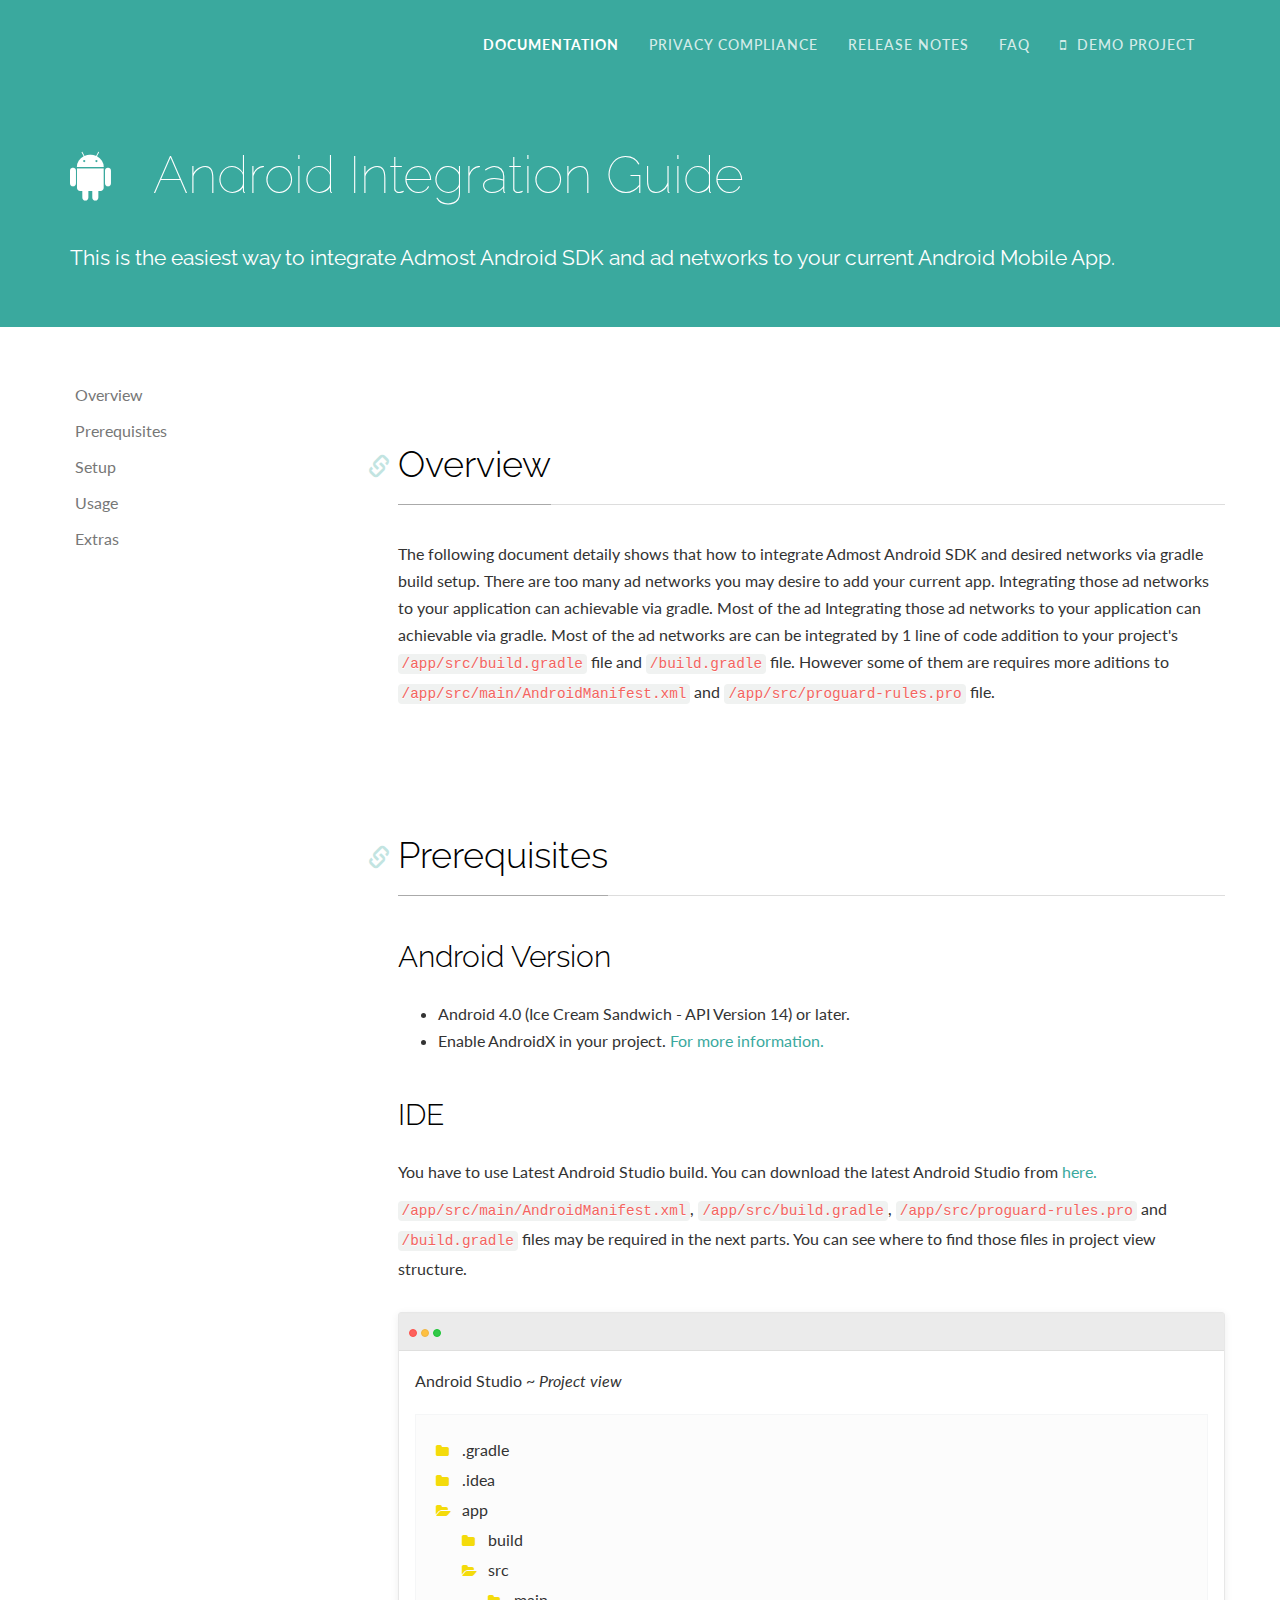
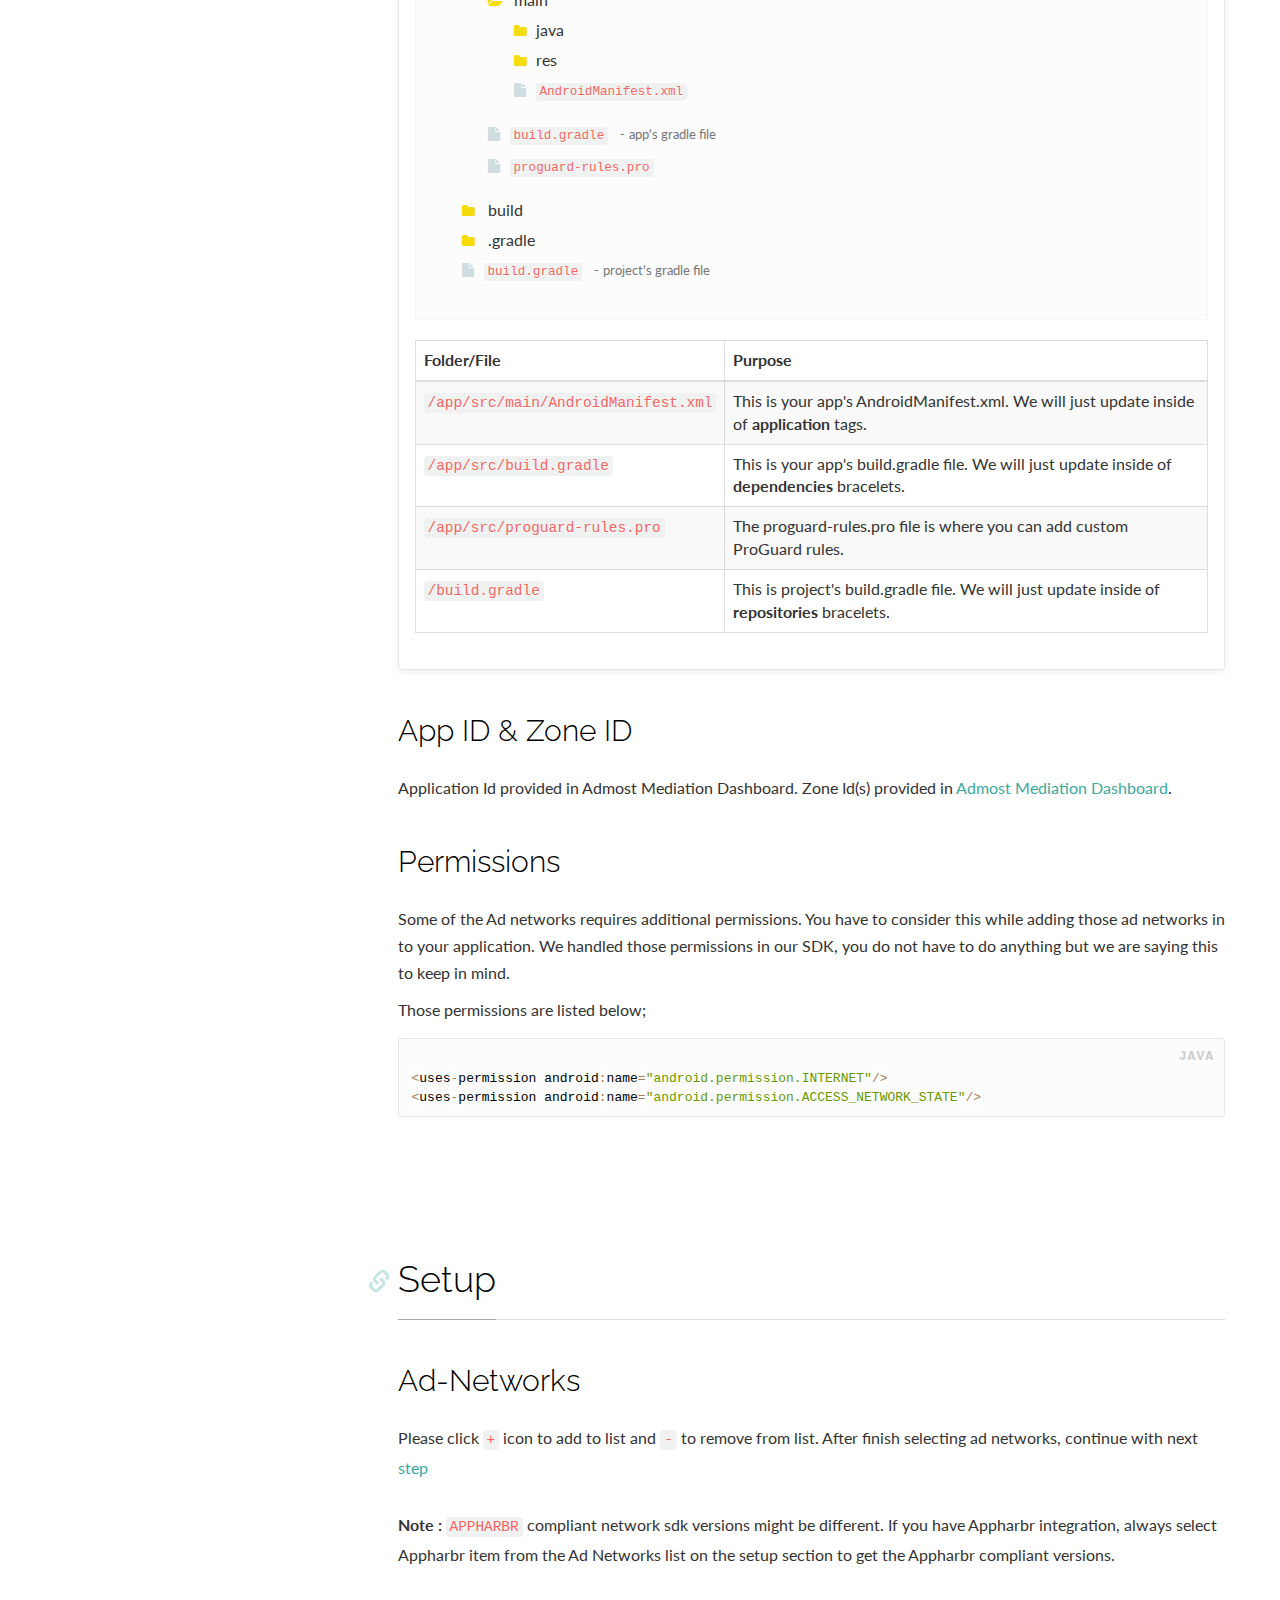
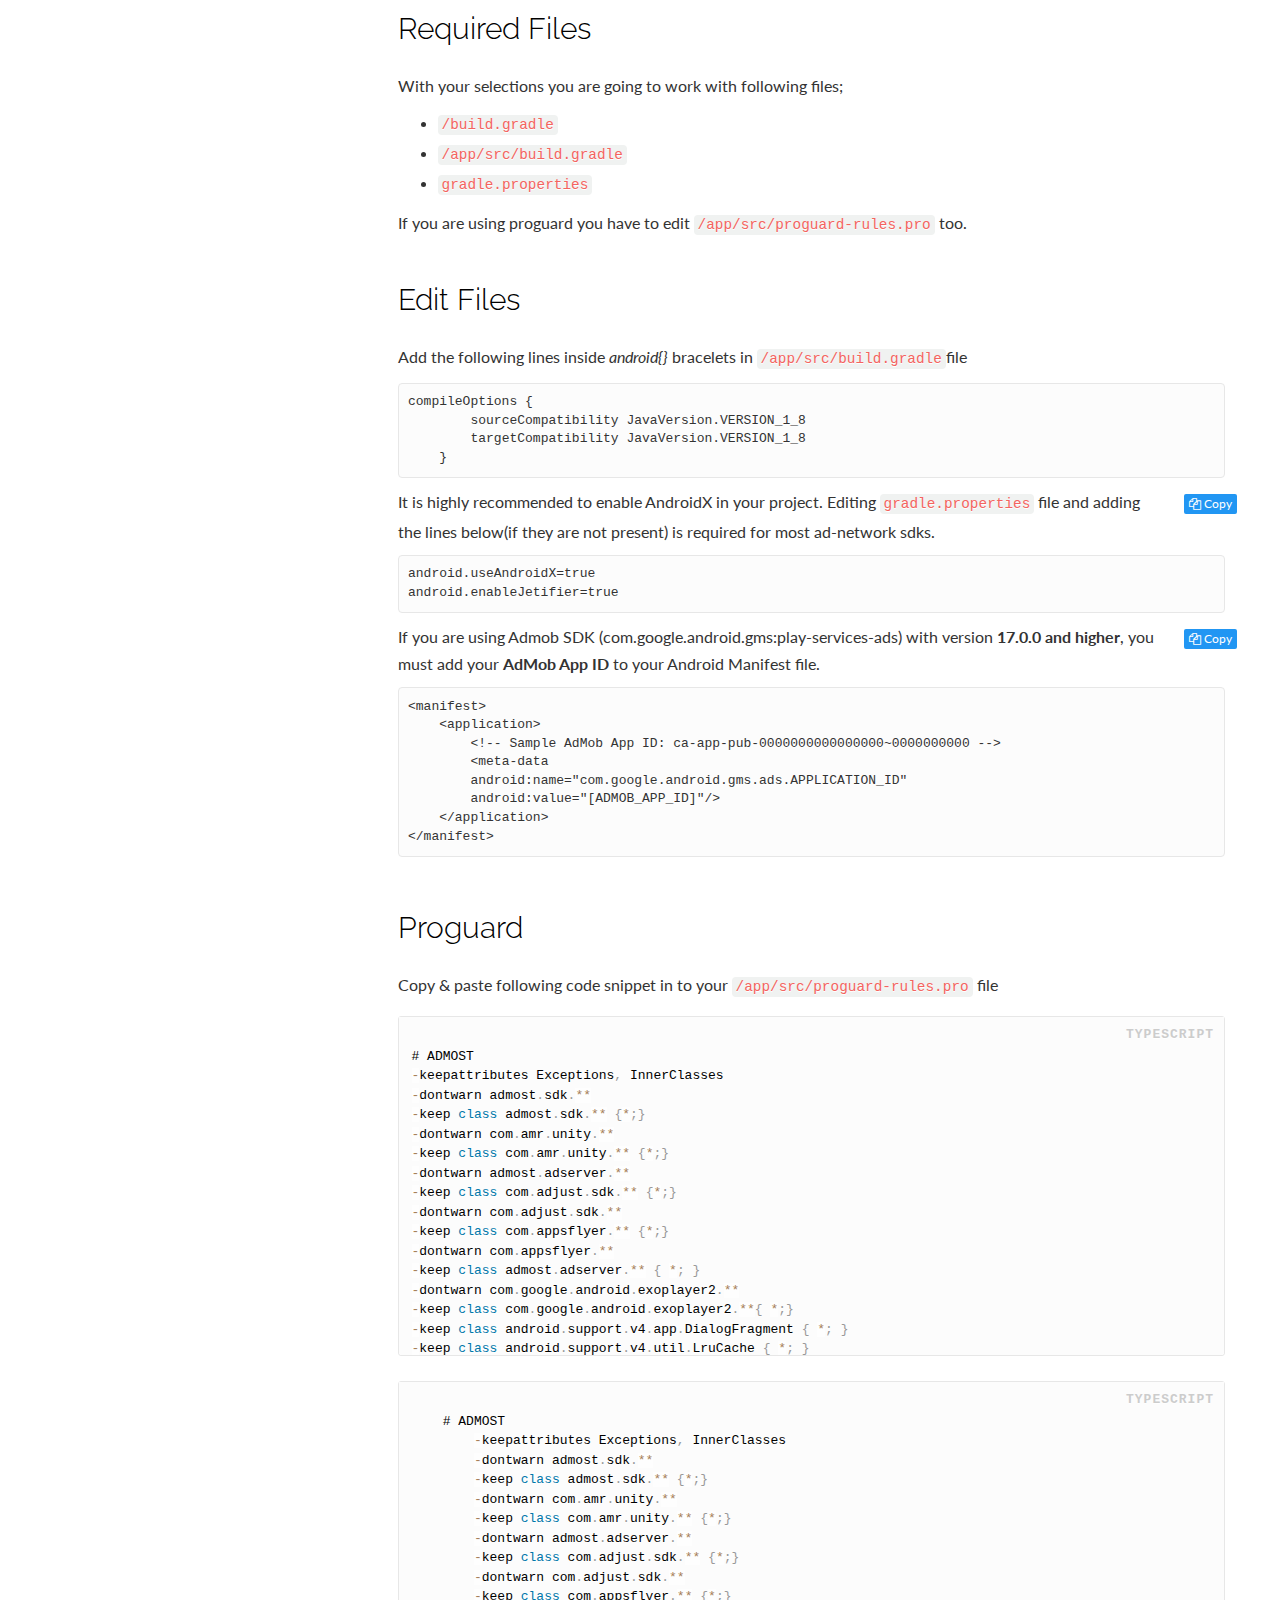
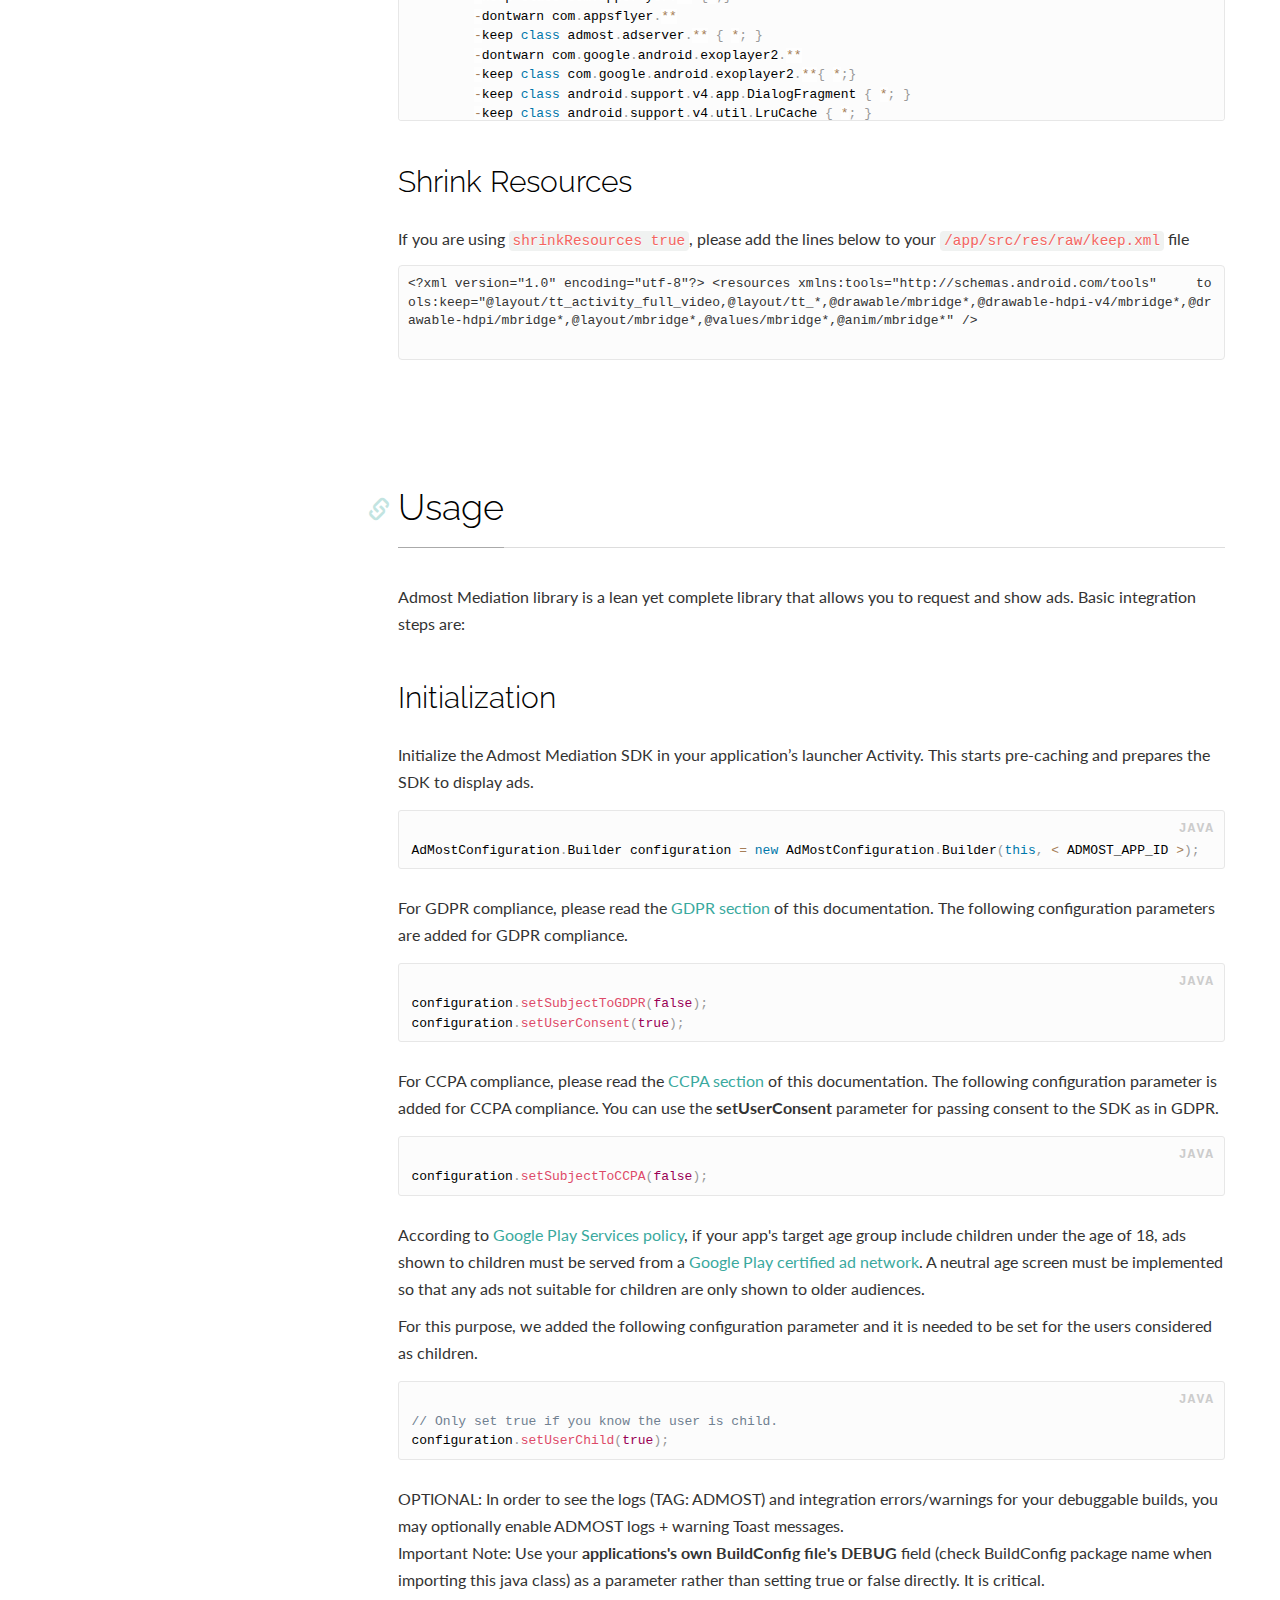
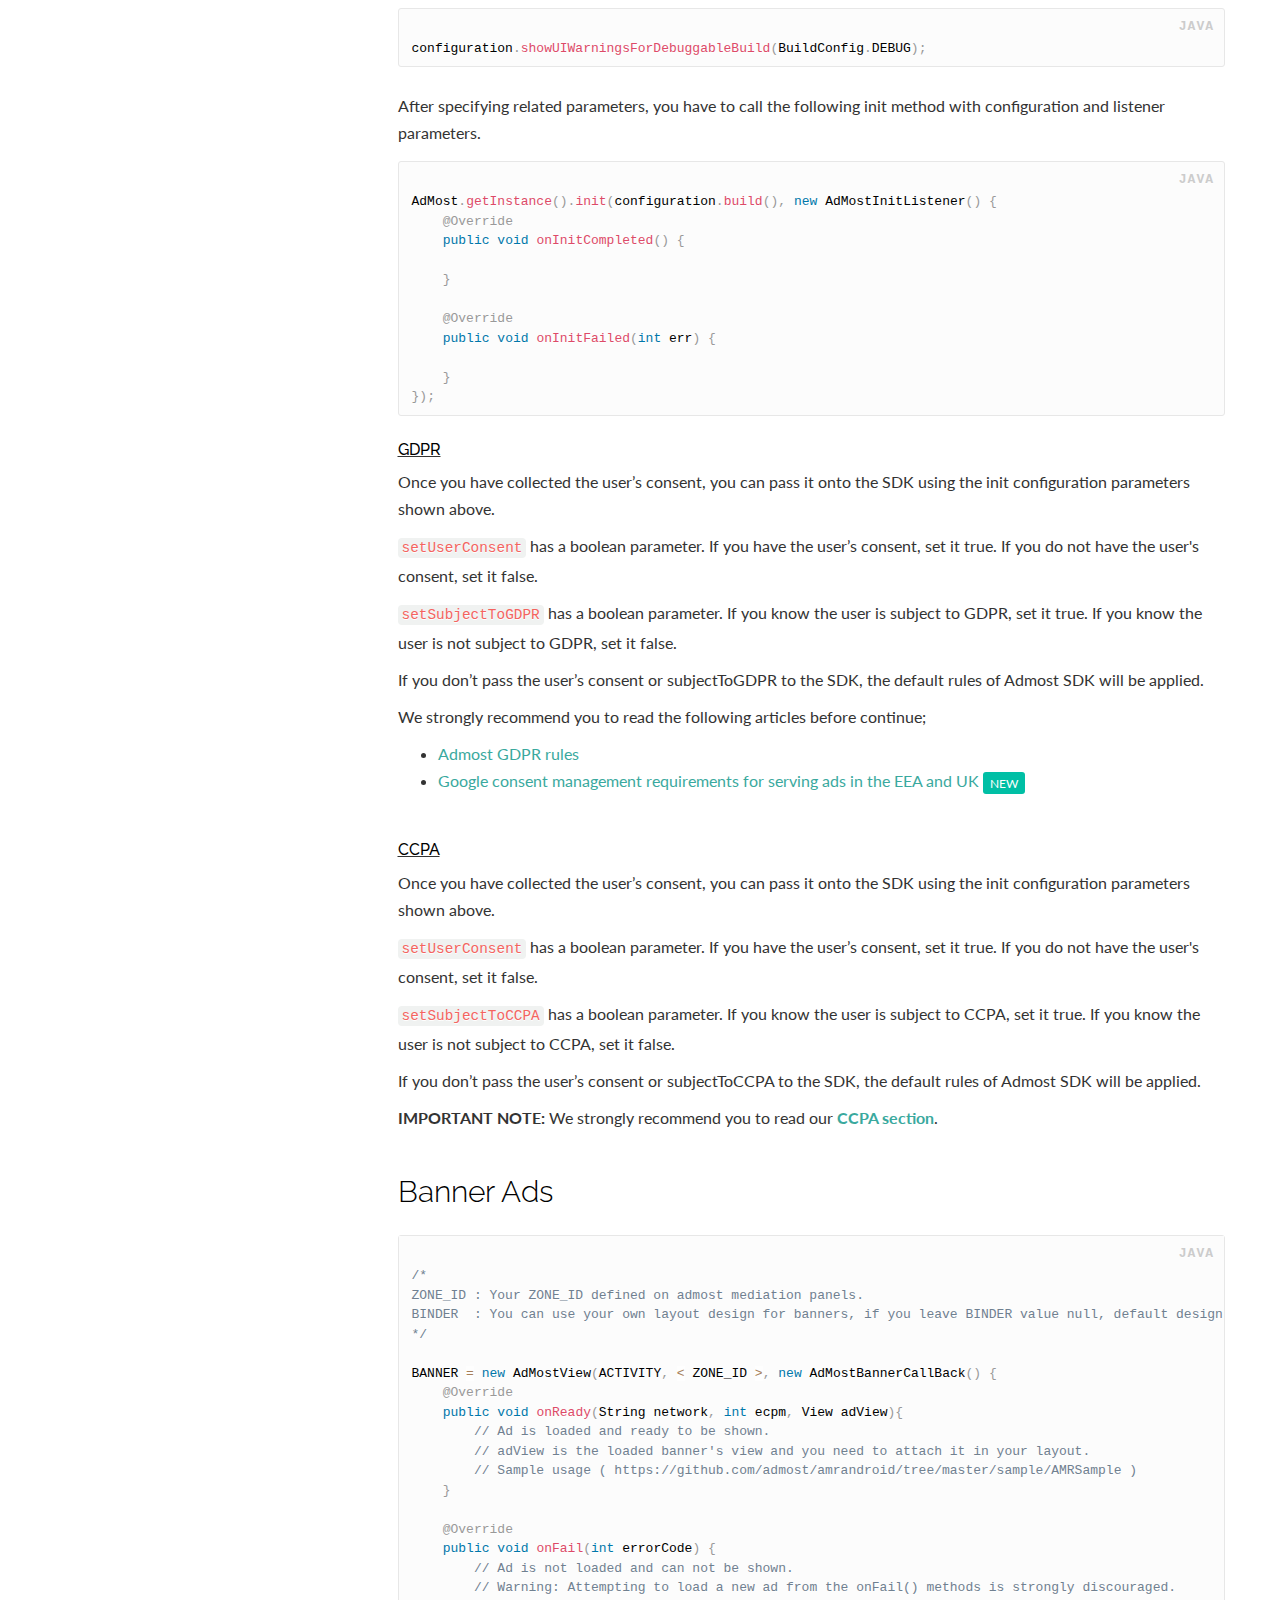
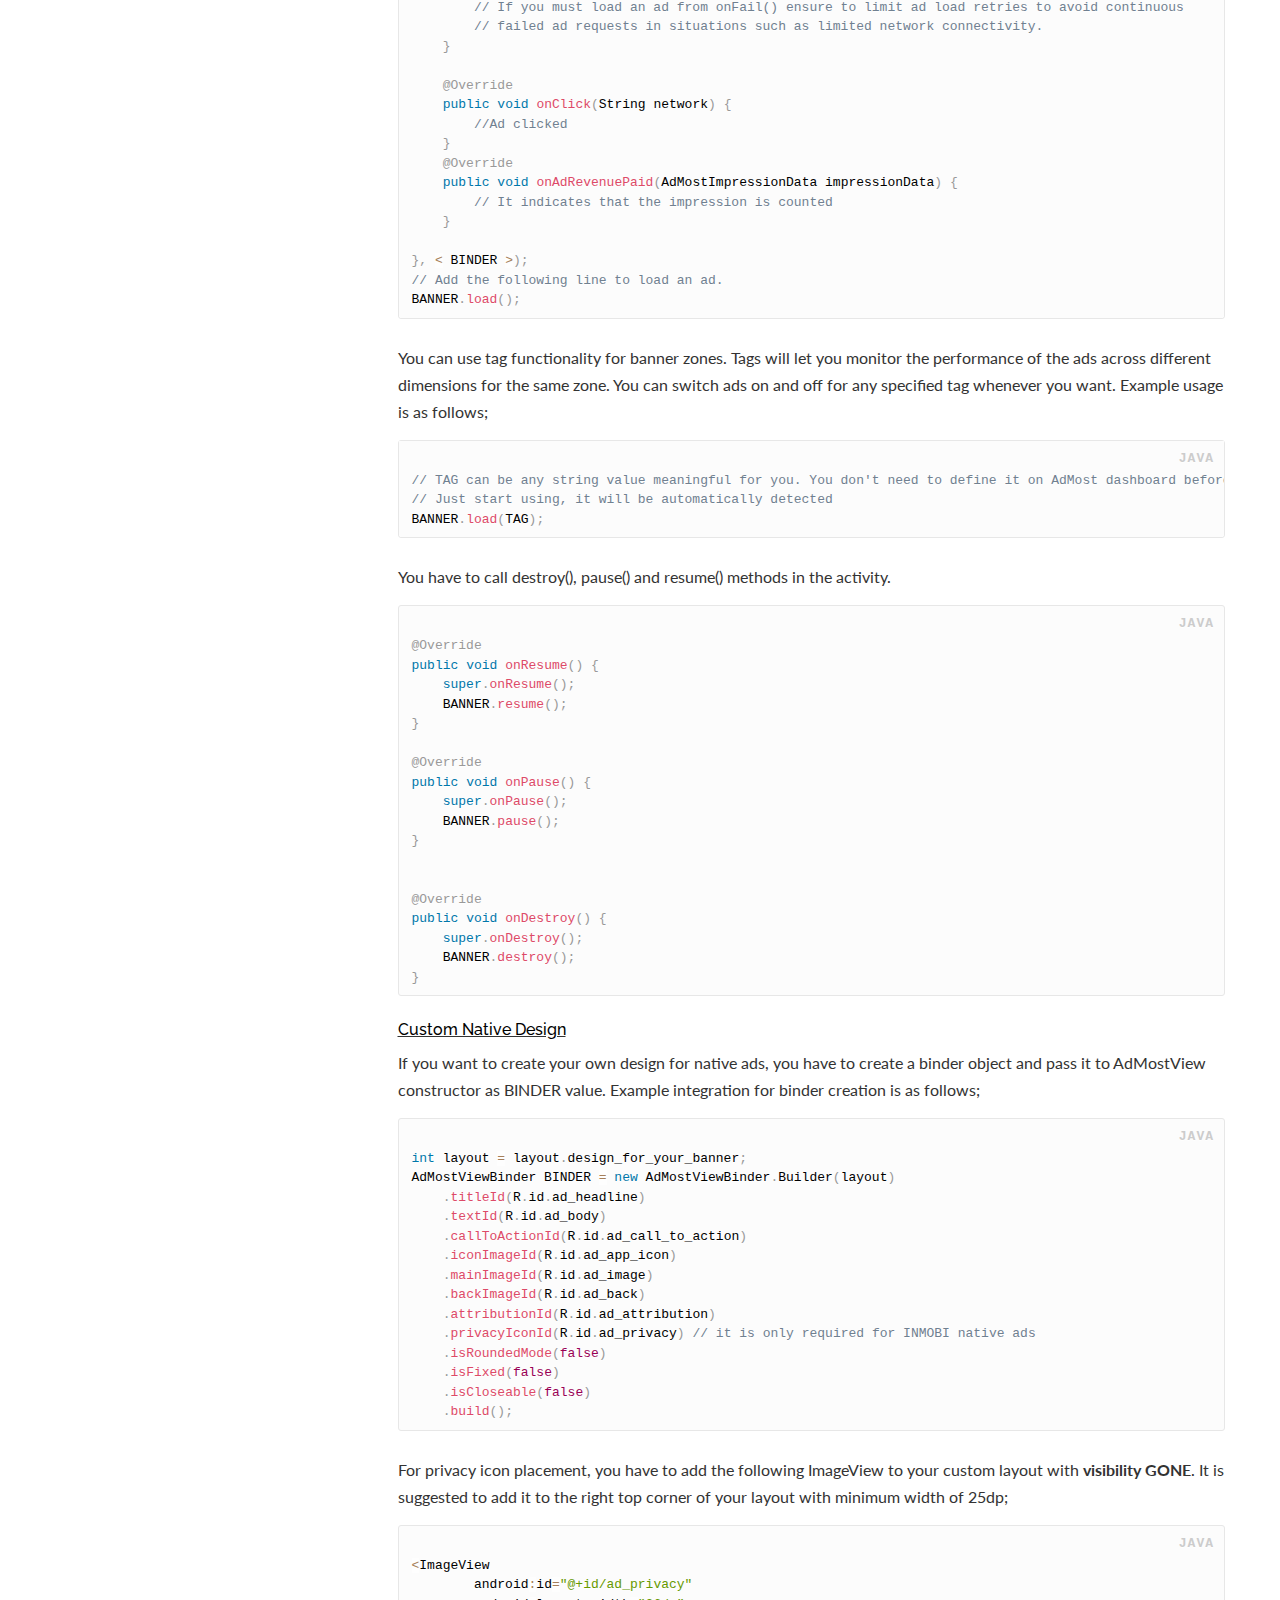
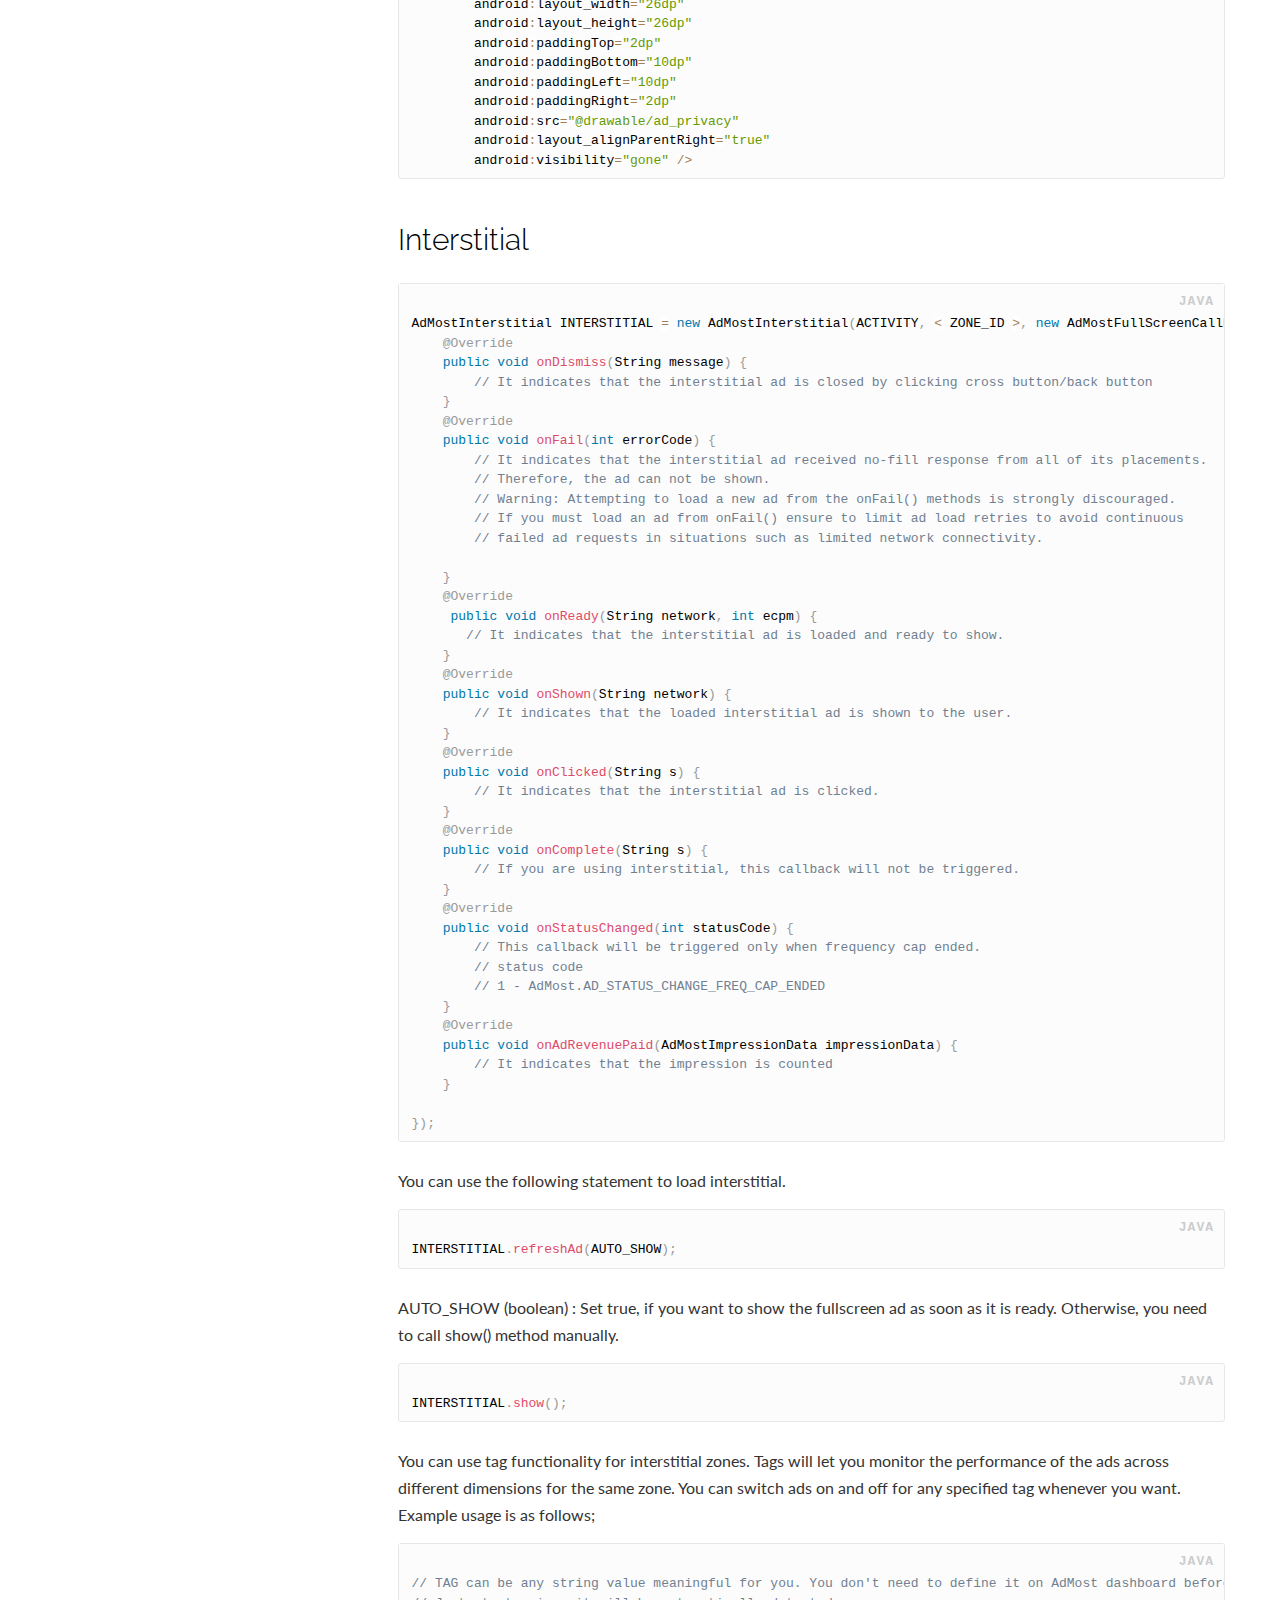
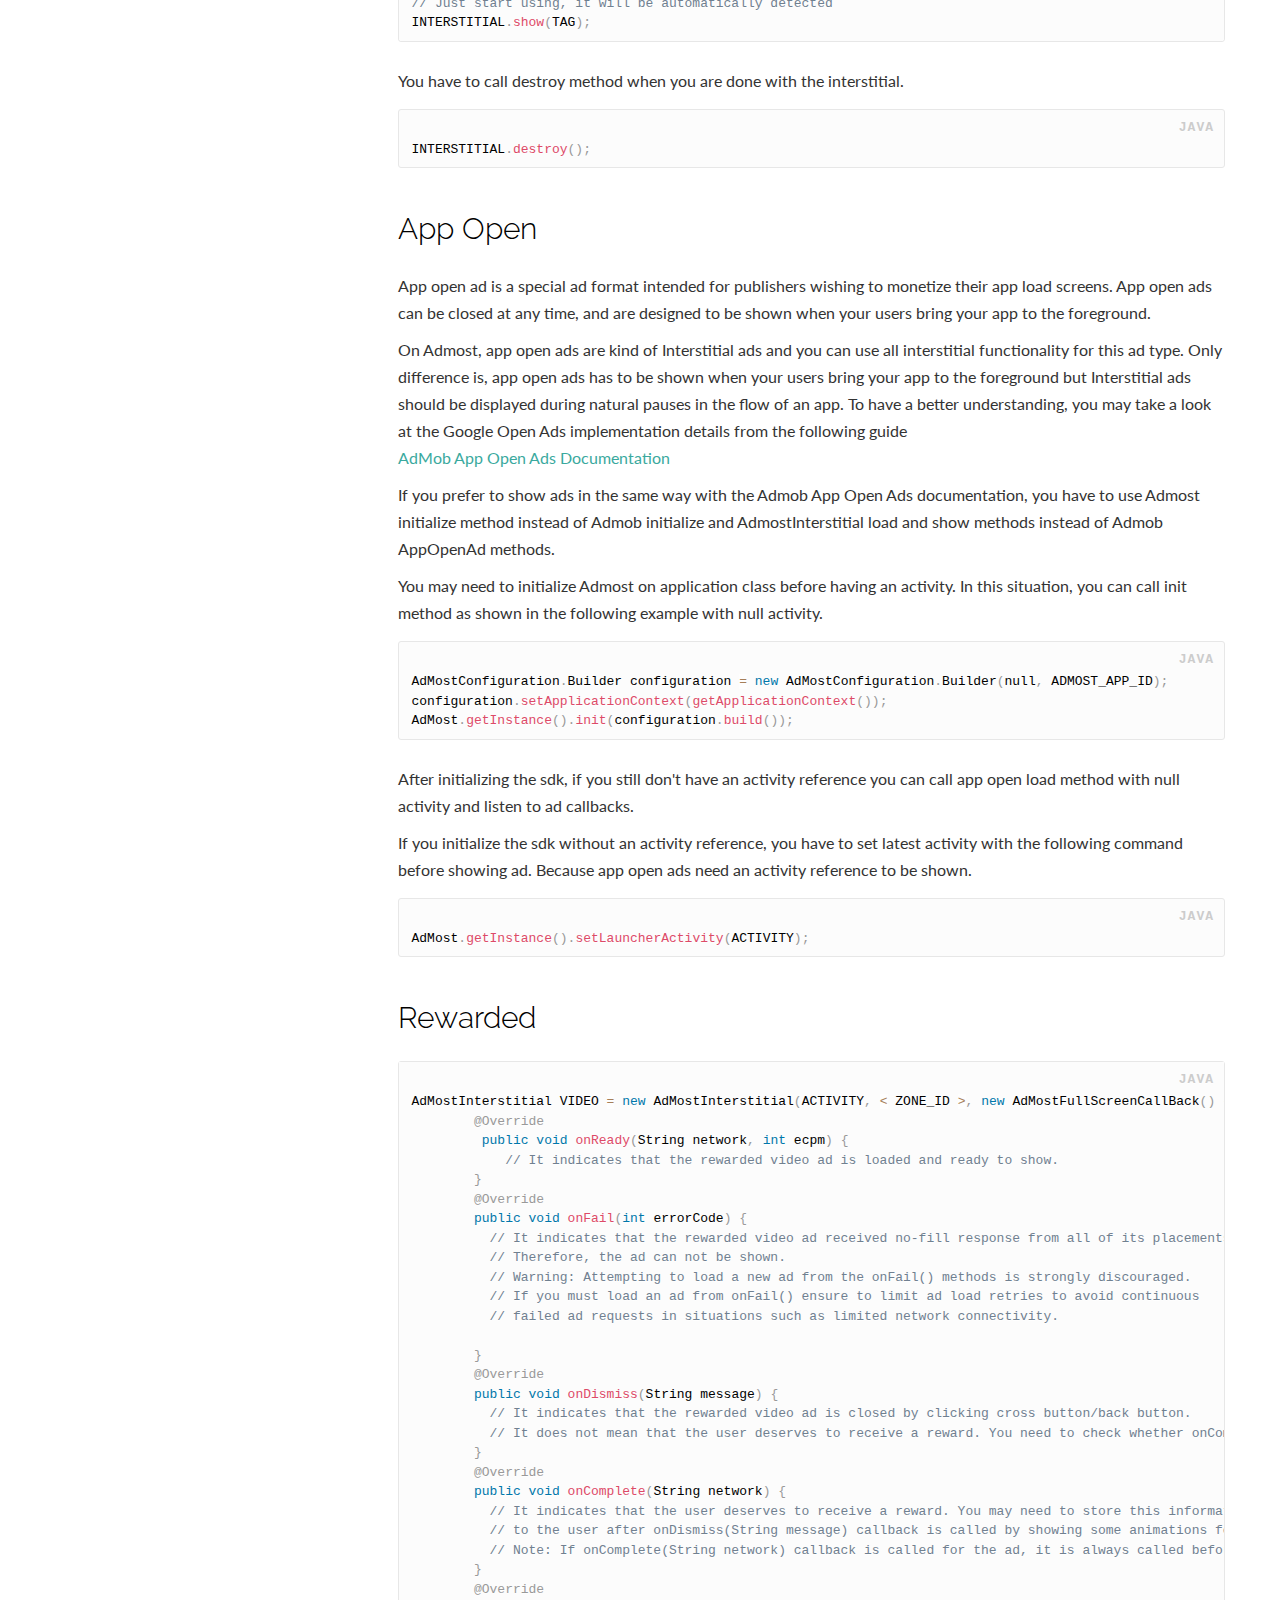
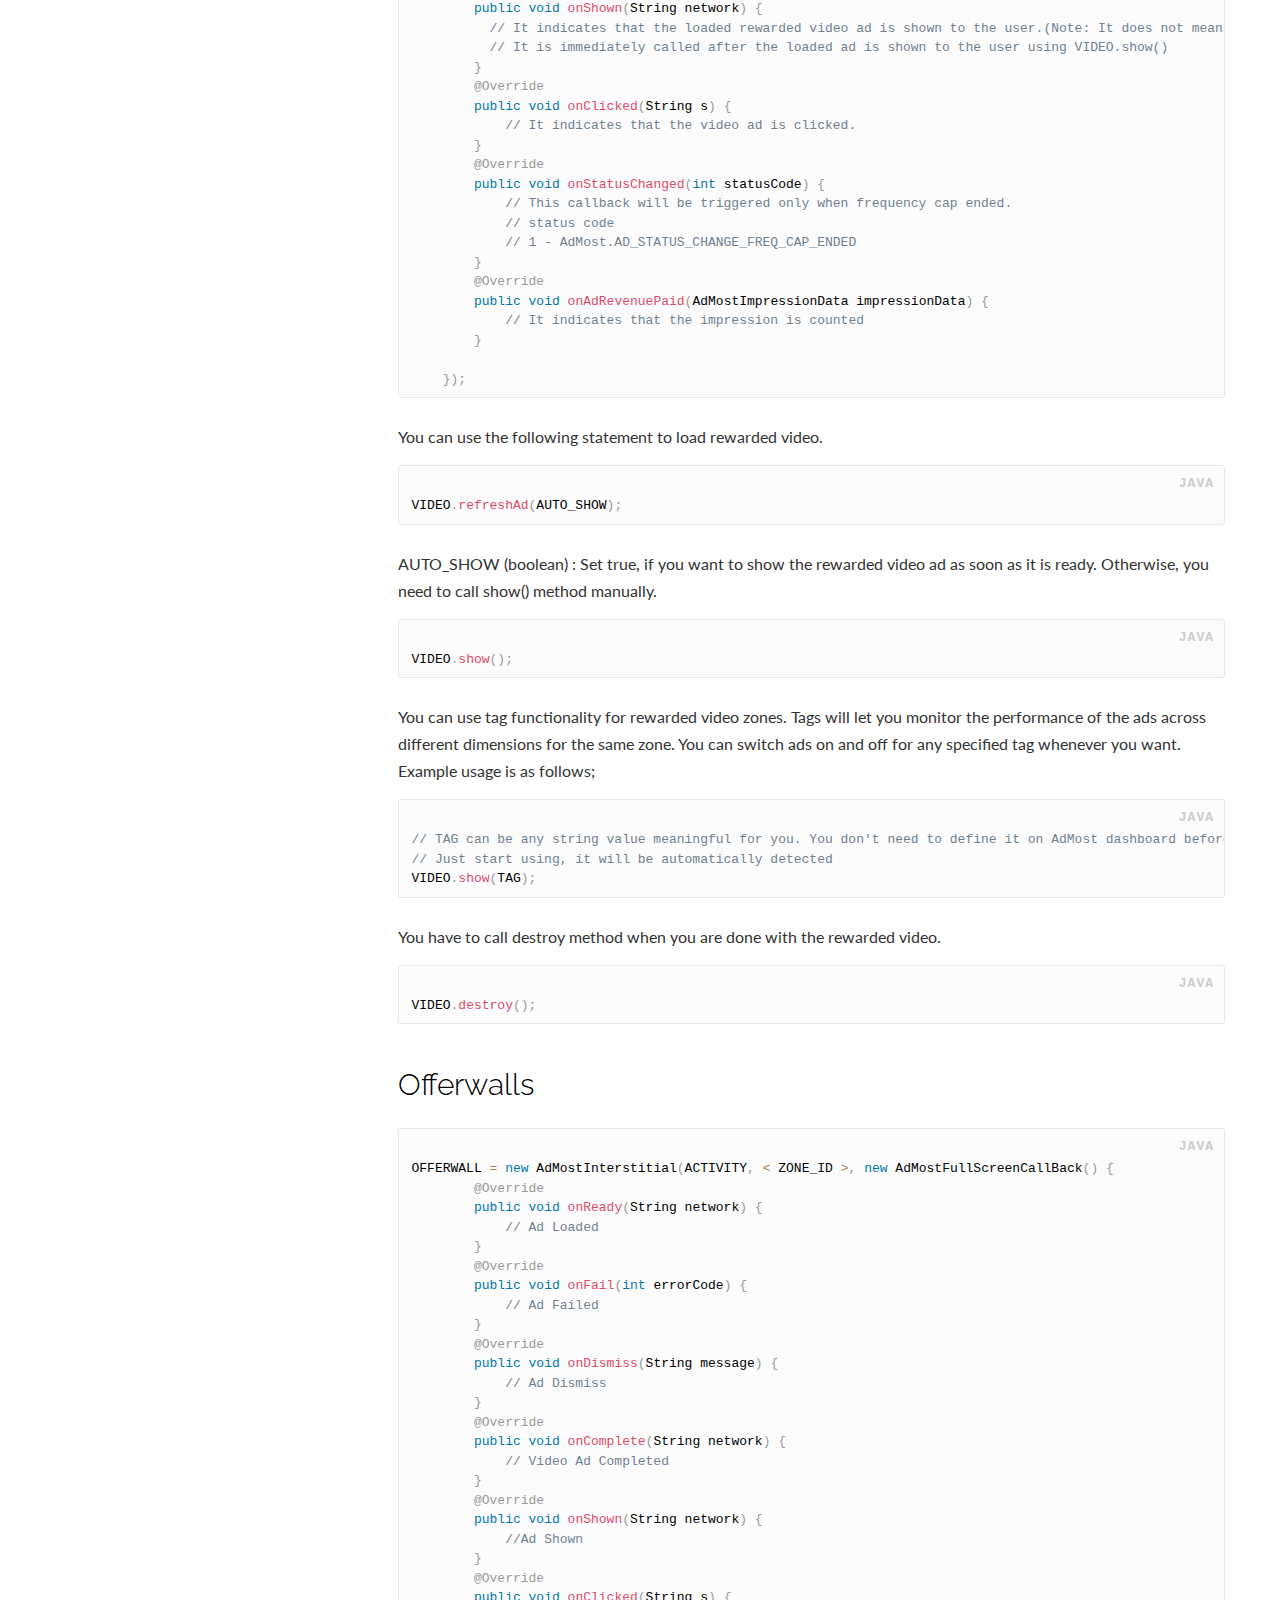
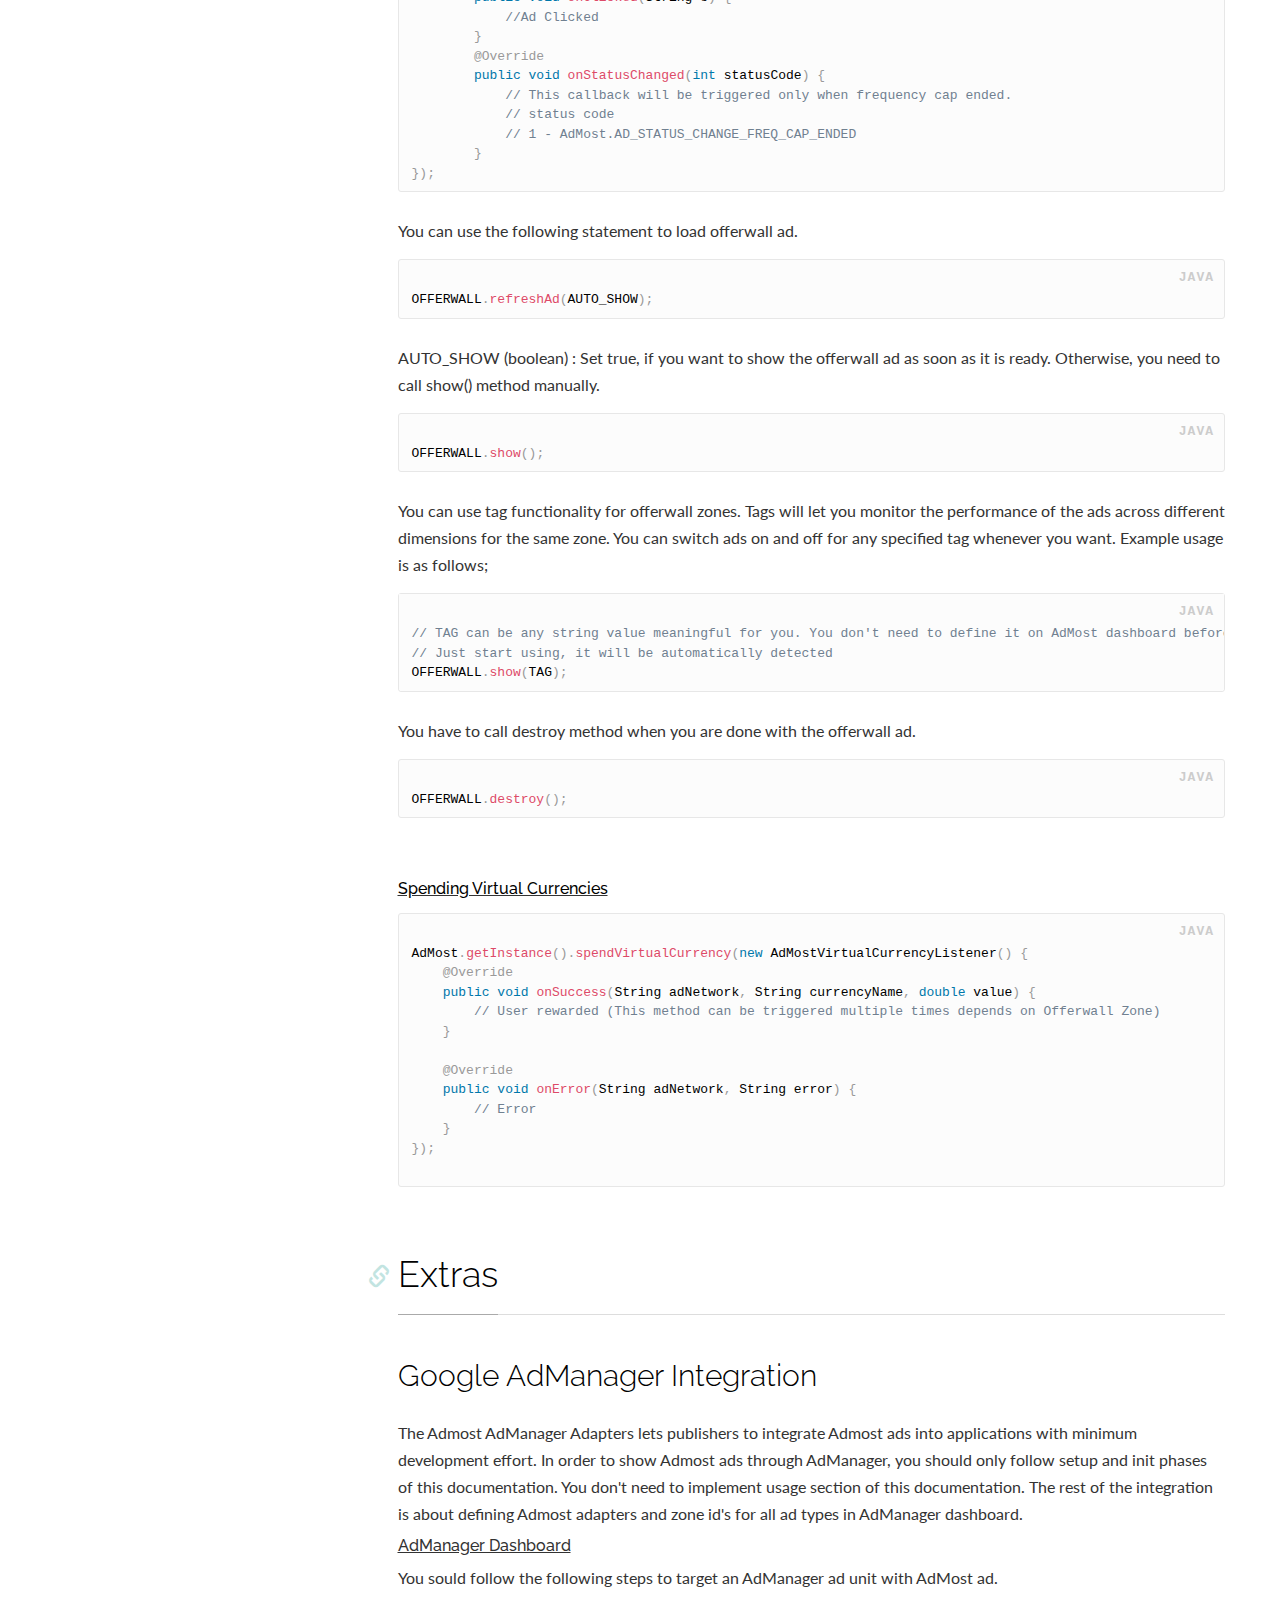
<file: docs/index.html>
<!DOCTYPE html>
<html lang="en">

<head>
    <meta charset="utf-8">
    <meta http-equiv="X-UA-Compatible" content="IE=edge">
    <meta name="viewport" content="width=device-width, initial-scale=1">
    <meta name="description" content="">
    <meta name="keywords" content="">

    <title>Admost - Android Integration</title>

    <!-- Styles -->
    <link href="assets/css/theDocs.all.min.css" rel="stylesheet">
    <link href="assets/css/custom.css" rel="stylesheet">
    <link href="assets/css/skin/skin-teal.css" rel="stylesheet">


    <!-- Fonts -->
    <link href='https://fonts.googleapis.com/css?family=Raleway:100,300,400,500%7CLato:300,400' rel='stylesheet'
        type='text/css'>

    <!-- Scripts -->
    <script src="https://ajax.googleapis.com/ajax/libs/jquery/1.12.4/jquery.min.js"></script>
    <!--script src="android_data.js?v=2.3.6.1" type="text/javascript"></script-->
    <script src="adnetworks.js?v=3" type="text/javascript"></script>

    <!-- Favicons -->
    <link rel="icon" href="https://dashboard.admost.com/Assets/img/admostfavicon.png">
    <style>
        h4 {
            font-size: 16px;
            font-weight: 500;
            text-decoration: underline;
        }
    </style>
    <style>
        @keyframes pulsate {
            0% {
                background-color: yellow;
                box-shadow: 0 0 10px yellow;
            }
            50% {
                background-color: white;
                box-shadow: 0 0 20px white;
            }
            100% {
                background-color: yellow;
                box-shadow: 0 0 10px yellow;
            }
        }

        .pulsating-highlight {
            animation: pulsate 3s infinite;
        }
    </style>
</head>

<body data-spy="scroll" data-target=".sidebar" data-offset="200">

    <header class="site-header navbar-transparent sticky">

        <!-- Top navbar & branding -->
        <nav class="navbar navbar-default">
            <div class="container">

                <!-- Toggle buttons and brand -->
                <div class="navbar-header">
                    <button type="button" class="navbar-toggle" data-toggle="collapse" data-target="#navbar"
                        aria-expanded="true" aria-controls="navbar">
                        <span class="glyphicon glyphicon-option-vertical"></span>
                    </button>

                    <button type="button" class="navbar-toggle for-sidebar" data-toggle="offcanvas">
                        <span class="icon-bar"></span>
                        <span class="icon-bar"></span>
                        <span class="icon-bar"></span>
                    </button>
                    <a class="navbar-brand" href="http://admost.github.io"><img src="assets/img/logo-white.svg"
                            alt="logo"></a>

                </div>
                <!-- END Toggle buttons and brand -->

                <!-- Top navbar -->
                <div id="navbar" class="navbar-collapse collapse" aria-expanded="true" role="banner">
                    <ul class="nav navbar-nav navbar-right">
                        <li class="active"><a href="index.html">Documentation</a></li>
                        <li><a target="_blank" href="https://admost.github.io/privacy.html">Privacy Compliance</a></li>
                        <li><a href="release-notes.html">Release Notes</a></li>
                        <li><a href="faq.html">FAQ</a></li>
                        <li><a target="_blank" href="https://github.com/admost/amrandroid/tree/master/">
                                <i class="fa fa-mobile-phone"></i>&nbsp;&nbsp;Demo Project</a>
                        </li>
                    </ul>
                </div>
                <!-- END Top navbar -->

            </div>
        </nav>
        <!-- END Top navbar & branding -->

        <!-- Banner -->
        <div class="banner auto-size" style="background-color: #3aa99e">
            <div class="container text-white">
                <h1><i class="fa fa-android"></i>&nbsp; &nbsp;Android Integration Guide</h1>
                <h5>This is the easiest way to integrate Admost Android SDK and ad networks to your current Android
                    Mobile
                    App.</h5>
            </div>
        </div>
        <!-- END Banner -->

    </header>


    <main class="container">
        <div class="row">

            <!-- Sidebar -->
            <aside class="col-sm-3 sidebar">

                <ul class="nav sidenav dropable sticky">
                    <li><a href="#overview">Overview</a></li>
                    <li>
                        <a href="#prerequisites">Prerequisites</a>
                        <ul>
                            <li><a href="#android-version">Android Version</a></li>
                            <li><a href="#ide">IDE</a></li>
                            <li><a href="#app-id-zone-id">App ID & Zone ID</a></li>
                            <li><a href="#permissions">Permissions</a></li>
                        </ul>
                    </li>
                    <li>
                        <a href="#setup">Setup</a>
                        <ul>
                            <li><a href="#pick-adnetworks">Ad-Networks</a></li>
                            <li><a href="#required-files">Required Files</a></li>
                            <li><a href="#edit-files">Edit Files</a></li>
                            <li><a href="#proguard">Proguard</a></li>
                            <li><a href="#shrink">Shrink Resources</a></li>
                        </ul>
                    </li>
                    <li>
                        <a href="#usage">Usage</a>
                        <ul>
                            <li><a href="#init">Initialization</a></li>
                            <ul style="display: block;">
                                <li><a href="#initgdpr">GDPR</a></li>
								<li><a href="#initccpa">CCPA</a></li>
                            </ul>
                            <li><a href="#banner-ads">Banner Ads</a></li>
                            <ul style="display: block;">
                                <li><a class="not-lite" href="#native-ads">Custom Native Design</a></li>
                            </ul>
                            <li><a href="#interstitial">Interstitial Ads</a></li>
                            <li><a href="#appopen">App Open Ads</a></li>
                            <li><a href="#rewarded">Rewarded Ads</a></li>

                            <li class="not-lite">
                                <a href="#offerwalls" class="has-child open">Offerwall Ads</a>
                                <ul style="display: block;">
                                    <li><a href="#spending-virtual-currencies">Spending Virtual Currencies</a></li>
                                </ul>
                            </li>
                        </ul>
                    </li>

                    <li class="not-lite"><a href="#extras">Extras</a>
                        <ul>
                            <li><a href="#dfp">Google AdManager Integration</a></li>
                            <li><a href="#testsuite">Test Suite</a></li>
                            <li><a href="#huaweiappgallery">Huawei AppGallery Applications</a></li>
                            <li><a href="#iap">In App Purchase Tracking</a></li>
                            <li><a href="#amazoniap">Amazon Store In App Purchase Tracking</a></li>
                            <li><a href="#huaweiiap">Huawei AppGallery In App Purchase Tracking</a></li>
                            <li><a href="#senduserid">Setting Application User Id</a></li>
                            <li><a href="#adjustIntegration">Adjust Integration</a></li>
                            <li><a href="#sscallbacks">Server to Server Callbacks</a></li>
                            <li><a href="#privacycheck">Privacy Consent Check</a>
                            <li style="display:none"><a href="#campaigntracking">Campaign Tracking</a></li>
                            <li><a href="#remoteconfig">Remote Config</a>
                            <li><a href="#abtest">A/B Test</a>
                            <li><a href="#umpintegration">CMP Integration <span class="label label-teal">NEW</span></a>
                            <li><a href="#thirdpartyexperiment">Third Party A/B test <span class="label label-teal">NEW</span></a>
                            </li>
                        </ul>
                    </li>


                </ul>

            </aside>
            <!-- END Sidebar -->


            <!-- Main content -->
            <article class="col-sm-9 main-content" role="main">

                <section>
                    <h2 id="overview">Overview</h2>
                    <p>The following document detaily shows that how to integrate Admost Android SDK and desired
                        networks via
                        gradle build setup. There are too many ad networks you may desire to add your current app.
                        Integrating those ad networks to your application can achievable via gradle. Most of the ad
                        Integrating those ad networks to your application can achievable via gradle. Most of the ad
                        networks
                        are can be integrated by 1 line of code addition to your project's
                        <code>/app/src/build.gradle</code> file and <code>/build.gradle</code> file. However some of
                        them
                        are requires more
                        aditions to
                        <code>/app/src/main/AndroidManifest.xml</code> and
                        <code>/app/src/proguard-rules.pro</code> file.</p>
                </section>

                <section>
                    <h2 id="prerequisites">Prerequisites</h2>
                    <h3 id="android-version">Android Version</h3>
                    <p>
						<ul>
							<li>Android 4.0 (Ice Cream Sandwich - API Version 14) or later.</li>
							<li>Enable AndroidX in your project. <a href="https://developer.android.com/jetpack/androidx/migrate">For more information.</a> </li>
						</ul>
					</p>
                    <h3 id="ide">IDE</h3>
                    <p>
                        You have to use Latest Android Studio build. You can download the latest Android Studio from <a
                            href="https://developer.android.com/studio/index.html">here. </a>
                    </p>
                    <p><code>/app/src/main/AndroidManifest.xml</code>, <code>/app/src/build.gradle</code>,
                        <code>/app/src/proguard-rules.pro</code>
                        and <code>/build.gradle</code> files may be required in the next parts. You can see where to
                        find
                        those files in project view structure.</p>

                    <div class="code-window">
                        <div class="code-preview">
                            <p>Android Studio<i> ~ Project view</i></p>
                            <div class="file-tree">
                                <ul>
                                    <li class="is-folder">
                                        .gradle
                                    </li>
                                    <li class="is-folder">
                                        .idea
                                    </li>
                                    <li class="is-folder open">
                                        app
                                        <ul>
                                            <li class="is-folder">
                                                build
                                            </li>
                                            <li class="is-folder open">
                                                src
                                                <ul>
                                                    <li class="is-folder open">
                                                        main
                                                        <ul>
                                                            <li class="is-folder">java</li>
                                                            <li class="is-folder">res</li>
                                                            <li class="is-file"><code>AndroidManifest.xml</code></li>
                                                        </ul>
                                                    </li>
                                                    <li class="is-file"><code>build.gradle</code><i>app's gradle file
                                                        </i>
                                                    </li>
                                                    <li class="is-file"><code>proguard-rules.pro</code></li>
                                                </ul>
                                            </li>
                                            <li class="is-folder">
                                                build
                                            </li>
                                            <li class="is-folder">
                                                .gradle
                                            </li>
                                            <li class="is-file"><code>build.gradle</code><i>project's gradle file</i>
                                            </li>
                                        </ul>
                                    </li>

                                </ul>
                            </div>

                            <div class="table-responsive">
                                <table class="table table-bordered table-striped">
                                    <thead>
                                        <tr>
                                            <th>Folder/File</th>
                                            <th>Purpose</th>
                                        </tr>
                                    </thead>
                                    <tbody>
                                        <tr>
                                            <td><code>/app/src/main/AndroidManifest.xml</code></td>
                                            <td>This is your app's AndroidManifest.xml. We will just update inside of
                                                <strong>application</strong>
                                                tags.
                                            </td>
                                        </tr>
                                        <tr>
                                            <td><code>/app/src/build.gradle</code></td>
                                            <td>This is your app's build.gradle file. We will just update inside of
                                                <strong>dependencies</strong>
                                                bracelets.
                                            </td>
                                        </tr>
                                        <tr>
                                            <td><code>/app/src/proguard-rules.pro</code></td>
                                            <td>The proguard-rules.pro file is where you can add custom ProGuard rules.
                                            </td>
                                        </tr>
                                        <tr>
                                            <td><code>/build.gradle</code></td>
                                            <td>This is project's build.gradle file. We will just update inside of
                                                <strong>repositories</strong>
                                                bracelets.
                                            </td>
                                        </tr>
                                    </tbody>
                                </table>
                            </div>
                        </div>
                    </div>

                    <h3 id="app-id-zone-id">App ID & Zone ID</h3>

                    <p>Application Id provided in Admost Mediation Dashboard.
                        Zone Id(s) provided in <a href="http://dashboard.admost.com/" target="_blank">Admost Mediation
                            Dashboard</a>.</p>
                    <h3 id="permissions">Permissions</h3>

                    <p>Some of the Ad networks requires additional permissions. You have to consider this while adding
                        those
                        ad networks in to your application. We handled those permissions in our SDK, you do not have to
                        do
                        anything but we are saying this to keep in mind.
                    </p>
                    <p>Those permissions are listed below;</p>

                    <pre><code class="language-java">
&lt;uses-permission android:name=&quot;android.permission.INTERNET&quot;/&gt;
&lt;uses-permission android:name=&quot;android.permission.ACCESS_NETWORK_STATE&quot;/&gt;
                </code></pre>
                </section>

                <section>
                    <h2 id="setup">Setup</h2>

                    <h3 id="pick-adnetworks">Ad-Networks</h3>

                    <p>Please click <code>+</code> icon to add to list and <code>-</code> to remove from list. After
                        finish
                        selecting ad networks, continue with next <a href="#edit-files">step</a></p>
                    <div class="row" id="adnetwork-button-list">
                    </div>
                    <p style="font-size:16px;padding-top:20px;"><b>Note :</b> <code>APPHARBR</code> compliant network sdk versions might be different. If you have Appharbr integration, always select Appharbr item from the Ad Networks list on the setup section to get the Appharbr compliant versions.</p>
                    <h3 id="required-files">Required Files</h3>
                    <p>With your selections you are going to work with following files;</p>
                    <ul id="list-of-files">
                        <li><code>/build.gradle</code></li>
                        <li><code>/app/src/build.gradle</code></li>
						<li><code>gradle.properties</code></li>

                    </ul>
                    <p>If you are using proguard you have to edit <code>/app/src/proguard-rules.pro</code> too. </p>

                    <h3 id="edit-files">Edit Files</h3>

                    <div class="row" id="file-projectgradle">
                    </div>
                    <div class="row" id="file-projectgradlejava">
                    <div class="col-md-11"><p>Add the following lines inside <var> android{}</var> bracelets in <code>/app/src/build.gradle</code>file </div>
                    <div class="col-md-1">
                    </div>
                    <div class="col-md-12" id="file-appgradlejava"> <pre><code id="code-appgradlejava"> 
                    compileOptions {
        sourceCompatibility JavaVersion.VERSION_1_8
        targetCompatibility JavaVersion.VERSION_1_8
    }</code></pre> </div></div>
                    
                    <div class="row" id="file-appgradle">
                    </div>
					<div class="row" id="file-gradleproperties">
                    </div>
                    <div class="row" id="file-androidmanifest">
                    </div>
					
					
                    <div class="row">
                        <div class="col-md-11">
                            <p>It is highly recommended to enable AndroidX in your project. Editing <code>gradle.properties</code> file and adding the lines below(if they are not present) is required for most ad-network sdks.</b> </p>
                        </div>
                        <div class="col-md-1"><button class="btn btn-xs btn-primary"
                                onclick="copyToClipboard(\'#code-gradleproperties\')"><i class="fa fa-copy"></i></if>
                                </li> Copy</button> </div>
                        <div class="col-md-12" id="file-gradleproperties">
<pre>
<code id="code-gradleproperties">
android.useAndroidX=true
android.enableJetifier=true
</code>
</pre>
                        </div>
                    </div>

                    <div class="row">
                        <div class="col-md-11">
                            <p> If you are using Admob SDK (com.google.android.gms:play-services-ads) with version
                                <b>17.0.0 and higher</b>, you must add your <b>AdMob App ID</b> to your Android Manifest
                                file. </p>
                        </div>
                        <div class="col-md-1"><button class="btn btn-xs btn-primary"
                                onclick="copyToClipboard(\'#code-androidmanifest2\')"><i class="fa fa-copy"></i></if>
                                </li> Copy</button> </div>
                        <div class="col-md-12" id="file-androidmanifest">
                            <pre><code id="code-androidmanifest2">
&lt;manifest&gt;
    &lt;application&gt;
        &lt;!-- Sample AdMob App ID: ca-app-pub-0000000000000000~0000000000 --&gt;
        &lt;meta-data
        android:name="com.google.android.gms.ads.APPLICATION_ID"
        android:value="[ADMOB_APP_ID]"/&gt;
    &lt;/application&gt;
&lt;/manifest&gt;
				</code></pre>
                        </div>
                    </div>

                    <div class="row" id="appsamurai_warning" style="display: none;">
                        <div class="col-md-11">
                            </br>
                            <h4>Appsamurai Ad-Network Usage Warning </h4>
                            <p><b>Skip this subsection if you don't use Appsamurai ad-network.</b></p>
                            <p>You need to enable Kotlin for your project , if you want to use Appsamurai.</p>
                            <p>Please visit: <a
                                    href="https://developer.android.com/kotlin/add-kotlin"><b>https://developer.android.com/kotlin/add-kotlin</b></a>
                            </p> </br>
                        </div>
                       
                    </div>

                    <div class="row"  id="nend_warning" style="display: none;">
                        <div class="col-md-11">
                            <h4>Nend Ad-Network Usage Warning </h4>
                            <p><b>Skip this subsection if you don't use Nend ad-network.</b></p>
                            <p>If you use Nend network and enable shrinkResources in your app, in addition to
                                minifyEnabled (in build gradle file: android > buildTypes > <b>shrinkResources
                                    true</b>),
                                you should have a file named <b>keep.xml</b> under res > raw folder with the following
                                content:<br>
                                <pre>
<code>
&lt;?xml version="1.0" encoding="utf-8"?&gt;
    &lt;resources xmlns:tools="http://schemas.android.com/tools"
    tools:keep="@drawable/*_thumb,@drawable/*nend*"
    tools:shrinkMode="strict" /&gt;
</code>
</pre>
                            </p>
                        </div>
                    </div>

                    <div class="row" id="adgem_warning" style="display: none;">
                        <div class="col-md-11">
                                <h4>AdGem Ad-Network Usage Warning </h4>
                                <p><b>Skip this subsection if you don't use AdGem ad-network.</b></p>
                                <pre>
<code>
// Step 1: You must use Java 8 if you want to use AdGem ad-network. 
// Add the lines inside of app's build.gradle file > 'android' tag.
compileOptions {
    sourceCompatibility JavaVersion.VERSION_1_8
    targetCompatibility JavaVersion.VERSION_1_8
}

// Step 2: Create a new XML resource file called adgem_config.xml within the res/xml directory.
// If the xml directory does not exist, please create it.
&lt;adgem-configuration applicationId="ADGEM_APP_ID" 
standardVideoAdsEnabled="false" 
rewardedVideoAdsEnabled="false" 
offerWallEnabled="true" /&gt; 

// Step 3: Add following lines to AndroidManifest.xml file.
&lt;meta-data android:name="com.adgem.Config" 
android:resource="@xml/adgem_config"/&gt; 
</code>
        </pre>
                                </p>
                        </div>
                    </div>
                    <div class="row" id="kidoz_warning" style="display: none;">
                        <div class="col-md-11">
                                <h4>Kidoz Ad-Network Usage Warning </h4>
                                <p><b>Skip this subsection if you don't use Kidoz ad-network.</b></p>
                                


Add following lines to AndroidManifest.xml file under application tag.
 
<pre> &lt;<span class="pl-ent">receiver</span> <span class="pl-e">android</span><span class="pl-e">:</span><span class="pl-e">name</span>=<span class="pl-s"><span class="pl-pds">"</span>com.kidoz.sdk.api.receivers.SdkReceiver<span class="pl-pds">"</span></span> <span class="pl-e">android</span><span class="pl-e">:</span><span class="pl-e">enabled</span>=<span class="pl-s"><span class="pl-pds">"</span>true<span class="pl-pds">"</span></span> &gt;
            &lt;<span class="pl-ent">intent-filter</span>&gt;
                &lt;<span class="pl-ent">action</span> <span class="pl-e">android</span><span class="pl-e">:</span><span class="pl-e">name</span>=<span class="pl-s"><span class="pl-pds">"</span>android.intent.action.PACKAGE_ADDED<span class="pl-pds">"</span></span>/&gt;
                &lt;<span class="pl-ent">data</span> <span class="pl-e">android</span><span class="pl-e">:</span><span class="pl-e">scheme</span>=<span class="pl-s"><span class="pl-pds">"</span>package<span class="pl-pds">"</span></span>/&gt;
            &lt;/<span class="pl-ent">intent-filter</span>&gt;
        &lt;/<span class="pl-ent">receiver</span>&gt;</pre>
       
                                </p>
                        </div>
                    </div>

                    <h3 id="proguard">Proguard</h3>
                    <p>Copy & paste following code snippet in to your <code>/app/src/proguard-rules.pro</code> file</p>
                    <!--
                <div class="row">
                    <div class="col-md-11">Copy & paste following code snippet in to your <code>/app/src/proguard-rules.pro</code> file</div>
                    <div class="col-md-1">
                        <button class="btn btn-xs btn-primary" onclick="copyToClipboard('#code-proguard')"><i
                                class="fa fa-copy"></i></if></li> Copy
                        </button>
                    </div>

                </div>

                -->
                
<pre class="pre-scrollable not-lite">
<code class="language-typescript" id="code-proguard">
# ADMOST
-keepattributes Exceptions, InnerClasses
-dontwarn admost.sdk.**
-keep class admost.sdk.** {*;}
-dontwarn com.amr.unity.**
-keep class com.amr.unity.** {*;}
-dontwarn admost.adserver.**
-keep class com.adjust.sdk.** {*;}
-dontwarn com.adjust.sdk.**
-keep class com.appsflyer.** {*;}
-dontwarn com.appsflyer.**
-keep class admost.adserver.** { *; }
-dontwarn com.google.android.exoplayer2.**
-keep class com.google.android.exoplayer2.**{ *;}
-keep class android.support.v4.app.DialogFragment { *; }
-keep class android.support.v4.util.LruCache { *; }
                        

# # # # # # # # # # # # # # # # # # # # # # # # # # # # # # # # # # # # # # # # # # # # # # # # # #

# ADCOLONY
-dontwarn com.adcolony.**
-keep class com.adcolony.** { *; }
-keepclassmembers class * { @android.webkit.JavascriptInterface &lt;methods&gt;; }
-keepclassmembers class com.adcolony.sdk.ADCNative** { *; }

# ADGEM
-keep class com.adgem.** { *; }
-dontwarn com.adgem.**

# Admatic
-keep class com.pixad.** { public *; }
-dontwarn com.pixad.**

# ADMOB / ADX / GOOGLE
-keep class com.android.vending.billing.**
-keep public class com.google.android.gms.ads.** { public *; }
-keep public class com.google.ads.** { public *; }
-keep class com.google.android.gms.** { *; }
-dontwarn com.google.android.gms.**
-keep public class com.google.android.gms.common.internal.safeparcel.SafeParcelable { public static final *** NULL; }
-keepnames class * implements android.os.Parcelable
-keepclassmembers class * implements android.os.Parcelable { public static final *** CREATOR; }
-keep @interface android.support.annotation.Keep
-keep @android.support.annotation.Keep class *
-keepclasseswithmembers class * { @android.support.annotation.Keep &lt;fields&gt;; }
-keepclasseswithmembers class * { @android.support.annotation.Keep &lt;methods&gt;; }
-keep @interface com.google.android.gms.common.annotation.KeepName
-keepnames @com.google.android.gms.common.annotation.KeepName class *
-keepclassmembernames class * { @com.google.android.gms.common.annotation.KeepName *; }
-keep @interface com.google.android.gms.common.util.DynamiteApi
-keep public @com.google.android.gms.common.util.DynamiteApi class * { public &lt;fields&gt;; public &lt;methods&gt;; }
-keep public @com.google.android.gms.common.util.DynamiteApi class * { *; }
-keep class com.google.android.apps.common.proguard.UsedBy*
-keep @com.google.android.apps.common.proguard.UsedBy* class *
-keepclassmembers class * { @com.google.android.apps.common.proguard.UsedBy* *; }
-dontwarn android.security.NetworkSecurityPolicy
-dontwarn android.app.Notification

#ADTIMING
-dontwarn com.aiming.mdt.**.*
-dontoptimize
-dontskipnonpubliclibraryclasses
-keepattributes *Annotation*
#adt
-keep class com.aiming.mdt.**{ *; }
-keepattributes *Annotation*,InnerClasses
-keepnames class * implements android.os.Parcelable {
public static final ** CREATOR;
}
#R
-keepclassmembers class **.R$* {
public static &lt;fields&gt;;
}

#AFA
-dontwarn com.admost.**
-keep class com.admost.** {*;}

# AMAZON
-dontwarn com.amazon.**
-keep class com.amazon.** { *; }
-dontwarn org.apache.http.**
-keepattributes *Annotation*

# APPLOVIN
-dontwarn com.applovin.**
-keep class com.applovin.** { *; }

# APPNEXT
-keep class com.appnext.** { *; }
-dontwarn com.appnext.**

# CHARTBOOST
-dontwarn org.apache.http.**
-dontwarn com.chartboost.sdk.impl.**
-keep class com.chartboost.sdk.** { *; }
-keepattributes *Annotation*

# CRITEO
-dontwarn com.criteo.**
-keep class com.criteo.** { *; }

# DISPLAYIO
-keep class io.display.sdk.** { *; }
-dontwarn io.display.sdk.**
-keep class com.brandio.ads.** { *;}
-dontwarn com.brandio.ads.**

# FACEBOOK
-dontwarn com.facebook.ads.**
-dontnote com.facebook.ads.**
-keep class com.facebook.** { *; }
-keepattributes Signature
-keep class com.google.android.exoplayer2.** {*;}
-dontwarn com.google.android.exoplayer2.**

# FLURRY
-keep class com.flurry.** { *; }
-dontwarn com.flurry.**
-keepattributes *Annotation*,EnclosingMethod,Signature
-keepclasseswithmembers class * { public &lt;init&gt;(android.content.Context, android.util.AttributeSet, int); }
-keep class * extends java.util.ListResourceBundle { protected Object[][] getContents(); }
-keep public class com.google.android.gms.common.internal.safeparcel.SafeParcelable { public static final *** NULL; }
-keepnames @com.google.android.gms.common.annotation.KeepName class *
-keepclassmembernames class * { @com.google.android.gms.common.annotation.KeepName *; }
-keepnames class * implements android.os.Parcelable { public static final ** CREATOR; }

# FREECORP
-keep class com.fly.** { *; }
-dontwarn com.fly.**

# FYBER
-keep class com.fyber.** { *; }
-dontwarn com.fyber.**
-keep class com.fyber.mediation.MediationConfigProvider { public static *; }
-keep class com.fyber.mediation.MediationAdapterStarter { public static *; }
-keepclassmembers class com.fyber.ads.videos.mediation.** { void setValue(java.lang.String); }

# HUAWEI-ADS
-keep class com.huawei.openalliance.ad.** { *; }
-keep class com.huawei.hms.ads.** { *; }

# INMOBI
-keepattributes SourceFile,LineNumberTable
-keep class com.inmobi.** {*;}
-dontwarn com.inmobi.**
-keep public class com.google.android.gms.**
-dontwarn com.google.android.gms.**
-dontwarn com.squareup.picasso.**
-keep class com.google.android.gms.ads.identifier.AdvertisingIdClient{public *;}
-keep class com.google.android.gms.ads.identifier.AdvertisingIdClient$Info{public *;}
-keep class com.squareup.picasso.** {*;}
-dontwarn com.squareup.picasso.**
-dontwarn com.squareup.okhttp.**
-keep class com.moat.** {*;}
-dontwarn com.moat.**
-keep class com.integralads.avid.library.* {*;}


# INNERACTIVE
-dontwarn com.fyber.**
-keep class com.fyber.** {*;}
-dontwarn com.inneractive.api.ads.**
-keep class com.inneractive.api.ads.** {*;}
-keepclassmembers class com.inneractive.api.ads.** {*;}
-keepclassmembers class com.inneractive.api.ads.sdk.nativead.** {*;}
-keepattributes Signature
-keepattributes *Annotation*
-keep class sun.misc.Unsafe { *; }
-keep class com.google.gson.stream.** { *; }
-keep class com.google.gson.examples.android.model.** { *; }
-keep class com.google.gson.Gson { *; }
-keep class com.google.gson.GsonBuilder { *; }
-keep class com.google.gson.FieldNamingStrategy { *; }

# IRONSOURCE
-dontwarn com.ironsource.**
-keep class com.ironsource.** { *; }
-keepclassmembers class * implements android.os.Parcelable { public static final android.os.Parcelable$Creator *; }
-keep public class com.google.android.gms.ads.** { public *; }
-keep class com.ironsource.adapters.** { *; }
-dontwarn com.moat.**
-keep class com.moat.** { public protected private *; }

# LOOPME
-dontwarn com.loopme.**
-keep class com.loopme.** { *; }

# MEDIABRIX
-keep class com.mediabrix.** { *; }
-keep class com.moat.** { *; }
-keep class mdos.** { *; }
-dontwarn com.mediabrix.**
-dontwarn com.moat.**
-dontwarn mdos.**

# MILLENNIAL & NEXAGE
-keep class com.millennialmedia.** { *; }
-dontwarn com.millennialmedia.**

# MINTEGRAL
-keepattributes Signature
-keepattributes *Annotation*
-keep class com.mbridge.** {*; }
-keep interface com.mbridge.** {*; }
-dontwarn com.mbridge.**
-keepclassmembers class **.R$* { public static final int mbridge*; }

-keep public class com.mbridge.* extends androidx.** { *; }
-keep public class androidx.viewpager.widget.PagerAdapter{*;}
-keep public class androidx.viewpager.widget.ViewPager.OnPageChangeListener{*;}
-keep interface androidx.annotation.IntDef{*;}
-keep interface androidx.annotation.Nullable{*;}
-keep interface androidx.annotation.CheckResult{*;}
-keep interface androidx.annotation.NonNull{*;}
-keep public class androidx.fragment.app.Fragment{*;}
-keep public class androidx.core.content.FileProvider{*;}
-keep public class androidx.core.app.NotificationCompat{*;}
-keep public class androidx.appcompat.widget.AppCompatImageView {*;}
-keep public class androidx.recyclerview.*{*;}
-keep class com.mbridge.msdk.foundation.tools.FastKV{*;}
-keep class com.mbridge.msdk.foundation.tools.FastKV$Builder{*;}

# MOBFOX
-dontwarn com.mobfox.**
-keep class com.mobfox.** { *; }
-keep class com.mobfox.adapter.** { *; }
-keep class com.mobfox.sdk.** { *; }

# MYTARGET
-keep class com.my.target.** {*;} 

# NEND
-keep class net.nend.android.** { *; }
-dontwarn net.nend.android.**

# NATIVEX
-dontwarn com.nativex.**
-keep class com.nativex.** { *; }

# OGURY
-dontwarn com.ogury.**
-keep class com.ogury.** { *; }

# OUTBID
-dontwarn outbid.com.outbidsdk.**
-keep class outbid.com.outbidsdk.** { *; }

# QUMPARA
-dontwarn com.qumpara.analytics.**
-keep class com.qumpara.analytics.** { *; }
-dontwarn com.qumpara.offerwall.sdk.**
-keep class com.qumpara.offerwall.sdk.** { *; }

#POLLFISH
-dontwarn com.pollfish.** 
-keep class com.pollfish.** { *; }

# PUBNATIVE
-keepattributes Signature
-keep class net.pubnative.** { *; }
-dontwarn net.pubnative.**
-keep class com.squareup.picasso.** { *; }
-dontwarn com.squareup.picasso.**

# REVMOB
-dontwarn rm.com.android.sdk.**
-keep class rm.com.android.sdk.** { public *; }

# RETROFIT
-dontwarn retrofit2.**
-keep class retrofit2.** { *; }
-keepattributes Signature
-keepattributes Exceptions
-keepclasseswithmembers class * {
    @retrofit2.http.* &lt;methods&gt;;
}

# SMAATO
-dontwarn com.smaato.**
-keep class com.smaato.** { public *; }
-assumenosideeffects class android.util.Log {
    public static *** d(...);
    public static *** v(...);
    public static *** i(...);
}
-keep public class com.smaato.soma.internal.connector.OrmmaBridge { public *; }
-keepattributes *Annotation*
-dontwarn com.smaato.soma.SomaUnityPlugin*
-dontwarn com.millennialmedia**
-dontwarn com.facebook.**

# SMARTAD
-keep class com.smartadserver.** { *; }
-dontwarn com.smartadserver.**


# STARTAPP
-keepattributes Exceptions, InnerClasses, Signature, Deprecated, SourceFile, LineNumberTable, *Annotation*, EnclosingMethod
-dontwarn android.webkit.JavascriptInterface
-keep class com.startapp.** { *; }
-dontwarn com.startapp.**

# TAPJOY
-keep class com.tapjoy.** {*;}
-keep class com.moat.** {*;}
-keepattributes JavascriptInterface
-keepattributes *Annotation*
-keep class * extends java.util.ListResourceBundle {protected Object[][] getContents();}
-keep public class com.google.android.gms.common.internal.safeparcel.SafeParcelable {public static final *** NULL;}
-keepnames @com.google.android.gms.common.annotation.KeepName class *
-keepclassmembernames class * {@com.google.android.gms.common.annotation.KeepName *;}
-keepnames class * implements android.os.Parcelable {public static final ** CREATOR;}
-keep class com.google.android.gms.ads.identifier.** {*;}
-dontwarn com.tapjoy.**

# TAPPX
-keepattributes *Annotation*
-keepclassmembers class com.google.**.R$* { public static &lt;fields&gt;; }
-keep public class com.google.ads.** {*;}
-keep public class com.google.android.gms.** {*;}
-keep public class com.tappx.** { *; }
-dontwarn com.tappx.**

#PANGLE
-dontwarn com.bytedance.**
-keep class com.bytedance.** {*;}

# UNITY
-dontwarn com.unity3d.**
-keep class com.unity3d.ads.** { *; }

# Vungle
-dontwarn com.vungle.**
-dontnote com.vungle.**
-keep class com.vungle.** { *; }
-dontwarn com.vungle.warren.error.VungleError$ErrorCode
-keep class com.moat.** { *; }
-dontwarn com.moat.**
-dontwarn org.codehaus.mojo.animal_sniffer.IgnoreJRERequirement
-dontwarn okio.**
-dontwarn retrofit2.Platform$Java8
-keepattributes Signature
-keepattributes InnerClasses
-keepattributes *Annotation*
-dontwarn sun.misc.**
-keep class com.google.gson.examples.android.model.** { *; }
-keep class * implements com.google.gson.TypeAdapterFactory
-keep class * implements com.google.gson.JsonSerializer
-keep class * implements com.google.gson.JsonDeserializer
-keep class com.google.android.gms.internal.** { *; }
-dontwarn com.google.android.gms.ads.identifier.**

-keepclassmembers enum com.vungle.warren.** { *; }
-dontwarn kotlin.Unit
-dontwarn retrofit2.-KotlinExtensions
-keepclassmembers,allowshrinking,allowobfuscation interface * {
    @retrofit2.http.* &lt;methods&gt;;
}
-dontwarn okhttp3.**
-dontwarn javax.annotation.**
-dontwarn org.conscrypt.**
-keepnames class okhttp3.internal.publicsuffix.PublicSuffixDatabase
-keepclassmembers class * extends com.vungle.warren.persistence.Memorable {
   public &lt;init&gt;(byte[]);
}

-dontwarn com.google.protobuf.**
-keepclassmembers class com.google.protobuf.** {
 *;
}
-keep class * extends com.google.protobuf.GeneratedMessageLite { *; }


#YANDEX
-dontwarn com.yandex.**
-keep class com.yandex.** { *; }                        

# YOUAPPI
-keep class com.google.gson.**{ *;}
-keep class com.google.android.gms.**{*;}
-keep class com.youappi.sdk.**{*;}
-keep interface com.youappi.sdk.**{*;}
-keep enum com.youappi.sdk.**{*;}
-keepclassmembers class * {
   @android.webkit.JavascriptInterface &lt;methods&gt;;
}

# VERIZON
-keepclassmembers class com.verizon.ads** {
public *;
}
-keep class com.verizon.ads**
    </code>
</pre>
          
<pre class="pre-scrollable is-lite" >
    <code class="language-typescript" id="code-proguard">
        # ADMOST
        -keepattributes Exceptions, InnerClasses
        -dontwarn admost.sdk.**
        -keep class admost.sdk.** {*;}
        -dontwarn com.amr.unity.**
        -keep class com.amr.unity.** {*;}
        -dontwarn admost.adserver.**
        -keep class com.adjust.sdk.** {*;}
        -dontwarn com.adjust.sdk.**
        -keep class com.appsflyer.** {*;}
        -dontwarn com.appsflyer.**
        -keep class admost.adserver.** { *; }
        -dontwarn com.google.android.exoplayer2.**
        -keep class com.google.android.exoplayer2.**{ *;}
        -keep class android.support.v4.app.DialogFragment { *; }
        -keep class android.support.v4.util.LruCache { *; }
        
        # ADMOB / ADX / GOOGLE
        -keep class com.android.vending.billing.**
        -keep public class com.google.android.gms.ads.** { public *; }
        -keep public class com.google.ads.** { public *; }
        -keep class com.google.android.gms.** { *; }
        -dontwarn com.google.android.gms.**
        -keep public class com.google.android.gms.common.internal.safeparcel.SafeParcelable { public static final *** NULL; }
        -keepnames class * implements android.os.Parcelable
        -keepclassmembers class * implements android.os.Parcelable { public static final *** CREATOR; }
        -keep @interface android.support.annotation.Keep
        -keep @android.support.annotation.Keep class *
        -keepclasseswithmembers class * { @android.support.annotation.Keep &lt;fields&gt;; }
        -keepclasseswithmembers class * { @android.support.annotation.Keep &lt;methods&gt;; }
        -keep @interface com.google.android.gms.common.annotation.KeepName
        -keepnames @com.google.android.gms.common.annotation.KeepName class *
        -keepclassmembernames class * { @com.google.android.gms.common.annotation.KeepName *; }
        -keep @interface com.google.android.gms.common.util.DynamiteApi
        -keep public @com.google.android.gms.common.util.DynamiteApi class * { public &lt;fields&gt;; public &lt;methods&gt;; }
        -keep public @com.google.android.gms.common.util.DynamiteApi class * { *; }
        -keep class com.google.android.apps.common.proguard.UsedBy*
        -keep @com.google.android.apps.common.proguard.UsedBy* class *
        -keepclassmembers class * { @com.google.android.apps.common.proguard.UsedBy* *; }
        -dontwarn android.security.NetworkSecurityPolicy
        -dontwarn android.app.Notification
        
        # FACEBOOK
        -dontwarn com.facebook.ads.**
        -dontnote com.facebook.ads.**
        -keep class com.facebook.** { *; }
        -keepattributes Signature
        -keep class com.google.android.exoplayer2.** {*;}
        -dontwarn com.google.android.exoplayer2.**
        
        # MINTEGRAL
        -keepattributes Signature
        -keepattributes *Annotation*
        -keep class com.mbridge.** {*; }
        -keep interface com.mbridge.** {*; }
        -keep interface androidx.** { *; }
        -keep class androidx.** { *; }
        -keep public class * extends androidx.** { *; }
        -dontwarn com.mbridge.**
        
        #PANGLE
        -dontwarn com.bytedance.**
        -keep class com.bytedance.** {*;}
        -keep class **.R$* { public static final int mbridge*; }
    </code>
</pre>


          
                    <h3 id="shrink">Shrink Resources</h3>
                    <p>If you are using <code>shrinkResources true</code>, please add the lines below to your <code>/app/src/res/raw/keep.xml</code> file</p>

                    <pre><code>
                    &lt;?xml version=&quot;1.0&quot; encoding=&quot;utf-8&quot;?&gt; &lt;resources xmlns:tools=&quot;http://schemas.android.com/tools&quot;     tools:keep=&quot;@layout/tt_activity_full_video,@layout/tt_*,@drawable/mbridge*,@drawable-hdpi-v4/mbridge*,@drawable-hdpi/mbridge*,@layout/mbridge*,@values/mbridge*,@anim/mbridge*&quot; /&gt;
                    </code>
                    </pre>

                </section>

                <section>
                    <h2 id="usage">Usage</h2>

                    <p>Admost Mediation library is a lean yet complete library that allows you to request and show ads.
                        Basic integration steps are:</p>
                    <h3 id="init">Initialization</h3>
                    <p>Initialize the Admost Mediation SDK in your application’s launcher Activity. This starts
                        pre-caching
                        and prepares the SDK to display ads.</p>
                    <pre><code class="language-java">AdMostConfiguration.Builder configuration = new AdMostConfiguration.Builder(this, < ADMOST_APP_ID >);
					</code></pre>
					
					<p>For GDPR compliance, please read the <a href="#initgdpr">GDPR section</a> of this documentation. The following configuration parameters are added for GDPR compliance.</p>
<pre><code class="language-java">
configuration.setSubjectToGDPR(false);
configuration.setUserConsent(true);
</code></pre>
<p>For CCPA compliance, please read the <a href="#initccpa">CCPA section</a> of this documentation. The following configuration parameter is added for CCPA compliance. You can use the <b>setUserConsent</b> parameter for passing consent to the SDK as in GDPR.</p>
<pre><code class="language-java">
configuration.setSubjectToCCPA(false);
</code></pre>

<p>According to <a href="https://support.google.com/googleplay/android-developer/answer/9285070" target="_blank">Google Play Services policy</a>, if your app's target age group include children under the age of 18, ads shown to children must be served from a <a href="https://support.google.com/googleplay/android-developer/answer/9283445" rel="noopener" target="_blank">Google Play certified ad network</a>. A neutral age screen must be implemented so that any ads not suitable for children are only shown to older audiences.</p>
<p>For this purpose, we added the following configuration parameter and it is needed to be set for the users considered as children.</p>
<pre><code class="language-java">
// Only set true if you know the user is child. 
configuration.setUserChild(true);
</code></pre>

<p>OPTIONAL: In order to see the logs (TAG: ADMOST) and integration errors/warnings for your debuggable builds, you may optionally enable ADMOST logs + warning Toast messages. <br>Important Note: Use your <strong>applications's own BuildConfig file's DEBUG</strong> field (check BuildConfig package name when importing this java class) as a parameter rather than setting true or false directly. It is critical.</p>
<pre><code class="language-java">
configuration.showUIWarningsForDebuggableBuild(BuildConfig.DEBUG);
</code></pre>


<p>After specifying related parameters, you have to call the following init method with configuration and listener parameters.</p>
<pre><code class="language-java">

AdMost.getInstance().init(configuration.build(), new AdMostInitListener() {
	@Override
	public void onInitCompleted() {

	}

	@Override
	public void onInitFailed(int err) {

	}
});
</code></pre>



                    <h4 id="initgdpr">GDPR</h4>
                    <p> Once you have collected the user’s consent, you can pass it onto the SDK using the init
                        configuration parameters shown above. </p>
                    <p><code>setUserConsent</code> has a boolean parameter. If you have the user’s consent, set it true.
                        If you do not have the user's consent, set it false. </p>
                    <p><code>setSubjectToGDPR</code> has a boolean parameter. If you know the user is subject to GDPR,
                        set it true. If you know the user is not subject to GDPR, set it false. </p>
                    <p>If you don’t pass the user’s consent or subjectToGDPR to the SDK, the default rules of Admost SDK
                        will be applied.</p>
                    <p>We strongly recommend you to read the following articles before continue;
                        <ul>
                            <li><a target="_blank" href="https://admost.github.io/privacy.html#gdprrules">Admost GDPR rules</a></li>
                            <li><a target="_blank" href="tcf-cmp.html">Google consent management requirements for serving ads in the EEA and UK</a> <span class="label label-teal">NEW</span></li>
                        </ul>
                    </p>
<br/>
					<h4 id="initccpa">CCPA</h4>
                    <p> Once you have collected the user’s consent, you can pass it onto the SDK using the init
                        configuration parameters shown above. </p>
					<p><code>setUserConsent</code> has a boolean parameter. If you have the user’s consent, set it true.
                        If you do not have the user's consent, set it false. </p>
                    <p><code>setSubjectToCCPA</code> has a boolean parameter. If you know the user is subject to CCPA,
                        set it true. If you know the user is not subject to CCPA, set it false. </p>
                    <p>If you don’t pass the user’s consent or subjectToCCPA to the SDK, the default rules of Admost SDK
                        will be applied.</p>
					<p><b>IMPORTANT NOTE:</b> We strongly recommend you to read our <b><a target="_blank"
                                href="https://admost.github.io/privacy.html#ccparules">CCPA section</a></b>. </p>
                    

                    <h3 id="banner-ads">Banner Ads</h3>
                    <pre><code class="language-java">/*
ZONE_ID : Your ZONE_ID defined on admost mediation panels.
BINDER  : You can use your own layout design for banners, if you leave BINDER value null, default design will be applied.
*/

BANNER = new AdMostView(ACTIVITY, < ZONE_ID >, new AdMostBannerCallBack() {
    @Override
    public void onReady(String network, int ecpm, View adView){
        // Ad is loaded and ready to be shown.
        // adView is the loaded banner's view and you need to attach it in your layout.
        // Sample usage ( https://github.com/admost/amrandroid/tree/master/sample/AMRSample )
    }

    @Override
    public void onFail(int errorCode) {
        // Ad is not loaded and can not be shown.
		// Warning: Attempting to load a new ad from the onFail() methods is strongly discouraged.
		// If you must load an ad from onFail() ensure to limit ad load retries to avoid continuous
		// failed ad requests in situations such as limited network connectivity.
    }

    @Override
    public void onClick(String network) {
        //Ad clicked
    }
    @Override
    public void onAdRevenuePaid(AdMostImpressionData impressionData) {
        // It indicates that the impression is counted
    }

}, < BINDER >);
// Add the following line to load an ad.
BANNER.load();

                </code></pre>
<div class="not-lite">
                    <p>
                        You can use tag functionality for banner zones. Tags will let you monitor the performance of the
                        ads across different dimensions for the same zone. You can switch ads on and off for any
                        specified tag whenever you want. Example usage is as follows;
                    </p>
                    <pre><code class="language-java">
// TAG can be any string value meaningful for you. You don't need to define it on AdMost dashboard before using.
// Just start using, it will be automatically detected
BANNER.load(TAG);
				</code></pre>
            </div>

                    <p>You have to call destroy(), pause() and resume() methods in the activity.

                    </p>

                    <pre><code class="language-java">@Override
public void onResume() {
    super.onResume();
    BANNER.resume();
}

@Override
public void onPause() {
    super.onPause();
    BANNER.pause();
}


@Override
public void onDestroy() {
    super.onDestroy();
    BANNER.destroy();
}
</code></pre>
<div class="not-lite">
                    <h4 id="native-ads">Custom Native Design</h4>

                    <p>If you want to create your own design for native ads, you have to create a binder object and pass
                        it
                        to AdMostView constructor as BINDER value. Example integration for binder creation is as
                        follows;</p>

                    <pre><code class="language-java">int layout = layout.design_for_your_banner;
AdMostViewBinder BINDER = new AdMostViewBinder.Builder(layout)
	.titleId(R.id.ad_headline)
	.textId(R.id.ad_body)
	.callToActionId(R.id.ad_call_to_action)
	.iconImageId(R.id.ad_app_icon)
	.mainImageId(R.id.ad_image)
	.backImageId(R.id.ad_back)
	.attributionId(R.id.ad_attribution)
	.privacyIconId(R.id.ad_privacy) // it is only required for INMOBI native ads
	.isRoundedMode(false)
	.isFixed(false)
	.isCloseable(false)
	.build();</code></pre>

                    <p>For privacy icon placement, you have to add the following ImageView to your custom layout with
                        <b>visibility GONE</b>. It is suggested to add it to the right top corner of your layout with
                        minimum width of 25dp;</p>

                    <pre><code class="language-java">&lt;ImageView
        android:id="@+id/ad_privacy"
        android:layout_width="26dp"
        android:layout_height="26dp"
        android:paddingTop="2dp"
        android:paddingBottom="10dp"
        android:paddingLeft="10dp"
        android:paddingRight="2dp"
        android:src="@drawable/ad_privacy"
        android:layout_alignParentRight="true"
        android:visibility="gone" /></code></pre>

</div>
                    <h3 id="interstitial">Interstitial</h3>

                    <pre><code class="language-java">AdMostInterstitial INTERSTITIAL = new AdMostInterstitial(ACTIVITY, < ZONE_ID >, new AdMostFullScreenCallBack() {
    @Override
    public void onDismiss(String message) {
        // It indicates that the interstitial ad is closed by clicking cross button/back button
    }
    @Override
    public void onFail(int errorCode) {
        // It indicates that the interstitial ad received no-fill response from all of its placements.
        // Therefore, the ad can not be shown.
        // Warning: Attempting to load a new ad from the onFail() methods is strongly discouraged.
        // If you must load an ad from onFail() ensure to limit ad load retries to avoid continuous
        // failed ad requests in situations such as limited network connectivity.

    }
    @Override
     public void onReady(String network, int ecpm) {
       // It indicates that the interstitial ad is loaded and ready to show.
    }
    @Override
    public void onShown(String network) {
        // It indicates that the loaded interstitial ad is shown to the user.
    }
    @Override
    public void onClicked(String s) {
        // It indicates that the interstitial ad is clicked.
    }
    @Override
    public void onComplete(String s) {
        // If you are using interstitial, this callback will not be triggered.
    }
    @Override
    public void onStatusChanged(int statusCode) {
        // This callback will be triggered only when frequency cap ended.
        // status code
        // 1 - AdMost.AD_STATUS_CHANGE_FREQ_CAP_ENDED
    }
    @Override
    public void onAdRevenuePaid(AdMostImpressionData impressionData) {
        // It indicates that the impression is counted
    }

});

</code></pre>

                    <p>
                        You can use the following statement to load interstitial.
                    </p>
                    <pre><code class="language-java">INTERSTITIAL.refreshAd(AUTO_SHOW);</code></pre>

                    <p>
                        AUTO_SHOW (boolean) : Set true, if you want to show the fullscreen ad as soon as it is ready.
                        Otherwise, you need to call show() method manually.
                    </p>
                    <pre><code class="language-java">INTERSTITIAL.show();</code></pre>
                    <div class="not-lite">
                    <p>
                        You can use tag functionality for interstitial zones. Tags will let you monitor the performance
                        of the ads across different dimensions for the same zone. You can switch ads on and off for any
                        specified tag whenever you want. Example usage is as follows;
                    </p>
                    <pre><code class="language-java">
// TAG can be any string value meaningful for you. You don't need to define it on AdMost dashboard before using.
// Just start using, it will be automatically detected
INTERSTITIAL.show(TAG);
				</code></pre>
                    </div>
                    <p> You have to call destroy method when you are done with the interstitial.
                    </p>
                    <pre><code class="language-java">INTERSTITIAL.destroy();</code></pre>

                    <h3 id="appopen">App Open</h3>
                    <p> App open ad is a special ad format intended for publishers wishing to monetize their app load screens. App open ads can be closed at any time, and are designed to be shown when your users bring your app to the foreground.
                    </p>

                    <p> On Admost, app open ads are kind of Interstitial ads and you can use all interstitial functionality for this ad type. Only difference is, app open ads has to be shown when your users bring your app to the foreground but Interstitial ads should be displayed during natural pauses in the flow of an app. To have a better understanding, you may take a look at the Google Open Ads implementation details from the following guide <br/> <a href="https://developers.google.com/admob/android/app-open" target="_blank">AdMob App Open Ads Documentation</a></p>
                    <p> If you prefer to show ads in the same way with the Admob App Open Ads documentation, you have to use Admost initialize method instead of Admob initialize and AdmostInterstitial load and show methods instead of Admob AppOpenAd methods.</p>

                    <p> You may need to initialize Admost on application class before having an activity. In this situation, you can call init method as shown in the following example with null activity.</p>

                    <pre><code class="language-java">AdMostConfiguration.Builder configuration = new AdMostConfiguration.Builder(null, ADMOST_APP_ID);
configuration.setApplicationContext(getApplicationContext());
AdMost.getInstance().init(configuration.build());
                    </code></pre>

                    <p> After initializing the sdk, if you still don't have an activity reference you can call app open load method with null activity and listen to ad callbacks.</p>
                    <p> If you initialize the sdk without an activity reference, you have to set latest activity with the following command before showing ad. Because app open ads need an activity reference to be shown.</p>
                    <pre><code class="language-java">AdMost.getInstance().setLauncherActivity(ACTIVITY);
                    </code></pre>

                    <h3 id="rewarded">Rewarded</h3>

                    <pre><code class="language-java">AdMostInterstitial VIDEO = new AdMostInterstitial(ACTIVITY, < ZONE_ID >, new AdMostFullScreenCallBack() {
        @Override
         public void onReady(String network, int ecpm) {
            // It indicates that the rewarded video ad is loaded and ready to show.
        }
        @Override
        public void onFail(int errorCode) {
          // It indicates that the rewarded video ad received no-fill response from all of its placements.
          // Therefore, the ad can not be shown.
          // Warning: Attempting to load a new ad from the onFail() methods is strongly discouraged.
          // If you must load an ad from onFail() ensure to limit ad load retries to avoid continuous
          // failed ad requests in situations such as limited network connectivity.

        }
        @Override
        public void onDismiss(String message) {
          // It indicates that the rewarded video ad is closed by clicking cross button/back button.
          // It does not mean that the user deserves to receive a reward. You need to check whether onComplete(String network) callback is called or not
        }
        @Override
        public void onComplete(String network) {
          // It indicates that the user deserves to receive a reward. You may need to store this information in a variable and give a reward
          // to the user after onDismiss(String message) callback is called by showing some animations for instance.
          // Note: If onComplete(String network) callback is called for the ad, it is always called before onDismiss(String message) callback.
        }
        @Override
        public void onShown(String network) {
          // It indicates that the loaded rewarded video ad is shown to the user.(Note: It does not mean that the user deserves a reward)
          // It is immediately called after the loaded ad is shown to the user using VIDEO.show()
        }
        @Override
        public void onClicked(String s) {
            // It indicates that the video ad is clicked.
        }
        @Override
        public void onStatusChanged(int statusCode) {
            // This callback will be triggered only when frequency cap ended.
            // status code
            // 1 - AdMost.AD_STATUS_CHANGE_FREQ_CAP_ENDED
        }
        @Override
        public void onAdRevenuePaid(AdMostImpressionData impressionData) {
            // It indicates that the impression is counted
        }
		
    });
                </code></pre>

                    <p>
                        You can use the following statement to load rewarded video.
                    </p>
                    <pre><code class="language-java">VIDEO.refreshAd(AUTO_SHOW);</code></pre>

                    <p>
                        AUTO_SHOW (boolean) : Set true, if you want to show the rewarded video ad as soon as it is
                        ready.
                        Otherwise, you need to call show() method manually.
                    </p>
                    <pre><code class="language-java">VIDEO.show();</code></pre>
                    <div class="not-lite">
                    <p>
                        You can use tag functionality for rewarded video zones. Tags will let you monitor the
                        performance of the ads across different dimensions for the same zone. You can switch ads on and
                        off for any specified tag whenever you want. Example usage is as follows;
                    </p>
                    <pre><code class="language-java">
// TAG can be any string value meaningful for you. You don't need to define it on AdMost dashboard before using.
// Just start using, it will be automatically detected
VIDEO.show(TAG);
				</code></pre>
                    </div>

                    <p> You have to call destroy method when you are done with the rewarded video.
                    </p>
                    <pre><code class="language-java">VIDEO.destroy();</code></pre>

    <div class="not-lite">
                    <h3 id="offerwalls">Offerwalls</h3>

                    <pre><code class="language-java">OFFERWALL = new AdMostInterstitial(ACTIVITY, < ZONE_ID >, new AdMostFullScreenCallBack() {
        @Override
        public void onReady(String network) {
            // Ad Loaded
        }
        @Override
        public void onFail(int errorCode) {
            // Ad Failed
        }
        @Override
        public void onDismiss(String message) {
            // Ad Dismiss
        }
        @Override
        public void onComplete(String network) {
            // Video Ad Completed
        }
        @Override
        public void onShown(String network) {
            //Ad Shown
        }
        @Override
        public void onClicked(String s) {
            //Ad Clicked
        }
        @Override
        public void onStatusChanged(int statusCode) {
            // This callback will be triggered only when frequency cap ended.
            // status code
            // 1 - AdMost.AD_STATUS_CHANGE_FREQ_CAP_ENDED
        }
});</code></pre>
                    <p>
                        You can use the following statement to load offerwall ad.
                    </p>
                    <pre><code class="language-java">OFFERWALL.refreshAd(AUTO_SHOW);</code></pre>

                    <p>
                        AUTO_SHOW (boolean) : Set true, if you want to show the offerwall ad as soon as it is ready.
                        Otherwise, you need to call show() method manually.
                    </p>
                    <pre><code class="language-java">OFFERWALL.show();</code></pre>
                    <p>
                        You can use tag functionality for offerwall zones. Tags will let you monitor the performance of
                        the ads across different dimensions for the same zone. You can switch ads on and off for any
                        specified tag whenever you want. Example usage is as follows;
                    </p>
                    <pre><code class="language-java">
// TAG can be any string value meaningful for you. You don't need to define it on AdMost dashboard before using.
// Just start using, it will be automatically detected
OFFERWALL.show(TAG);
				</code></pre>
                    <p> You have to call destroy method when you are done with the offerwall ad.
                    </p>
                    <pre><code class="language-java">OFFERWALL.destroy();</code></pre>
                    <br>
                    <h4 id="spending-virtual-currencies">
                        Spending Virtual Currencies
                    </h4>
                    <pre><code class="language-java">AdMost.getInstance().spendVirtualCurrency(new AdMostVirtualCurrencyListener() {
    @Override
    public void onSuccess(String adNetwork, String currencyName, double value) {
        // User rewarded (This method can be triggered multiple times depends on Offerwall Zone)
    }

    @Override
    public void onError(String adNetwork, String error) {
        // Error
    }
});
                </code>
    </pre>
</div>
    <div class="not-lite">
                    <h2 id="extras">Extras</h2>

                    <h3 id="dfp">Google AdManager Integration</h3>

                    <p>The Admost AdManager Adapters lets publishers to integrate Admost ads into applications with minimum development effort. In order to show Admost ads through AdManager, you should only follow setup and init phases of this documentation. You don't need to implement usage section of this documentation. The rest of the integration is about defining Admost adapters and zone id's for all ad types in AdManager dashboard.</p>
					
					<h4>AdManager Dashboard</h4>
                    <p>You sould follow the following steps to target an AdManager ad unit with AdMost ad.
					<p>
					1. Create a new Yield Group for the ad format you want and target your ad unit<br>
					2. Add Yield partner for the created yield group<br>
					3. Fill the class names and parameter values of Yield partner details with the following values<br>
					</p>
					<h5>Class Name</h5>
					<p>
					Banner : <code>admost.sdk.dfp.AmrDfpCustomEventBanner</code>
					</p>
					<p>
					Interstitial : <code>admost.sdk.dfp.AmrDfpCustomEventInt</code> 
					</p>
					<p>
					Rewarded : <code>admost.sdk.dfp.AmrDfpCustomEventRewarded</code>  
					</p>
					<p><h5>Parameter</h5></p>
					<p>
					Zone Id of related zone created on AdMost Dashboard
					</p>
					<br>

					<p><b>Yield GROUP</b></p>
                    <img class="img-responsive " src="assets/img/YieldGroup.png" alt="shadowed image" >
                    <br>
					<p><b>Yield PARTNER</b></p>
                    <img class="img-responsive " src="assets/img/YieldPartner.png" alt="shadowed image" width="300px">


                    <p>Now you can show Admost banner, interstitial and rewarded ads through Google AdManager.</p>

                    <p>You can check AdManager banner and interstitial example in demo project; <a
                            href="https://github.com/admost/amrandroid/blob/master/sample/AMRSample/app/src/main/java/com/kokteyl/amrunity/DFPIntegrationSampleActivity.java"
                            target="_blank">AdManagerIntegration</a>.</p>


                    <h3 id="testsuite">Test Suite</h3>

                    <p>
                        You can use Test Suite to test your defined ad networks, you have to be a tester to use this
                        function. To be a tester, you should add your GAID to Admost Dashboard Mediation > Manage
                        Testers > New Tester.
                        Tester activation takes 15 minutes. Use the following code to open test suite activity;
                    </p>

                    <pre><code class="language-java">
AdMost.getInstance().startTestSuite();
                </code></pre>

                    <p>
                        If you set user consent false, then you should add Admost generated id. You can find the id from
                        log by searching 'admost'.<br />
                        Example log:<br />
                        /ADMOST: To enable AMR tester mode use this id : &lt;201903210418A57D7ZBJSRTPY&gt; on AMR
                        dashboard Manage Testers page!
                    </p>

                    <div class="row">
                        <div class="col-md-6">
                            <div class="promo left small-icon">
                                <i class="fa fa-android"></i>
                                <h3>Screen Shot</h3>
                                <img class="img-responsive" src="assets/img/android_testsuite.png?v=1"
                                    alt="android-test-suite screenshot">
                            </div>

                        </div>
                    </div>

                    <h3 id="huaweiappgallery">Huawei AppGallery Applications</h3>

                    <p>
                        For Huawei AppGallery applications, it is recommended to create a new Admost applcation on the dashboard and use new placements from ad networks to track performance separately. For Huawei AppGallery applications, we are using OAID(Open Advertiser ID) instead of GAID(Google Advertising ID) for attribution purposes, so we need to know if the application is Huawei AppGallery application. To set the application as Huawei app, you can use the following method during initialization, otherwise AdMost sdk will try to get GAID and fail.
                    </p>

                    <pre><code class="language-java">
AdMostConfiguration.Builder configuration = new AdMostConfiguration.Builder(this, [APPLICATION_ID]);
configuration.setAsHuaweiApp();
AdMost.getInstance().init(configuration.build());
                </code></pre>

                    <h3 id="iap">In App Purchase Tracking</h3>

                    <p>
                        The following call is used to track purchases:
                    </p>

                    <pre><code class="language-java">

AdMost.getInstance().trackIAP(purchaseData, signature, priceAmountMicros, currency, tags, isDebug);
</code></pre>
                
                    <p>Explanation and code samples of parameters:</p>
                    <ul>
                        <li><b>purchaseData (String)</b> – a String in JSON format that contains details about the
                            purchase order. It
                            is returned by the operating system after you make the purchase call.
                        </li>
                        <li><b>signature (String)</b> – String containing the signature of the purchase data that the
                            developer
                            signed with their private key. It is returned by the operating system after you make the
                            purchase call.
                        </li>

                        <li><b>priceAmountMicros (Double)</b> – Price in micro-units, where 1,000,000 micro-units equal one unit of the currency.</li>
                        <li><b>currency (String)</b> – ISO 4217 currency code for price and original price.</li>
                        <li><b>tags (String[])</b> - You can add tags to the purchase to track it on Admost dashboard. If you don't want to use this parameter, leave it null.
                        </li>
                        <li><b>isDebug (boolean)</b> - Set true for test purchases.
                        </li>
                    </ul>
                    <pre><code class="language-java">
@Override
public void onPurchasesUpdated(BillingResult billingResult, @Nullable List<Purchase> purchases) {
    if (billingResult.getResponseCode() == BillingClient.BillingResponseCode.OK
            && purchases != null
            && purchaseItem != null) {
        for (Purchase purchase : purchases) {
            if (purchase.getSkus().size() > 0 && purchase.getSkus().get(0).equals(skuToSend) && purchase.getPurchaseState() == Purchase.PurchaseState.PURCHASED) {
                    AdMost.getInstance().trackIAP(purchase.getOriginalJson(), purchase.getSignature(), priceAmountMicros, currency, new String[] {"tag1","tag2"}, false );
                    break;
            }
        }
    }
}   
                </code></pre>
               
                    <div class="callout callout-danger" role="alert">
                        <p>After your integration complete, enter your app's public key on Admost Mediation dashboard.
                            (Mediation > My Apps > Edit App) </p>
                        <p> To find the public key portion of this key pair, open your application's details in the
                            <var>Play Console</var>, click <b>Left Panel > Monitize > Monetization Setup</b>, and get the key( Base64-encoded RSA public key ) that is shown under <b>Licensing </b>. </p>
                        <p> For detailed information follow this <a target="_blank"
                                href="https://developer.android.com/google/play/billing/integrate">link</a>.
                        </p>
                    </div>

                    <p>On <span style="color: #FF0000">subscription tracking</span>, there is no difference in terms of
                        client integration. However, for inquiry of application's periodic earnings, you have to create
                        a service account on your Google api console project which is linked to your application and
                        give financial data permission to this account on your google play developer console. While
                        creating service account, you have to choose JSON as key type and send this JSON file to AdMost
                        account manager.</p>

                    <h3 id="amazoniap">Amazon Store In App Purchase Tracking</h3>

                    <p>
                        The following call is used to track amazon purchases with receipt validation:
                    </p>

                    <pre><code class="language-java">
AdMostIAPListener iabListener = new AdMostIAPListener() {
	//Successful Purchase
	@Override
	public void onValidationSuccess(String admostIapID) {}

	//Invalid purchase data..!
	@Override
	public void onValidationFail(String admostIapID, AdMostServerException e) {}

	//Exception occurred, will be tried again automatically..!
	@Override
	public void onException(String admostIapID) {}
};

String admostIapID = AdMost.getInstance().trackPurchaseAmazon(receiptJSON, purchaseResponseJSON, productJSON, iabListener, isDebug);
                </code></pre>
                    <p>Explanation and code samples of parameters:</p>
                    <ul>
                        <li><b>receiptJSON (JSONObject)</b> – a JSON object. Retrieve that value from
                            com.amazon.device.iap.model.PurchaseResponse OR
                            com.amazon.device.iap.model.PurchaseUpdatesResponse like this:<br>
                            <ul>
                                <li>
                                    purchaseResponse.getReceipt().toJSON()
                                </li>
                                <li>
                                    purchaseUpdatesResponse.getReceipts().get(indexOfRelatedReceipt).toJSON()
                                </li>
                            </ul>
                        </li>
                        <li><b>purchaseResponseJSON (JSONObject)</b> – a JSON object. Retrieve that value from
                            com.amazon.device.iap.model.PurchaseResponse OR
                            com.amazon.device.iap.model.PurchaseUpdatesResponse object like this:<br>
                            <ul>
                                <li>
                                    purchaseResponse.toJSON()
                                </li>
                                <li>
                                    purchaseUpdatesResponse.toJSON()
                                </li>
                            </ul>
                        </li>

                        <li><b>productJSON (JSONObject)</b> – a JSON object. Retrieve that value from
                            com.amazon.device.iap.model.Product object like this:<br>
                            <ul>
                                <li>
                                    product.toJSON()
                                </li>
                            </ul>
                        </li>
                        <li><b>iabCallback (AdMostIAPCallback)</b> - You can add this callback to be informed about the
                            result of your purchase request. null value is
                        </li>
                        <li><b>isDebug (boolean)</b> - Set true for test purchases.
                        </li>
                    </ul>


<h3 id="huaweiiap">Huawei AppGallery In App Purchase Tracking</h3>

                    <p>
                        The following call is used to track Huawei purchases:
                    </p>

                    <pre><code class="language-java">

AdMost.getInstance().trackIAPForHuawei(purchaseData, signature, tags, isDebug);
                </code></pre>
                    <p>You can find the sample code below.</p>
                    <pre><code class="language-java">//Handles an activity result that's part of the purchase flow in in-app billing
void onActivityResult(int requestCode, int resultCode, Intent data) {

    super.onActivityResult(requestCode, resultCode, data);

    if (requestCode == REQ_CODE_BUY) {
        if (data == null) {
            Toast.makeText(this, "error", Toast.LENGTH_SHORT).show();
            return;
        }

        PurchaseResultInfo purchaseResultInfo = Iap.getIapClient(this).parsePurchaseResultInfoFromIntent(data);
        AdMost.getInstance().trackIAPForHuawei(purchaseResultInfo.getInAppPurchaseData(), purchaseResultInfo.getInAppDataSignature(), new String[]{"tags you want","another tag"}, false);
    }
}
                </code></pre>


                    <h3 id="senduserid">Setting Application User Id</h3>

                    <p>
                        You can use the following method to set application specific user id in Admost Analytics for
                        enhanced tracking of your users. This information is also required for server to server
                        callbacks. It is added to the callback URL to distinguish rewarded user.
                    </p>

                    <pre><code class="language-java">
AdMost.getInstance().setUserId("APPLICATION_USER_ID");

                </code></pre>

                    <h3 id="adjustIntegration">Adjust Integration</h3>

                    <p>
                        In order to enhance Admost data with the Adjust campaign tracking functionality, first you have to integrate Adjust sdk into your application as described in the Adjust documentation. Admost sdk will match the Adjust and Admost user definitions with the id provided by the Adjust sdk automatically. Please note that, in order to correctly attribute an app install to its source, Adjust needs information about the install referrer. So, implementing Google install referrer solution is important for Adjust. You can find the instructions from the following link. <br/><a href="https://github.com/adjust/android_sdk#install-referrer">adjust-install-referrer</a>
                    </p>

                    <h3 id="sscallbacks">Server to Server Callbacks</h3>

                    <p>
                        For rewarded video ads, you can use Server to Server Callbacks for rewarding users after
                        successful completion of video ads. Please consult your business contact person for enabling it
                        and setting required parameters like callback URL, request verification token and method.
                        <br>
                        To use this feature, only requirement on application side is setting your application user id as
                        described <a href="#senduserid">here</a>. You may also add new custom parameters to the callback
                        URL by setting custom data to the rewarded video object(AdMostInterstitial) as shown in the
                        sample code below. This method has to be called before showing ad.
                    </p>

                    <pre><code class="language-java">
Hashtable<String,Object> customData = new Hashtable<>();
customData.put("os", Build.VERSION.SDK_INT);
customData.put("ip", "172.12.1.23");
REWARDED.setSSVCustomData(customData);
                </code></pre>

                    <h3 id="privacycheck">Privacy Consent Check</h3>

                    <p>
                        You can use the following method to check if the user is in a country which is subject to GDPR or CCPA.
                    </p>

                    <pre><code class="language-java">
AdMost.getInstance().setPrivacyConsentListener(this, new AdMost.PrivacyConsentListener() {
	@Override
	public void isPrivacyConsentRequired(string consentType) {
		// Possible consentType values : "CCPA" , "GDPR" , "None"

	}
});
                </code></pre>


                <h3 id="remoteconfig">Remote Config</h3>
                    <p>
                        Admost Remote config is a feature for defining and updating server side parameters from the Admost dashboard. You can define the parameters in long, double, boolean and string types. To define parameters on Admost dashboard, click on settings icon on My Apps page and select Remote Config item from the list. The following page will pop up. You can define your parameters in this page in JSON format.
                    </p>
                    <br/>

                    <img class="img-responsive" src="assets/img/remote_config.png?v=1"
                                    alt="android-test-suite screenshot">
                    <br/>

                    <p>
                        To read the parameter values in your app, you can use the following methods of the sdk. It is suggested to use these methods after admost initialization completed, otherwise default values you set will be returned for new users. For existing users, the data stored in shared preferences will be used before initialization.
                    </p>

                    <pre><code class="language-java">
AdMostRemoteConfig.getInstance().getLong("closePopupInSeconds",0L);
AdMostRemoteConfig.getInstance().getString("version","1.0.0");
AdMostRemoteConfig.getInstance().getDouble("price",3.1);
AdMostRemoteConfig.getInstance().getBoolean("isDebug",false);
                </code></pre>

                    <p>
                        You can also run A/B tests for remote config parameters bundling with other mediation related test parameters. You do not have to do anything to run or join these tests on client side, random percentile targeting feature of the sdk will handle it itself. You can define these tests and target your audiences from the dashboard's A/B test menu.  
                    </p>

                    <h3 id="abtest">A/B Test</h3>
                    <p>
                        AdMost A/B test feature is available on the sdk since version 2.0.0 have been released, but until the relase of remote config feature it was only used for the monetisation parameters tests. Now it is capable of doing in-game feature tests with remote config parameters as well.
                    </p>
                    <p>
                    For using A/B test feature, you don't need to do anything on client side. All settings can be done over the Dashboard. </p>
                    <p style="display:none">
                    <a href="#">Click here</a> to see the documentation about the capabilities of Admost A/B test.  
                    </p>  

                    <h3 id="umpintegration">CMP(Consent Management Platform) Integration</h3>
                    <p>
                         Starting January 16, 2024 Publishers and developers using Google AdSense, Ad Manager, or AdMob will be required to use a Consent Management Platform (CMP) that has been certified by Google and has integrated with the IAB's Transparency and Consent Framework (TCF) when serving ads to users in the European Economic Area or the UK.
                    </p>
                    <p>
                        As Admost, we have integration with Google’s CMP tool User Messaging Platform (UMP). As a publisher, if you chose to continue with the UMP, you have to be sure about the following steps; 
                    </p>
                    <ul>
                        <li>Add UMP SDK into your app and complete the integration according to the UMP integration documentation.</li>
                        <li>Create a proper GDPR message for your app on the UMP dashboard.</li>
                        <li>Select all active ad networks and "Admost" as Vendor on the UMP dashboard.</li>
                        <li>Check Auto UMP Detection checkbox on Admost dashboard application edit popup.</li>
                        <li>Inform Admost SDK about the result of the Consent flow with the following lines
                            <p>
                                Before Initialization;
                                <pre><code class="language-java">
                                configuration.canRequestAds(consentInformation.canRequestAds);
                                </code></pre>
                                After Initialization
                                <pre><code class="language-java">
                                AdMost.getInstance().setCanRequestAds(consentInformation.canRequestAds);
                                </code></pre>
                            </p>


                        </li>
                    </ul>
                    <p>
                        If you are using CMP tool other than UMP, after completing the integration with the CMP tool you have to inform Admost SDK about the consent result of Custom Vendors including ADMOST before Admost initialization. Custom vendors can be any ad network used for monetization which are created manually and are not registered with IAB. Even if you don't have any extra custom vendors in your application, you have to add ADMOST as a custom vendor. You can use the following code snippet; 
                    </p>
                    <p>
                        <pre><code class="language-java">
HashMap<String, Boolean> vendorMap = new HashMap<>();
vendorMap.put(AdMostAdNetwork.ADMOST, CONSENT_RESULT_BOOLEAN);
vendorMap.put(AdMostAdNetwork.APPLOVIN, CONSENT_RESULT_BOOLEAN);
AdMost.getInstance().setCustomVendors(vendorMap);   
                        </code></pre>
                    </p>
                    <h3 id="thirdpartyexperiment">Third Party A/B Test</h3>
                    <p>
                         If you are running an A/B test on another platform and want to track A/B test users on Admost cohort analysis page, you have to follow the following steps; 
                    </p>
                    <ul>
                        <li>Create an A/B test on Admost dashboard and connect your external A/B test with the new one</li>
                        <li>Call the following method as soon as you get the proper A/B test and group id from the external platform
                            <p>
                                Call this method after Admost initialization
                                <pre><code class="language-java">
                                AdMost.getInstance().setThirdPartyExperiment("firebase-test-id","group_A");
                                </code></pre>
                                If the A/B test doesn't match with the id given on Admost dashboard, A/B test will not be followed on dashboard. <br/>
                                Group Id is free text field, it can have any value like "A", "B", "Group A" etc. 
                            </p>
                        </li>
                    </ul>
                    <p style="display:none">
                    <a href="#">Click here</a> to see the documentation about the capabilities of Admost A/B test.  
                    </p>                    
                    
                    <div style="display:none">
                        <h3 id="campaigntracking">Campaign Tracking</h3>

                        <p>
                            For tracking an ad campaign's performance, it is recommended to add Admost install referrer
                            receiver into application tag of your AndroidManifest.xml for better tracking. If you are
                            using other receiver libraries in your application like Google Analytics campaign tracking
                            receiver, you can use the <b>admost.install.referrer.[1-5]</b> meta-data like below.
                        </p>

                        <pre><code class="language-xml">
&lt;manifest&gt;
	&lt;application&gt;
		&lt;receiver
			android:name="admost.sdk.base.InstallReferrerReceiver"
			android:exported="true"&gt;
			&lt;intent-filter&gt;
				&lt;action android:name="com.android.vending.INSTALL_REFERRER" /&gt;
			&lt;/intent-filter&gt;
			&lt;meta-data android:name="admost.install.referrer.1" android:value="com.google.android.gms.analytics.CampaignTrackingReceiver" /&gt;
		&lt;/receiver&gt;
	&lt;/application&gt;
&lt;/manifest&gt;

                </code></pre>

                        <p>
                            The Install Referrer API is exposed by the Google Play Store app on a device. Devices with a
                            Google Play app version of 8.3.73 or later automatically have access to the API. Admost is
                            using this functionality if available for better tracking. It is required to add the
                            following dependency to your app gradle to enable this functionality.
                        </p>

                        <pre><code class="language-gradle">
dependencies {
    implementation 'com.android.installreferrer:installreferrer:1.0'
}
                </code></pre>
                    </div>
</div>
                </section>




            </article>
            <!-- END Main content -->
        </div>
    </main>


    <!-- Footer -->
    <footer class="site-footer">
        <div class="container">
            <a id="scroll-up" href="#"><i class="fa fa-angle-up"></i></a>

            <div class="row">
                <div class="col-md-6 col-sm-6">
                    <p>Copyright &copy; 2017. All right reserved</p>
                </div>
                <div class="col-md-6 col-sm-6">
                    <ul class="footer-menu">
                        <li><a href="http://admost.github.io/amrios">iOS Integration</a></li>
                        <li><a href="http://admost.github.io/amrunity">Unity Integration</a></li>
                        <li><a href="mailto:android@kokteyl.com">Contact us</a></li>
                    </ul>
                </div>
            </div>
        </div>
    </footer>
    <!-- END Footer -->

    <!-- Scripts -->
    <!-- Placed at the end of the document so the pages load faster -->
    <script>
        window.jQuery || document.write('<script src="assets/js/vendor/jquery.min.js"><\/script>')
    </script>
    <script>function copyToClipboard(element) {
            var $temp = $("<input>");
            $("body").append($temp);
            $temp.val($(element).text()).select();
            document.execCommand("copy");
            $temp.remove();
        }
    </script>


    <script>
        var jsonpath_android = 'https://admost.github.io/amrandroid/android_data.json?' + Date.now();
        //var jsonpath_android = 'https://admost.github.io/amrandroid/android_data_test.json?' + Date.now();
        //var jsonpath_android = 'https://www.kokteyl.com/paket/android_data.json?' + Date.now();

        $.getJSON(jsonpath_android, function( data ) {
            checkPageStatus();
            amrInitPage(data);
        });
    </script>
    <script src="assets/js/theDocs.all.min.js"></script>
    <script src="assets/js/custom.js"></script>

</body>

</html>
</file>
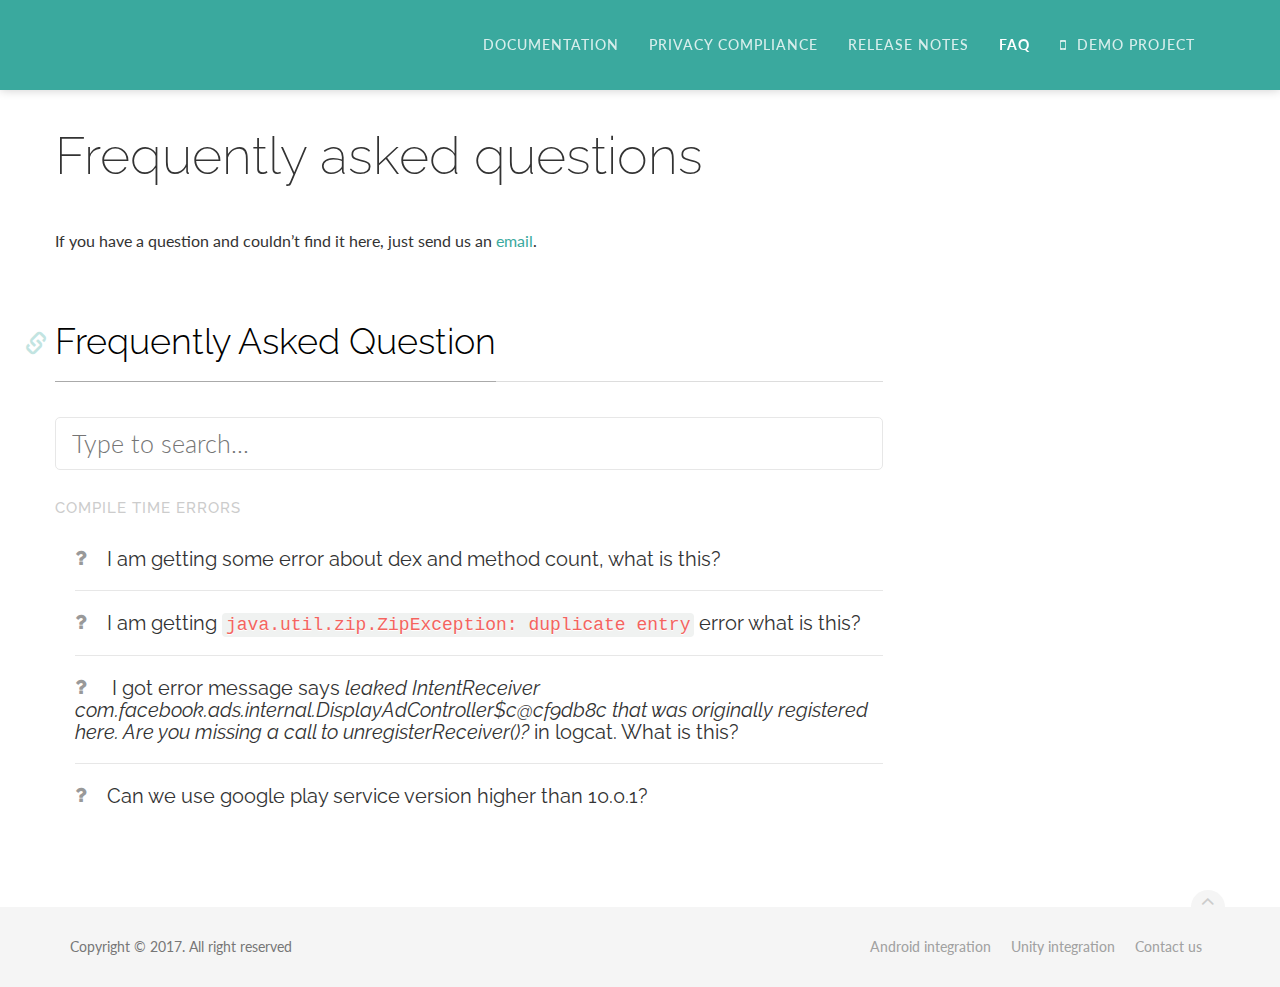
<file: docs/faq.html>
<!DOCTYPE html>
<html lang="en">
<head>
    <meta charset="utf-8">
    <meta http-equiv="X-UA-Compatible" content="IE=edge">
    <meta name="viewport" content="width=device-width, initial-scale=1">
    <meta name="description" content="">
    <meta name="keywords" content="">

    <title>AMR - Android FAQ</title>

    <!-- Styles -->
    <link href="assets/css/theDocs.all.min.css" rel="stylesheet">
    <link href="assets/css/custom.css" rel="stylesheet">
    <link href="assets/css/skin/skin-teal.css" rel="stylesheet">


    <!-- Fonts -->
    <link href='https://fonts.googleapis.com/css?family=Raleway:100,300,400,500%7CLato:300,400' rel='stylesheet'
          type='text/css'>

    <!-- Scripts -->
    <script src="https://ajax.googleapis.com/ajax/libs/jquery/1.12.4/jquery.min.js"></script>

    <!-- Favicons -->
    <link rel="icon" href="https://dashboard.admost.com/Assets/img/admostfavicon.png">
</head>

<body data-spy="scroll" data-target=".sidebar" data-offset="200">

<header class="site-header navbar-transparent sticky">

    <nav class="navbar navbar-default">
        <div class="container">

            <!-- Toggle buttons and brand -->
            <div class="navbar-header">
                <button type="button" class="navbar-toggle" data-toggle="collapse" data-target="#navbar"
                        aria-expanded="true" aria-controls="navbar">
                    <span class="glyphicon glyphicon-option-vertical"></span>
                </button>

                <button type="button" class="navbar-toggle for-sidebar" data-toggle="offcanvas">
                    <span class="icon-bar"></span>
                    <span class="icon-bar"></span>
                    <span class="icon-bar"></span>
                </button>
                <a class="navbar-brand" href="http://admost.github.io"><img src="assets/img/logo-white.svg" alt="logo"></a>

            </div>
            <!-- END Toggle buttons and brand -->

            <!-- Top navbar -->
            <div id="navbar" class="navbar-collapse collapse" aria-expanded="true" role="banner">
                <ul class="nav navbar-nav navbar-right">
                    <li><a href="index.html">Documentation</a></li>
                    <li><a target="_blank" href="https://admost.github.io/privacy.html">Privacy Compliance</a></li>
                    <li><a href="release-notes.html">Release Notes</a></li>
                    <li class="active"><a href="faq.html">FAQ</a></li>
                    <li><a target="_blank" href="https://github.com/admost/amrandroid/tree/master/">
                        <i class="fa fa-mobile-phone"></i>&nbsp;&nbsp;Demo Project</a>
                    </li>
                </ul>
            </div>
            <!-- END Top navbar -->
        </div>
    </nav>
    <!-- END Top navbar & branding -->
</header>


<main class="container">
    <div class="row">
        <!-- Main content -->
        <article class="col-sm-9 main-content" role="main">
            <h1>Frequently asked questions</h1>
            <p>If you have a question and couldn’t find it here, just send us an <a href="mailto:amr@admost.com">email</a>.</p>
            <p></p>

            <section>
                <h2 id="faq">Frequently Asked Question</h2>
                <div class="faq">
                    <input class="faq-search" type="text" placeholder="Type to search...">

                    <h5>Compile Time Errors</h5>
                    <ul>
                        <li>
                            <h6>I am getting some error about dex and method count, what is this?</h6>
                            <div>
                                <p>Earlier versions of the build system report this error as follows </p>
                                <pre><code>
                                Conversion to Dalvik format failed:
Unable to execute dex: method ID not in [0, 0xffff]: 65536
                            </code></pre>
                                <p>More recent versions of the Android build system display a different error which
                                    is;</p>
                                <pre><code>
trouble writing output:
Too many field references: 131000; max is 65536.
You may try using --multi-dex option.
                            </code></pre>
                                <p>Both these error conditions display a common number: 65,536. This number is
                                    significant in that it represents the total number of references that can be invoked
                                    by the code within a single Dalvik Executable (DEX) bytecode file. </p>
                                <p>You can find more information about this error in the following <a
                                        href="https://developer.android.com/studio/build/multidex.html" target="_blank">link</a>
                                </p>

                            </div>
                        </li>
                        <li>
                            <h6>I am getting <code>java.util.zip.ZipException: duplicate entry</code> error what is
                                this?</h6>
                            <div><p>Some of the ad network sdk's using 3rd party libraries. You may already using those
                                librarires at your project. In that case there may be some duplications. To fix that
                                problem you have to delete one of those libraries.</p></div>
                        </li>

                        <li>
                            <h6> I got error message says <var>leaked IntentReceiver
                                com.facebook.ads.internal.DisplayAdController$c@cf9db8c that was originally registered
                                here. Are you missing a call to unregisterReceiver()? </var> in logcat. What is
                                this?</h6>
                            <div><p>You may have missed to call destroy for each AdMostView in your activity onDestroy
                                method.</p></div>
                        </li>
      <li>
        <h6>Can we use google play service version higher than 10.0.1?</h6>
        <div><p>Yes, our google play service version is just an example. You can use the version you have and it works fine with Admost SDK.</p></div>
      </li>
                    </ul>
                </div>
            </section>

        </article>
        <!-- END Main content -->
    </div>
</main>


<!-- Footer -->
<footer class="site-footer">
    <div class="container">
        <a id="scroll-up" href="#"><i class="fa fa-angle-up"></i></a>

        <div class="row">
            <div class="col-md-6 col-sm-6">
                <p>Copyright &copy; 2017. All right reserved</p>
            </div>
            <div class="col-md-6 col-sm-6">
                <ul class="footer-menu">
                    <li><a href="http://admost.github.io/amrandroid">Android integration</a></li>
                    <li><a href="http://admost.github.io/amrunity">Unity integration</a></li>
                    <li><a href="mailto:amr@admost.com">Contact us</a></li>
                </ul>
            </div>
        </div>
    </div>
</footer>
<!-- END Footer -->

<!-- Scripts -->
<!-- Placed at the end of the document so the pages load faster -->
<script>
    window.jQuery || document.write('<script src="assets/js/vendor/jquery.min.js"><\/script>')
</script>
<script>function copyToClipboard(element) {
    var $temp = $("<input>");
    $("body").append($temp);
    $temp.val($(element).text()).select();
    document.execCommand("copy");
    $temp.remove();
}
</script>

<script src="adnetworks.js" type="text/javascript"></script>
<script src="assets/js/theDocs.all.min.js"></script>
<script src="assets/js/custom.js"></script>

</body>
</html>
</file>
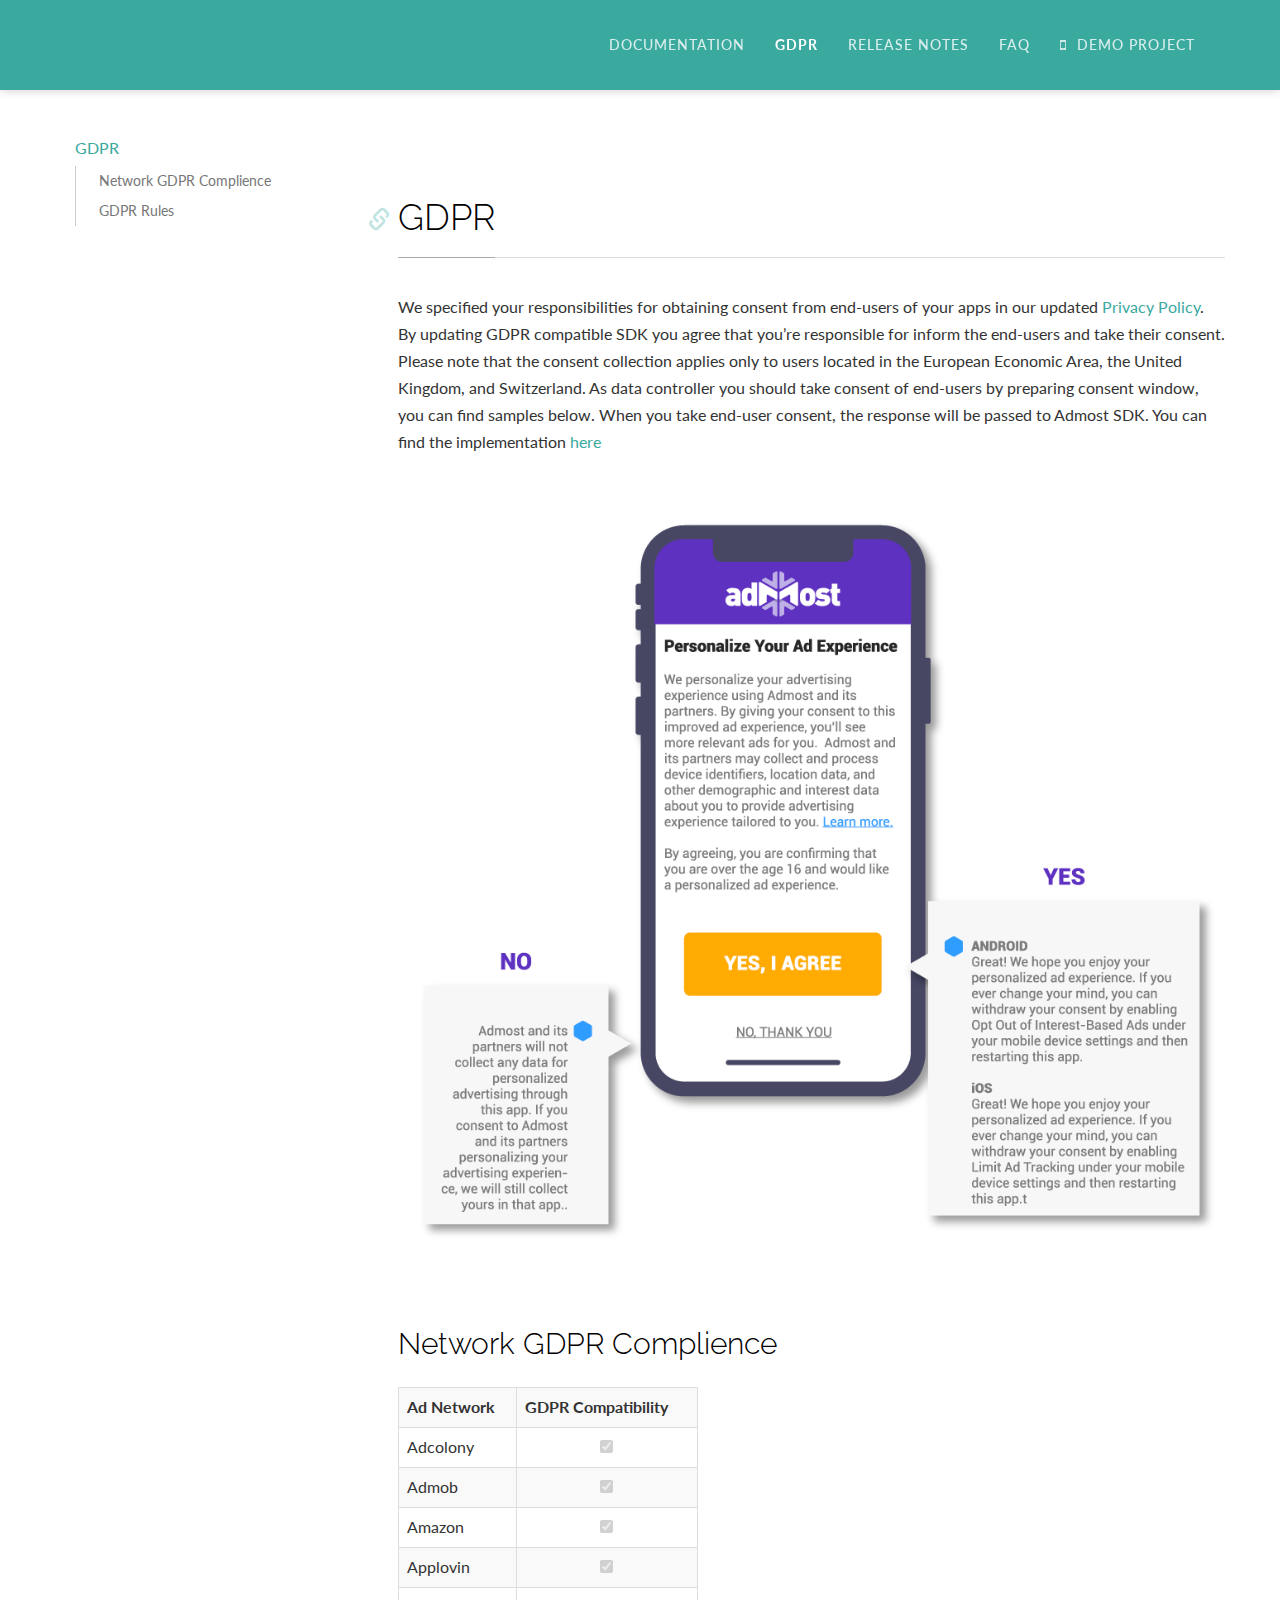
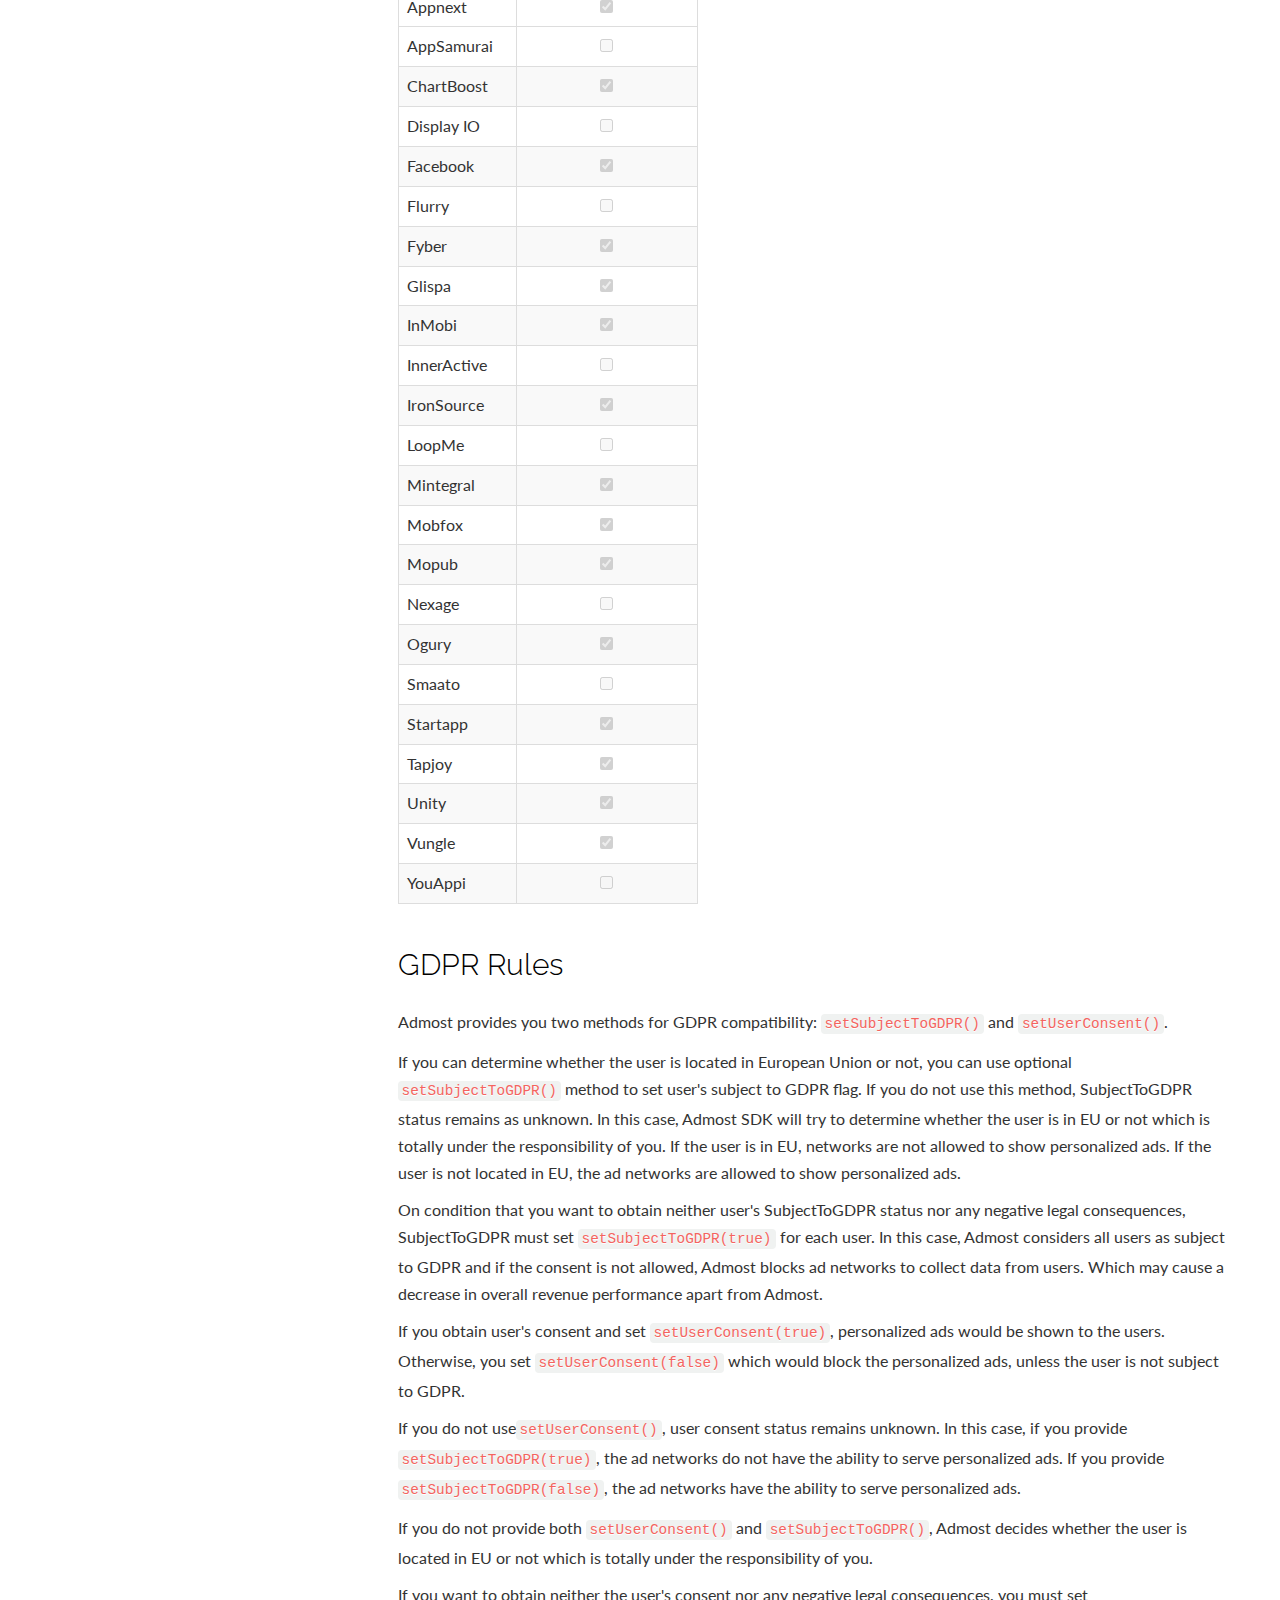
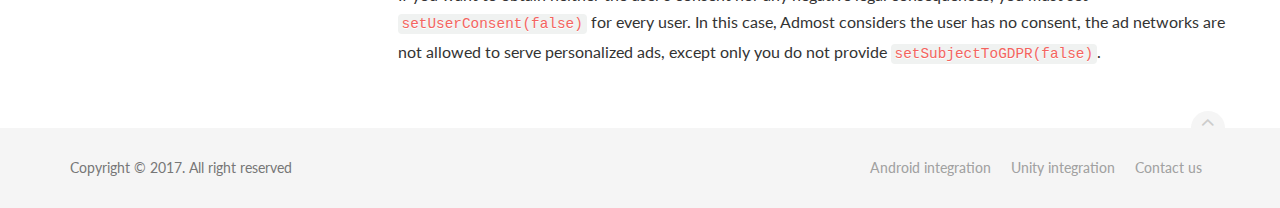
<file: docs/gdpr.html>
<!DOCTYPE html>
<html lang="en">
<head>
    <meta charset="utf-8">
    <meta http-equiv="X-UA-Compatible" content="IE=edge">
    <meta name="viewport" content="width=device-width, initial-scale=1">
    <meta name="description" content="">
    <meta name="keywords" content="">

    <title>AMR - Android GDPR</title>

    <!-- Styles -->
    <link href="assets/css/theDocs.all.min.css" rel="stylesheet">
    <link href="assets/css/custom.css" rel="stylesheet">
    <link href="assets/css/skin/skin-teal.css" rel="stylesheet">


    <!-- Fonts -->
    <link href='https://fonts.googleapis.com/css?family=Raleway:100,300,400,500%7CLato:300,400' rel='stylesheet'
          type='text/css'>

    <!-- Scripts -->
    <script src="https://ajax.googleapis.com/ajax/libs/jquery/1.12.4/jquery.min.js"></script>

    <!-- Favicons -->
    <link rel="icon" href="https://dashboard.admost.com/Assets/img/admostfavicon.png">
</head>

<body data-spy="scroll" data-target=".sidebar" data-offset="200">

<header class="site-header navbar-transparent sticky">

    <nav class="navbar navbar-default">
        <div class="container">

            <!-- Toggle buttons and brand -->
            <div class="navbar-header">
                <button type="button" class="navbar-toggle" data-toggle="collapse" data-target="#navbar"
                        aria-expanded="true" aria-controls="navbar">
                    <span class="glyphicon glyphicon-option-vertical"></span>
                </button>

                <button type="button" class="navbar-toggle for-sidebar" data-toggle="offcanvas">
                    <span class="icon-bar"></span>
                    <span class="icon-bar"></span>
                    <span class="icon-bar"></span>
                </button>
                <a class="navbar-brand" href="http://admost.github.io"><img src="assets/img/logo-white.svg" alt="logo"></a>

            </div>
            <!-- END Toggle buttons and brand -->

            <!-- Top navbar -->
            <div id="navbar" class="navbar-collapse collapse" aria-expanded="true" role="banner">
                <ul class="nav navbar-nav navbar-right">
                    <li><a href="index.html">Documentation</a></li>
                    <li class="active"><a href="gdpr.html">GDPR</a></li>
                    <li><a href="release-notes.html">Release Notes</a></li>
                    <li><a href="faq.html">FAQ</a></li>
                    <li><a target="_blank" href="https://github.com/admost/amrandroid/tree/master/">
                        <i class="fa fa-mobile-phone"></i>&nbsp;&nbsp;Demo Project</a>
                    </li>
                </ul>
            </div>
            <!-- END Top navbar -->
        </div>
    </nav>
    <!-- END Top navbar & branding -->
</header>


<main class="container">
    <div class="row">
        <!-- Sidebar -->
        <aside class="col-sm-3 sidebar">
            <ul class="nav sidenav dropable sticky">
                <li>
                    <a href="#gdpr">GDPR</a>
                        <ul>
                            <li><a href="#networkcomplience">Network GDPR Complience</a></li>
                            <li><a href="#gdprrules">GDPR Rules</a></li>
                         </ul>
                </li>
            </ul>

        </aside>
        <!-- END Sidebar -->

        <!-- Main content -->
        <article class="col-sm-9 main-content" role="main">
            <section>
              <h2 id="gdpr">GDPR</h2>

                     <p>We specified your responsibilities for obtaining consent from end-users of your apps in our updated <a href="https://resources.admost.com/privacy-policy/">Privacy Policy</a>. By updating GDPR compatible SDK you agree that you’re responsible for inform the end-users and take their consent.
                 Please note that the consent collection applies only to users located in the European Economic Area, the United Kingdom, and Switzerland.
                 As data controller you should take consent of end-users by preparing consent window, you can find samples below. When you take end-user consent, the response will be passed to Admost SDK.
                 You can find the implementation  <a href="#init">here</a> </p>
              <img class="img-responsive"
                                      src="assets/img/consent.png"
                                      alt="consent">
              <h3 id="networkcomplience">Network GDPR Complience</h2>

              <table class="table table-bordered table-striped table-info" style = "width:300px ">
               <tr>
                 <th>Ad Network </th>
                 <th >GDPR Compatibility</th>
               </tr>
               <tr>
                 <td >Adcolony</td>
                 <td align="center"> <input type="checkbox" disabled="disabled" checked="checked"><br></td>
               </tr>
               <tr>
                 <td>Admob</td>
                 <td align="center"><input type="checkbox" disabled="disabled" checked="checked"><br></td>
               </tr>
               <tr>
                 <td>Amazon</td>
                 <td align="center"><input type="checkbox" disabled="disabled" checked="checked"><br></td>
               </tr>
               <tr>
                 <td>Applovin</td>
                 <td align="center"><input type="checkbox" disabled="disabled" checked="checked"><br></td>
               </tr>
               <tr>
                 <td>Appnext</td>
                 <td align="center"><input type="checkbox" disabled="disabled" checked="checked"><br></td>
              <tr>
              <tr>
                 <td>AppSamurai</td>
                 <td align="center"><input type="checkbox" disabled="disabled"><br></td>
              <tr>
                 <td>ChartBoost</td>
                 <td align="center"><input type="checkbox" disabled="disabled" checked="checked"><br></td>
               <tr>
                 <td>Display IO</td>
                 <td align="center"><input type="checkbox" disabled="disabled"><br></td>
               </tr>
               <tr>
                 <td>Facebook</td>
                 <td align="center"><input type="checkbox" disabled="disabled" checked="checked"><br></td>
               </tr>
               <tr>
                 <td>Flurry</td>
                 <td align="center"><input type="checkbox" disabled="disabled"><br></td>
               </tr>
               <tr>
                 <td>Fyber</td>
                 <td align="center"><input type="checkbox" disabled="disabled" checked="checked"><br></td>
               </tr>
               <tr>
                 <td>Glispa</td>
                 <td align="center"><input type="checkbox" disabled="disabled" checked="checked"><br></td>
               </tr>
               <tr>
                 <td>InMobi</td>
                 <td align="center"><input type="checkbox" disabled="disabled" checked="checked"><br></td>
               </tr>
               <tr>
                 <td>InnerActive</td>
                 <td align="center"><input type="checkbox" disabled="disabled" ><br></td>
               </tr>
               <tr>
                 <td>IronSource</td>
                 <td align="center"><input type="checkbox" disabled="disabled" checked="checked"><br></td>
               </tr>
               <tr>
                 <td>LoopMe</td>
                 <td align="center"><input type="checkbox" disabled="disabled"><br></td>
               </tr>
               <tr>
                 <td>Mintegral</td>
                 <td align="center"><input type="checkbox" disabled="disabled" checked="checked"><br></td>
               </tr>
               <tr>
                 <td>Mobfox</td>
                 <td align="center"><input type="checkbox" disabled="disabled" checked="checked"><br></td>
               </tr>
               <tr>
                 <td>Mopub</td>
                 <td align="center"><input type="checkbox" disabled="disabled" checked="checked"><br></td>
               </tr>
               <tr>
                 <td>Nexage</td>
                 <td align="center"><input type="checkbox" disabled="disabled" ><br></td>
               </tr>
               <tr>
                 <td>Ogury</td>
                 <td align="center"><input type="checkbox" disabled="disabled" checked="checked"><br></td>
               </tr>
               <tr>
                 <td>Smaato</td>
                 <td align="center"><input type="checkbox" disabled="disabled"><br></td>
               </tr>
               <tr>
                 <td>Startapp</td>
                 <td align="center"><input type="checkbox" disabled="disabled" checked="checked"><br></td>
               </tr>
               <tr>
                 <td>Tapjoy</td>
                 <td align="center"><input type="checkbox" disabled="disabled" checked="checked"><br></td>
               </tr>
               <tr>
                 <td>Unity</td>
                 <td align="center"><input type="checkbox" disabled="disabled" checked="checked"><br></td>
               </tr>
               <tr>
                 <td>Vungle</td>
                 <td align="center"><input type="checkbox" disabled="disabled" checked="checked"><br></td>
               </tr>
               <tr>
                 <td>YouAppi</td>
                 <td align="center"><input type="checkbox" disabled="disabled"><br></td>
               </tr>

               </tr>
               </tr>

              </table>

              <h3 id="gdprrules">GDPR Rules</h3>

                <p>Admost provides you two methods for GDPR compatibility:  <code>setSubjectToGDPR()</code> and <code>setUserConsent()</code>. </p>
                <p>If you can determine whether the user is located in European Union or not, you can use optional <code>setSubjectToGDPR()</code> method to set user's subject to GDPR flag. If you do not use this method, SubjectToGDPR status remains as unknown. In this case, Admost SDK will try to determine whether the user is in EU or not which is totally under the responsibility of you. If the user is in EU, networks are not allowed to show personalized ads. If the user is not located in EU, the ad networks are allowed to show personalized ads. </p>
               <p>On condition that you want to obtain neither user's SubjectToGDPR status nor any negative legal consequences, SubjectToGDPR must set <code>setSubjectToGDPR(true)</code> for each user. In this case, Admost considers all users as subject to GDPR and if the consent is not allowed, Admost blocks ad networks to collect data from users. Which may cause a decrease in overall revenue performance apart from Admost.  </p>
               <p>If you obtain user's consent and set <code>setUserConsent(true)</code>, personalized ads would be shown to the users. Otherwise, you set <code>setUserConsent(false)</code> which would block the personalized ads, unless the user is not subject to GDPR. </p>
               <p>If you do not use<code>setUserConsent()</code>, user consent status remains unknown. In this case, if you provide <code>setSubjectToGDPR(true)</code>, the ad networks do not have the ability to serve personalized ads. If you provide <code>setSubjectToGDPR(false)</code>, the ad networks have the ability to serve personalized ads. </p>
               <p>If you do not provide both <code>setUserConsent()</code> and <code>setSubjectToGDPR()</code>, Admost decides whether the user is located in EU or not which is totally under the responsibility of you.  </p>
               <p>If you want to obtain neither the user's consent nor any negative legal consequences, you must set <code>setUserConsent(false)</code> for every user. In this case, Admost considers the user has no consent,  the ad networks are not allowed to serve personalized ads, except only you do not provide  <code>setSubjectToGDPR(false)</code>.</p>
            </section>
        </article>
        <!-- END Main content -->
    </div>
</main>


<!-- Footer -->
<footer class="site-footer">
    <div class="container">
        <a id="scroll-up" href="#"><i class="fa fa-angle-up"></i></a>

        <div class="row">
            <div class="col-md-6 col-sm-6">
                <p>Copyright &copy; 2017. All right reserved</p>
            </div>
            <div class="col-md-6 col-sm-6">
                <ul class="footer-menu">
                    <li><a href="http://admost.github.io/amrandroid">Android integration</a></li>
                    <li><a href="http://admost.github.io/amrunity">Unity integration</a></li>
                    <li><a href="mailto:amr@admost.com">Contact us</a></li>
                </ul>
            </div>
        </div>
    </div>
</footer>
<!-- END Footer -->

<!-- Scripts -->
<!-- Placed at the end of the document so the pages load faster -->
<script>
    window.jQuery || document.write('<script src="assets/js/vendor/jquery.min.js"><\/script>')
</script>
<script>function copyToClipboard(element) {
    var $temp = $("<input>");
    $("body").append($temp);
    $temp.val($(element).text()).select();
    document.execCommand("copy");
    $temp.remove();
}
</script>

<script src="adnetworks.js" type="text/javascript"></script>
<script src="assets/js/theDocs.all.min.js"></script>
<script src="assets/js/custom.js"></script>

</body>
</html>
</file>
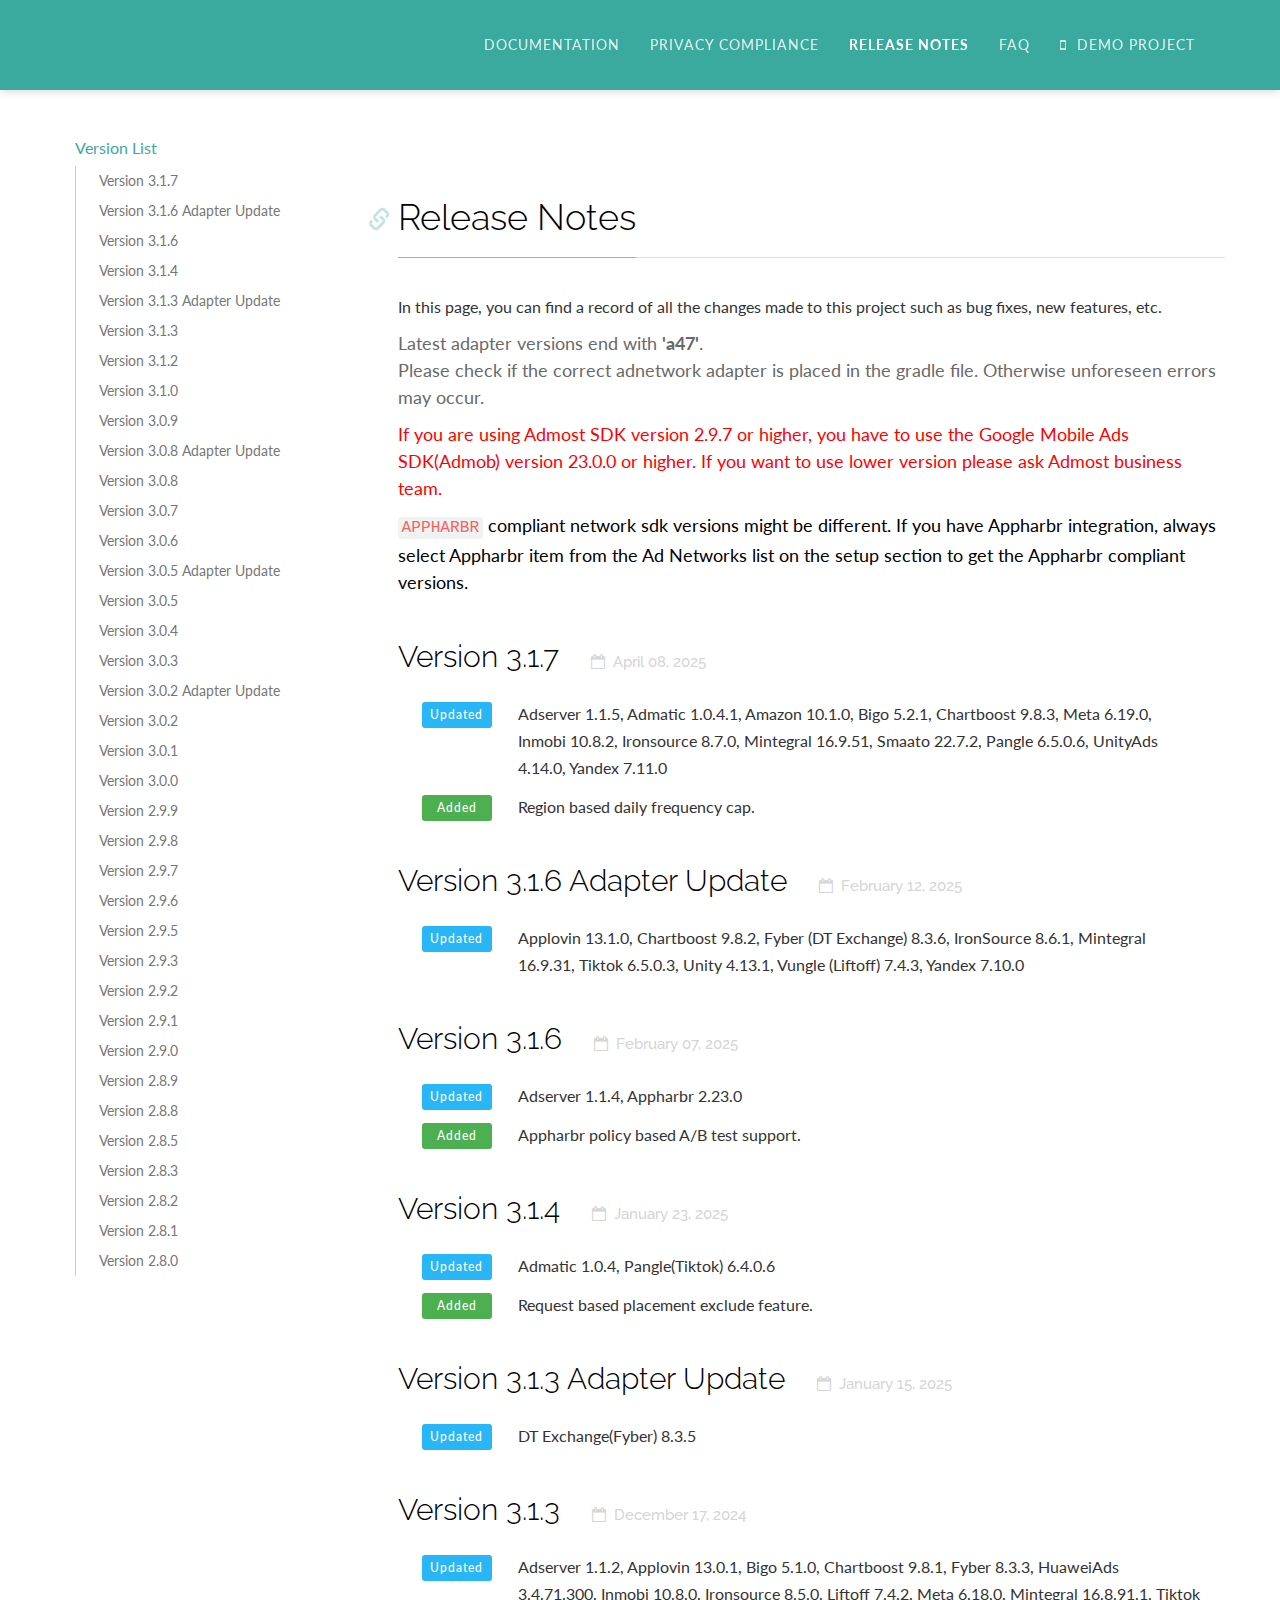
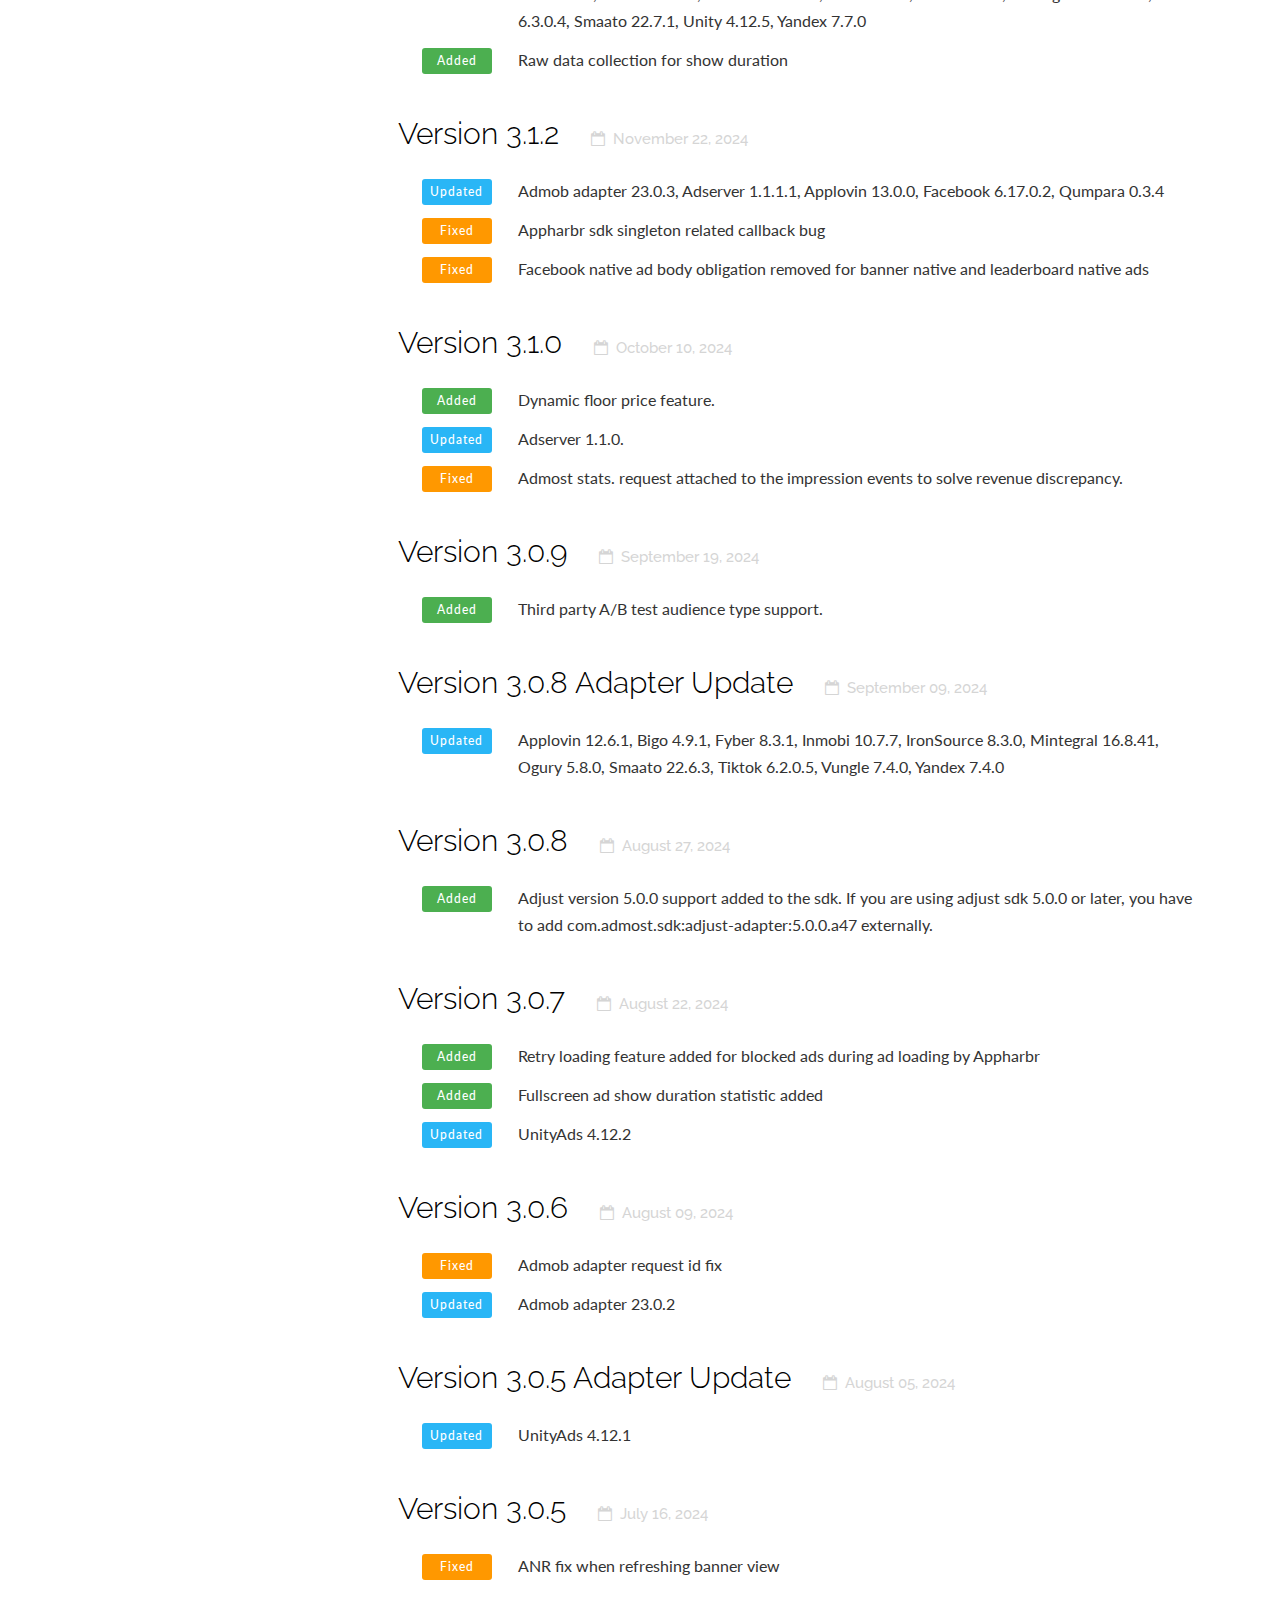
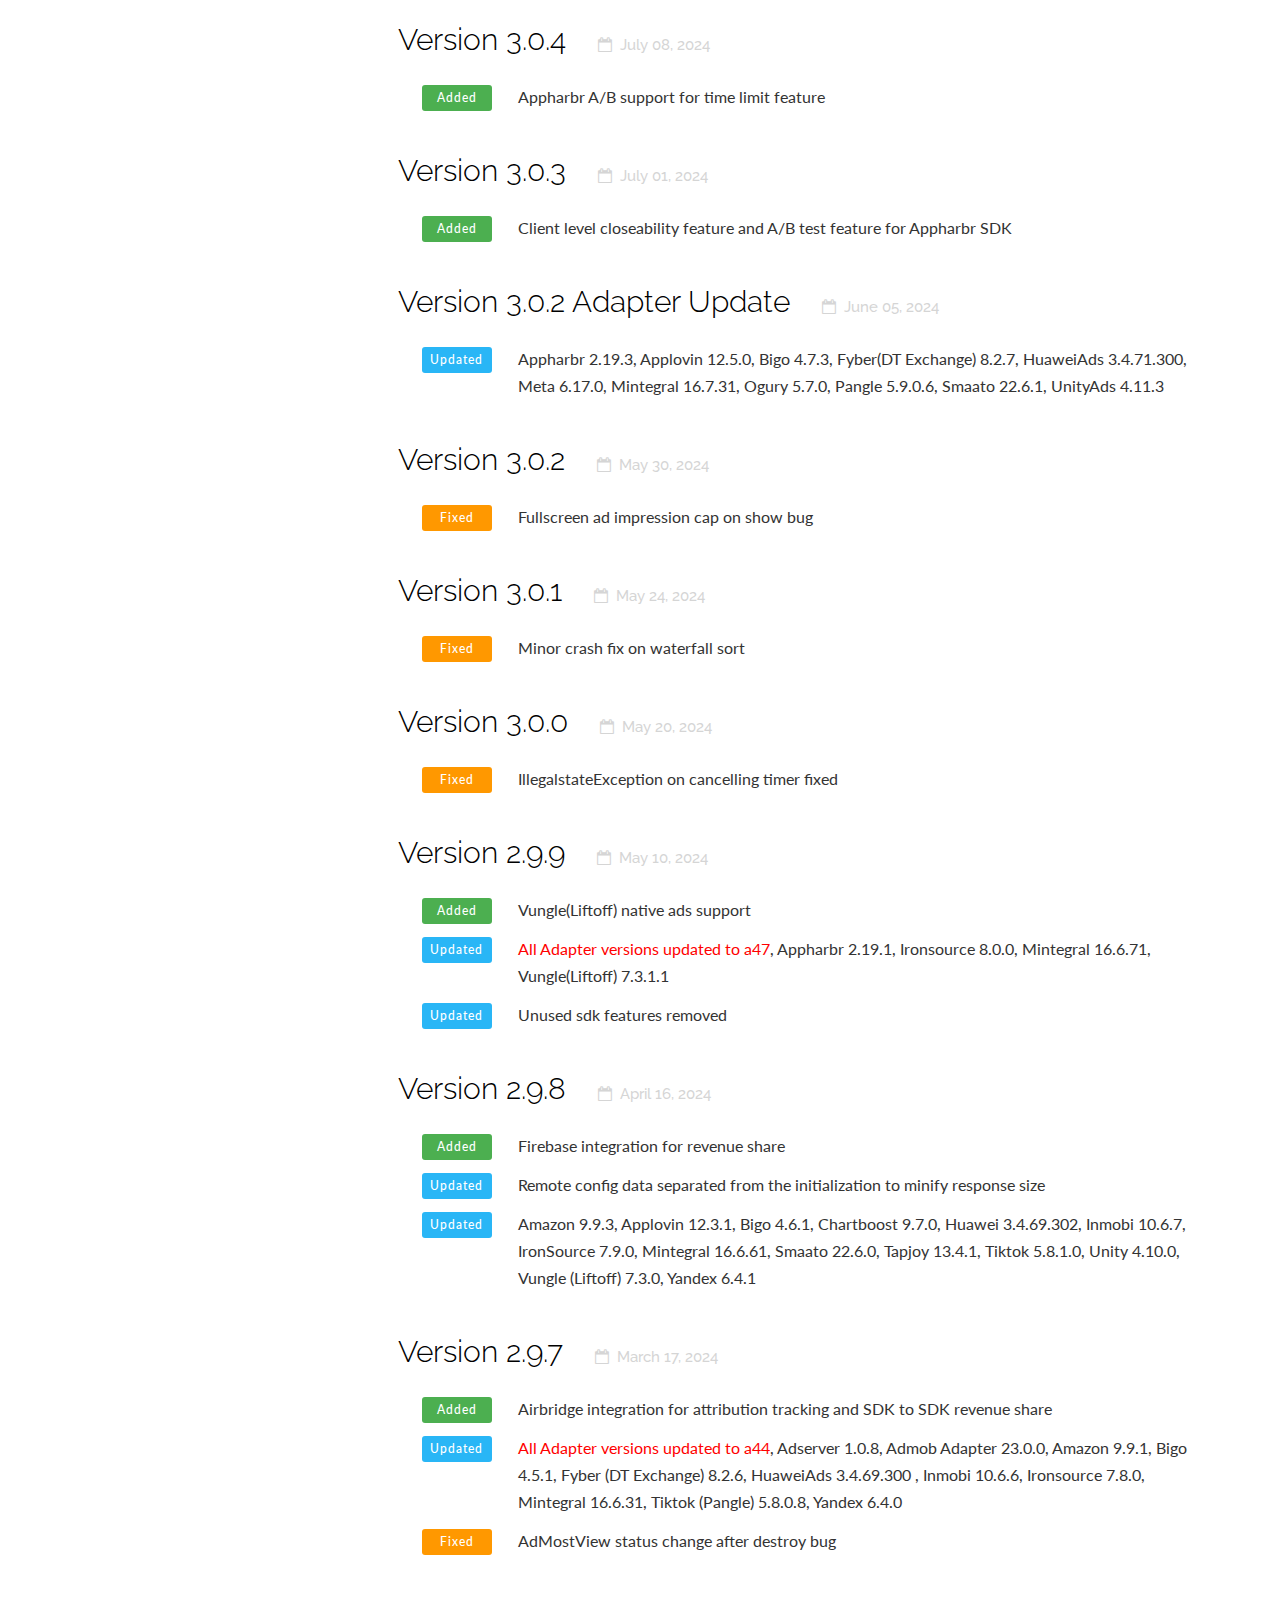
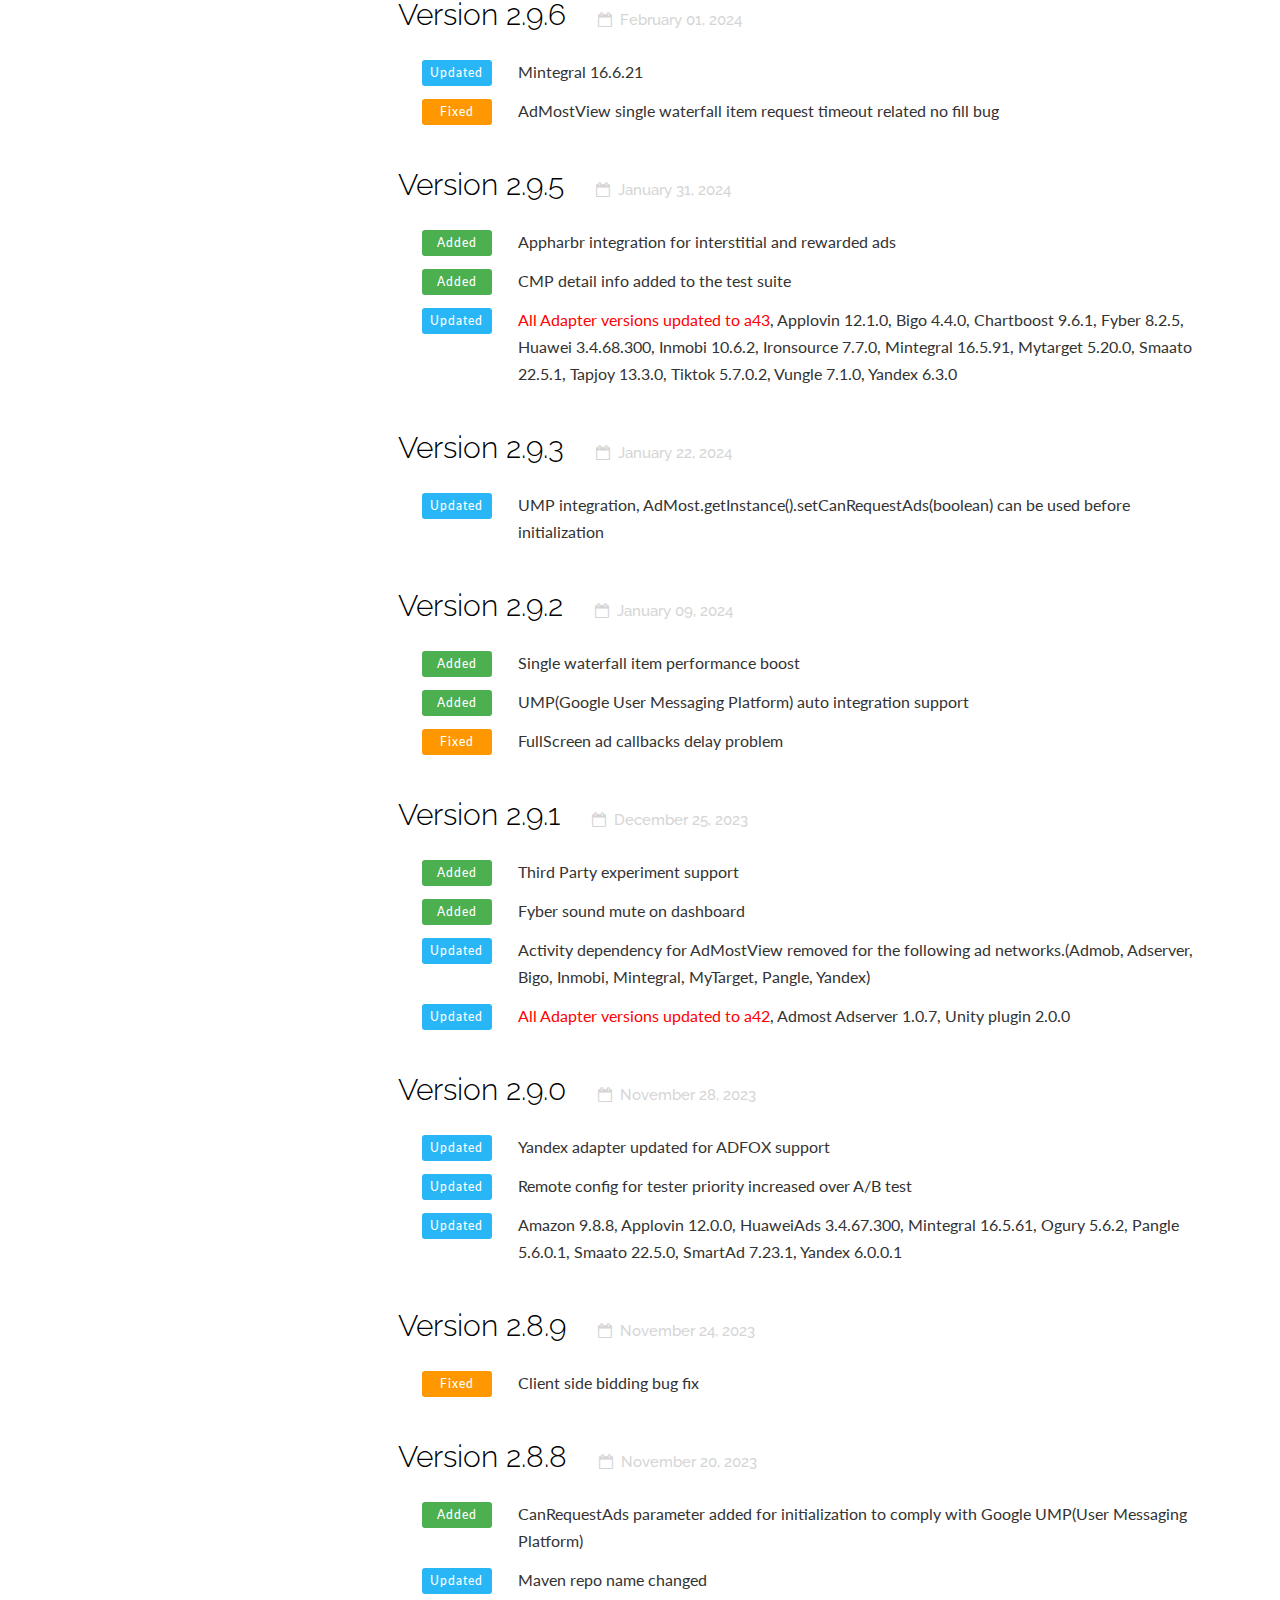
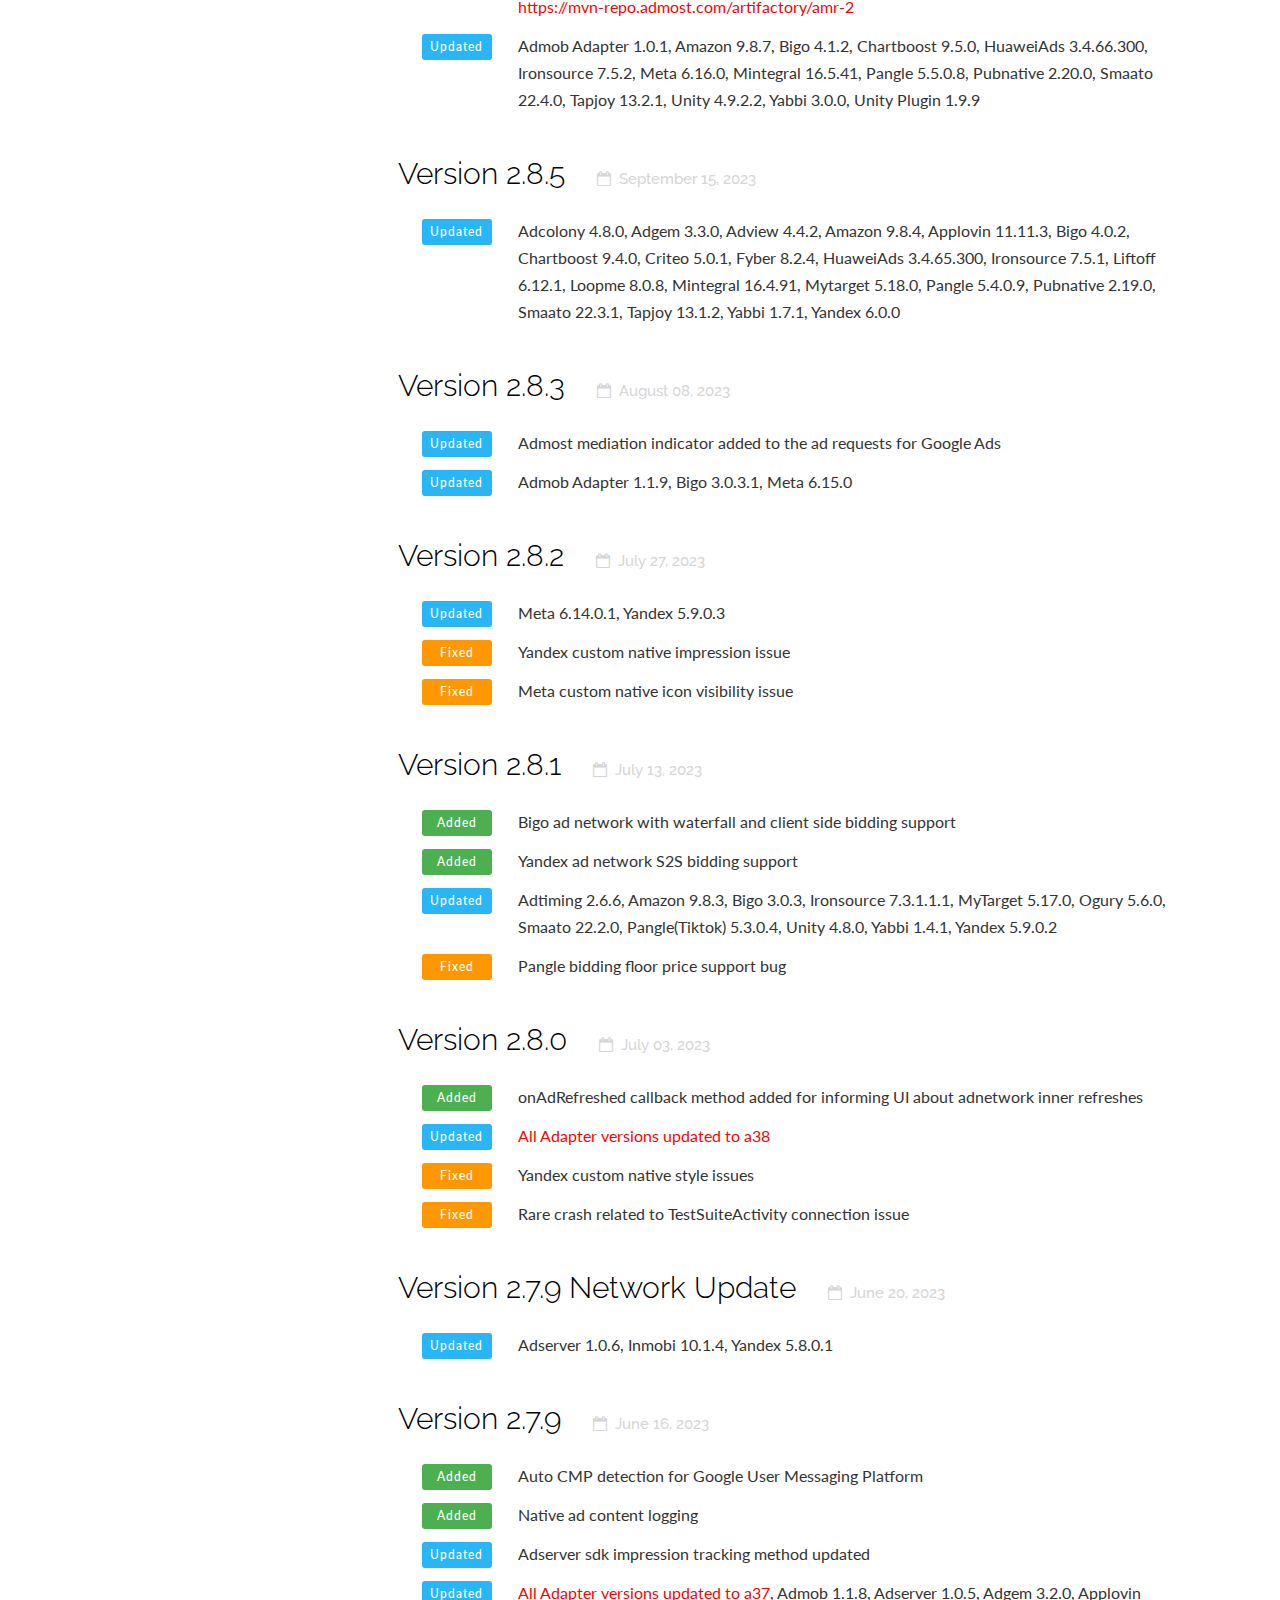
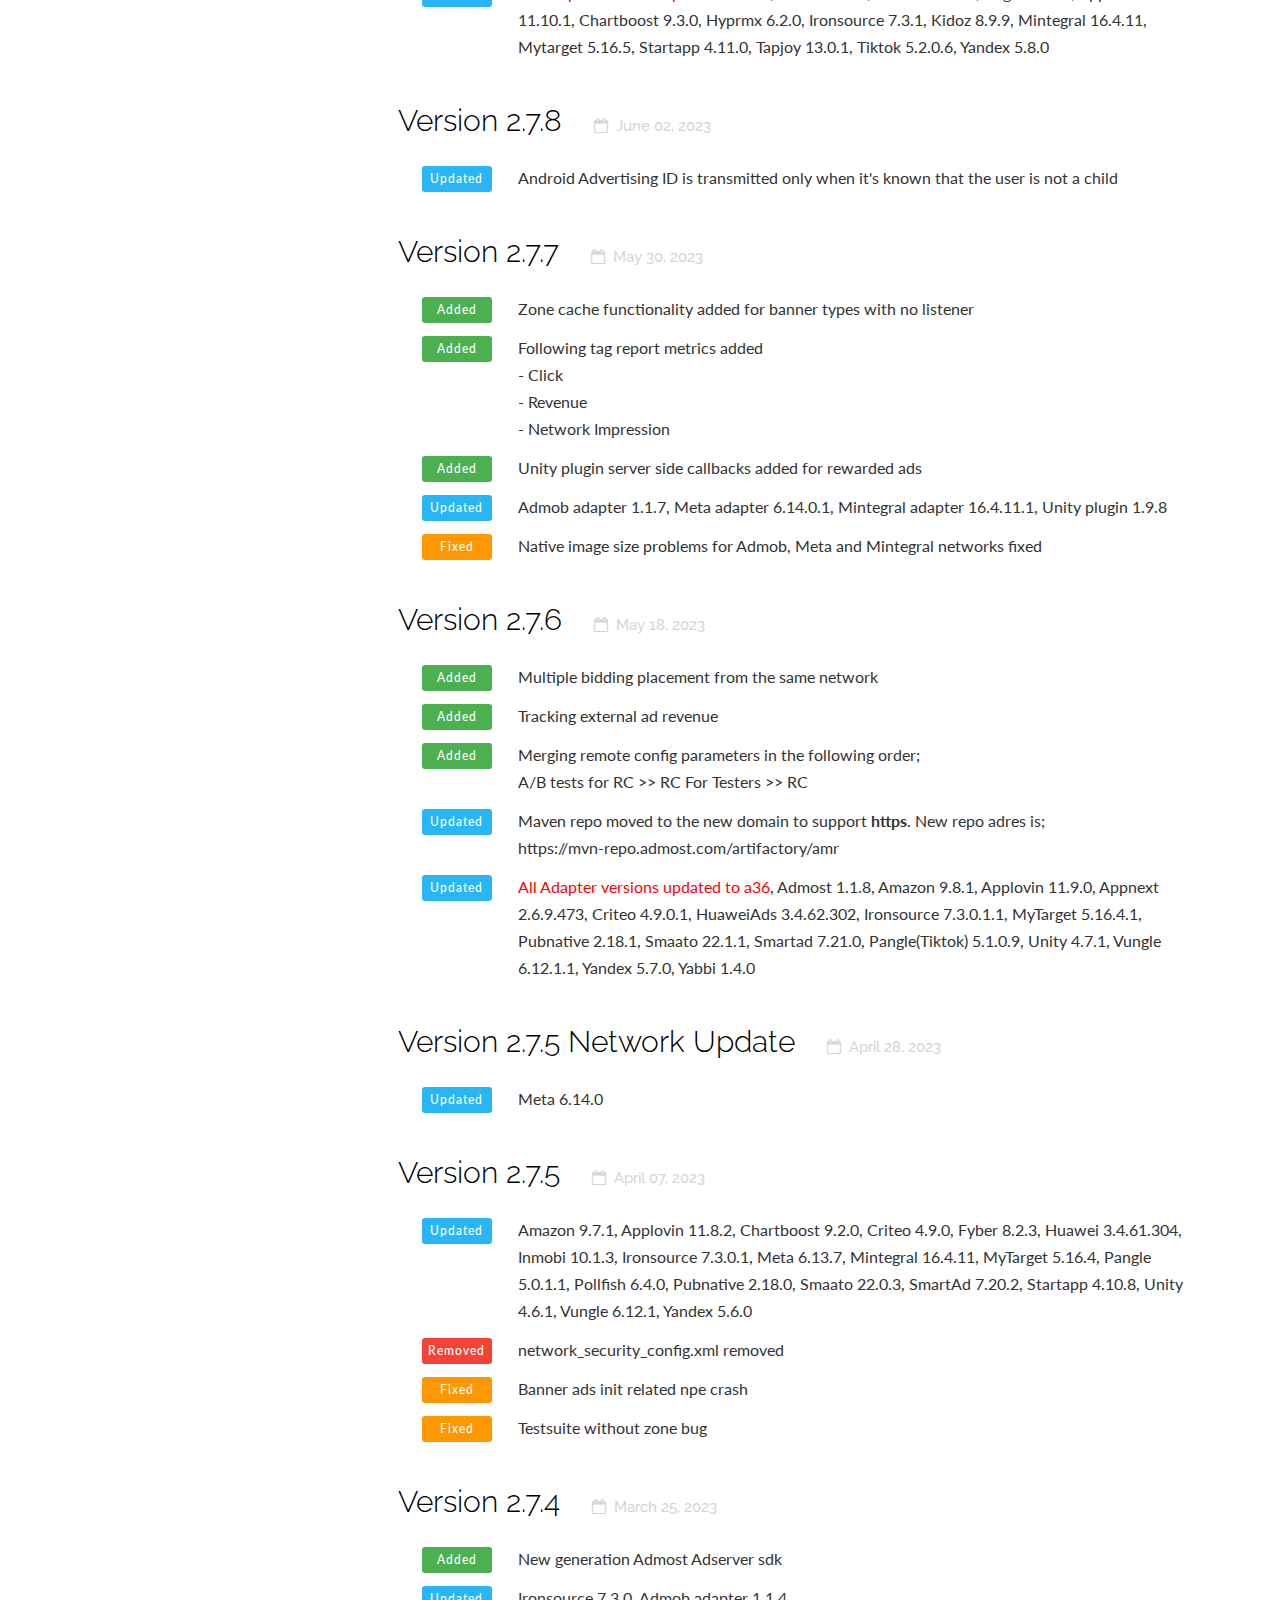
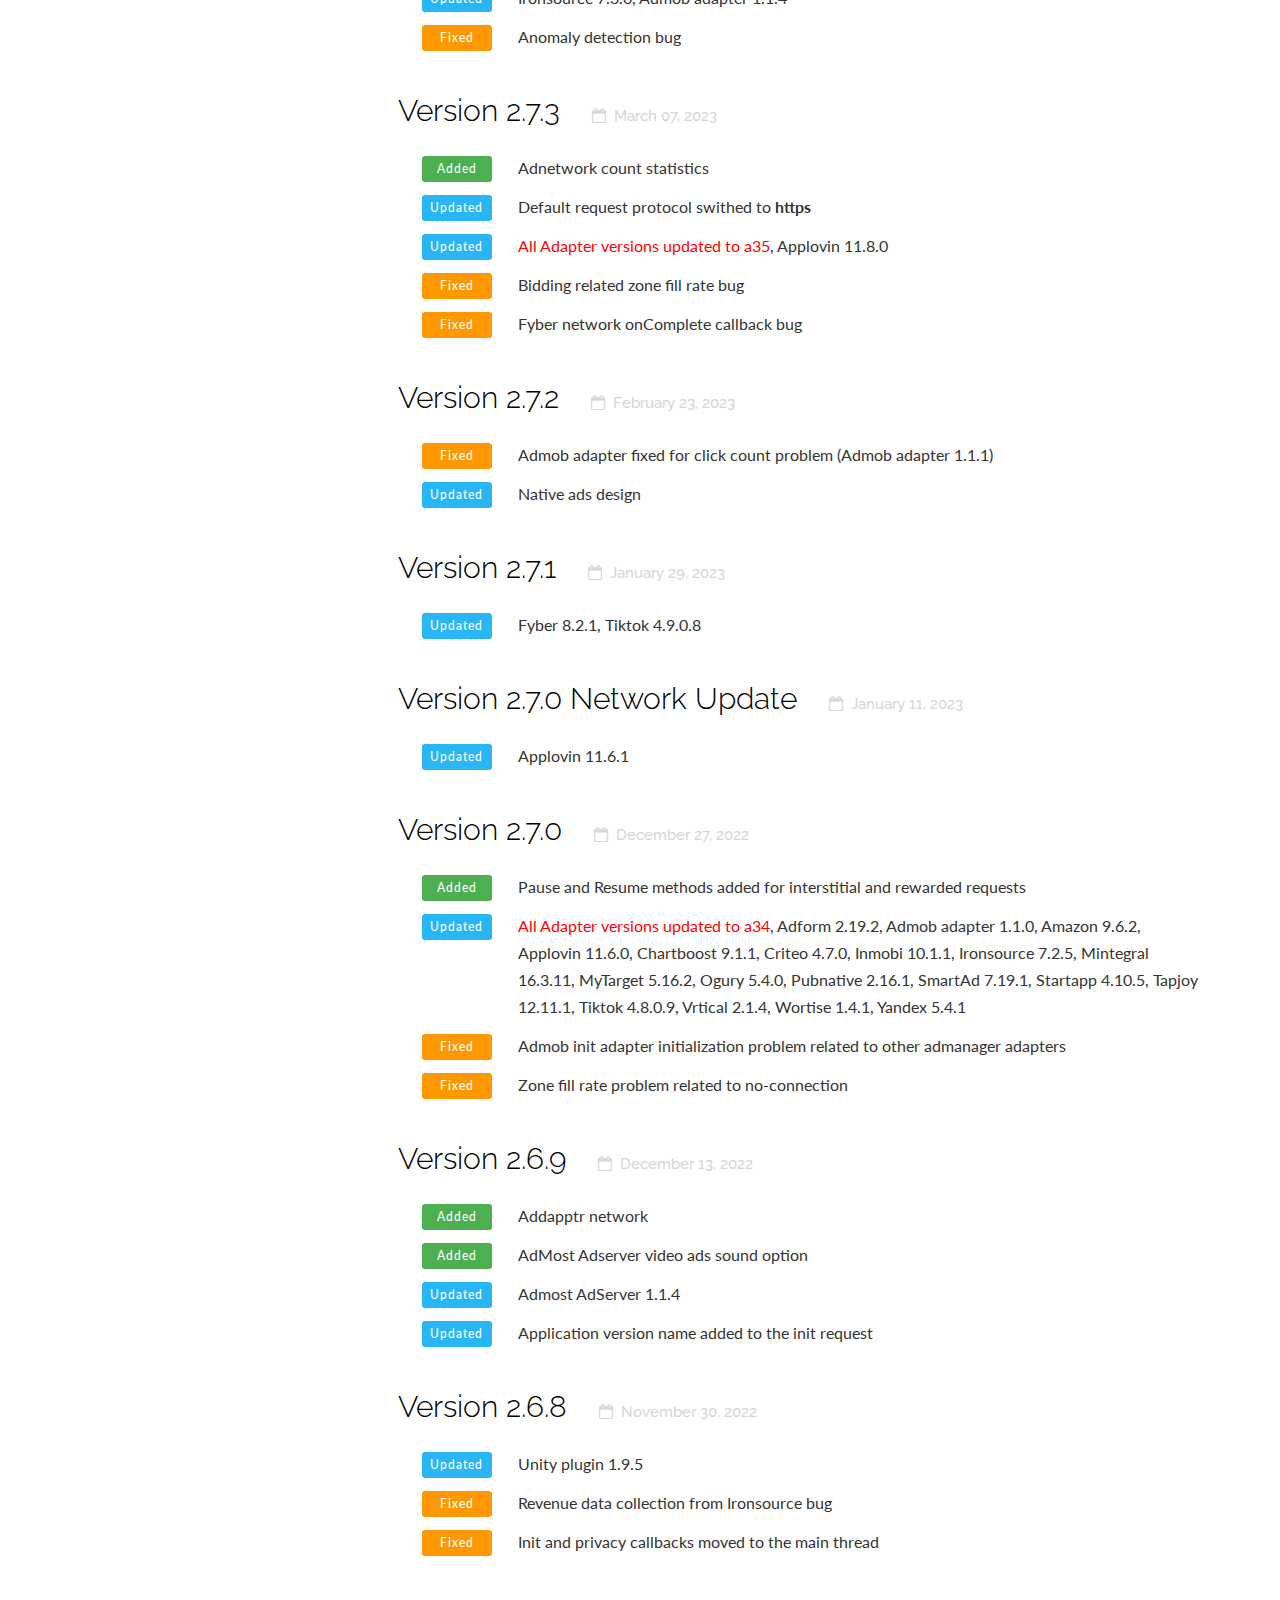
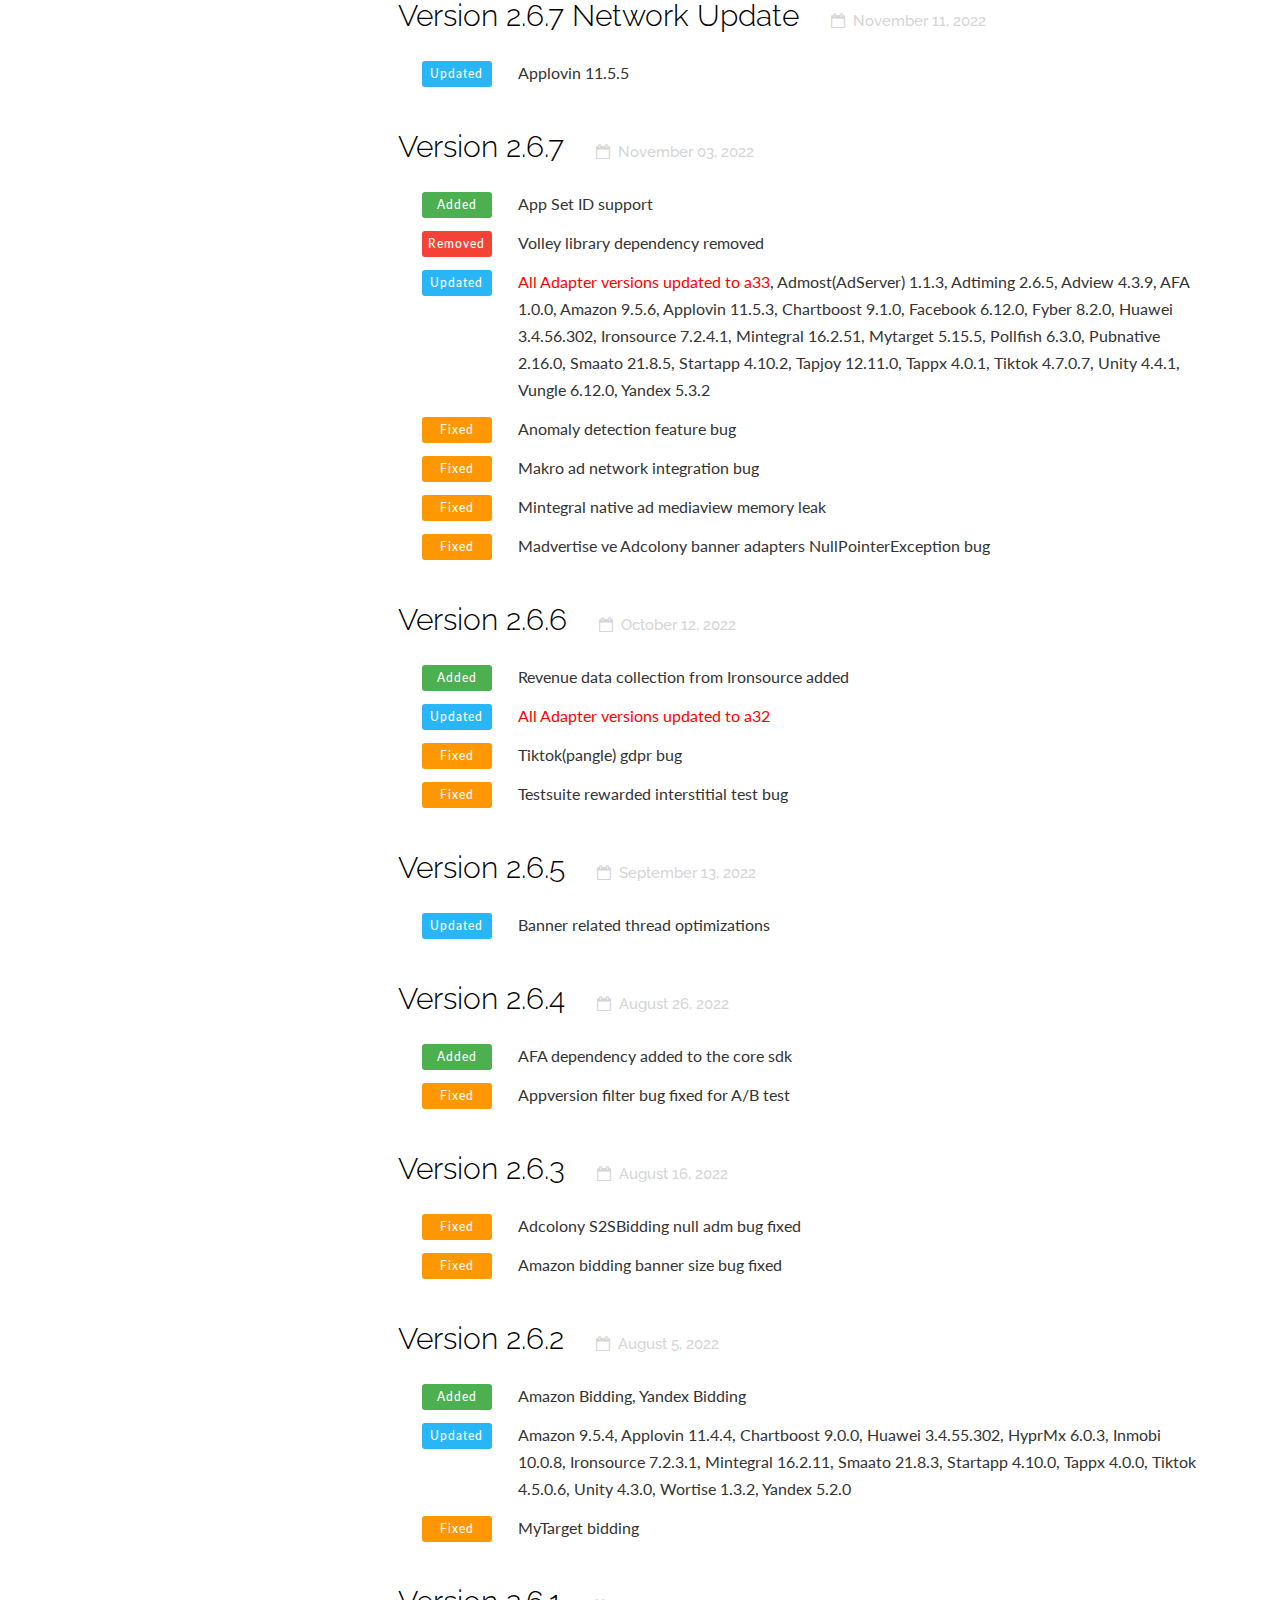
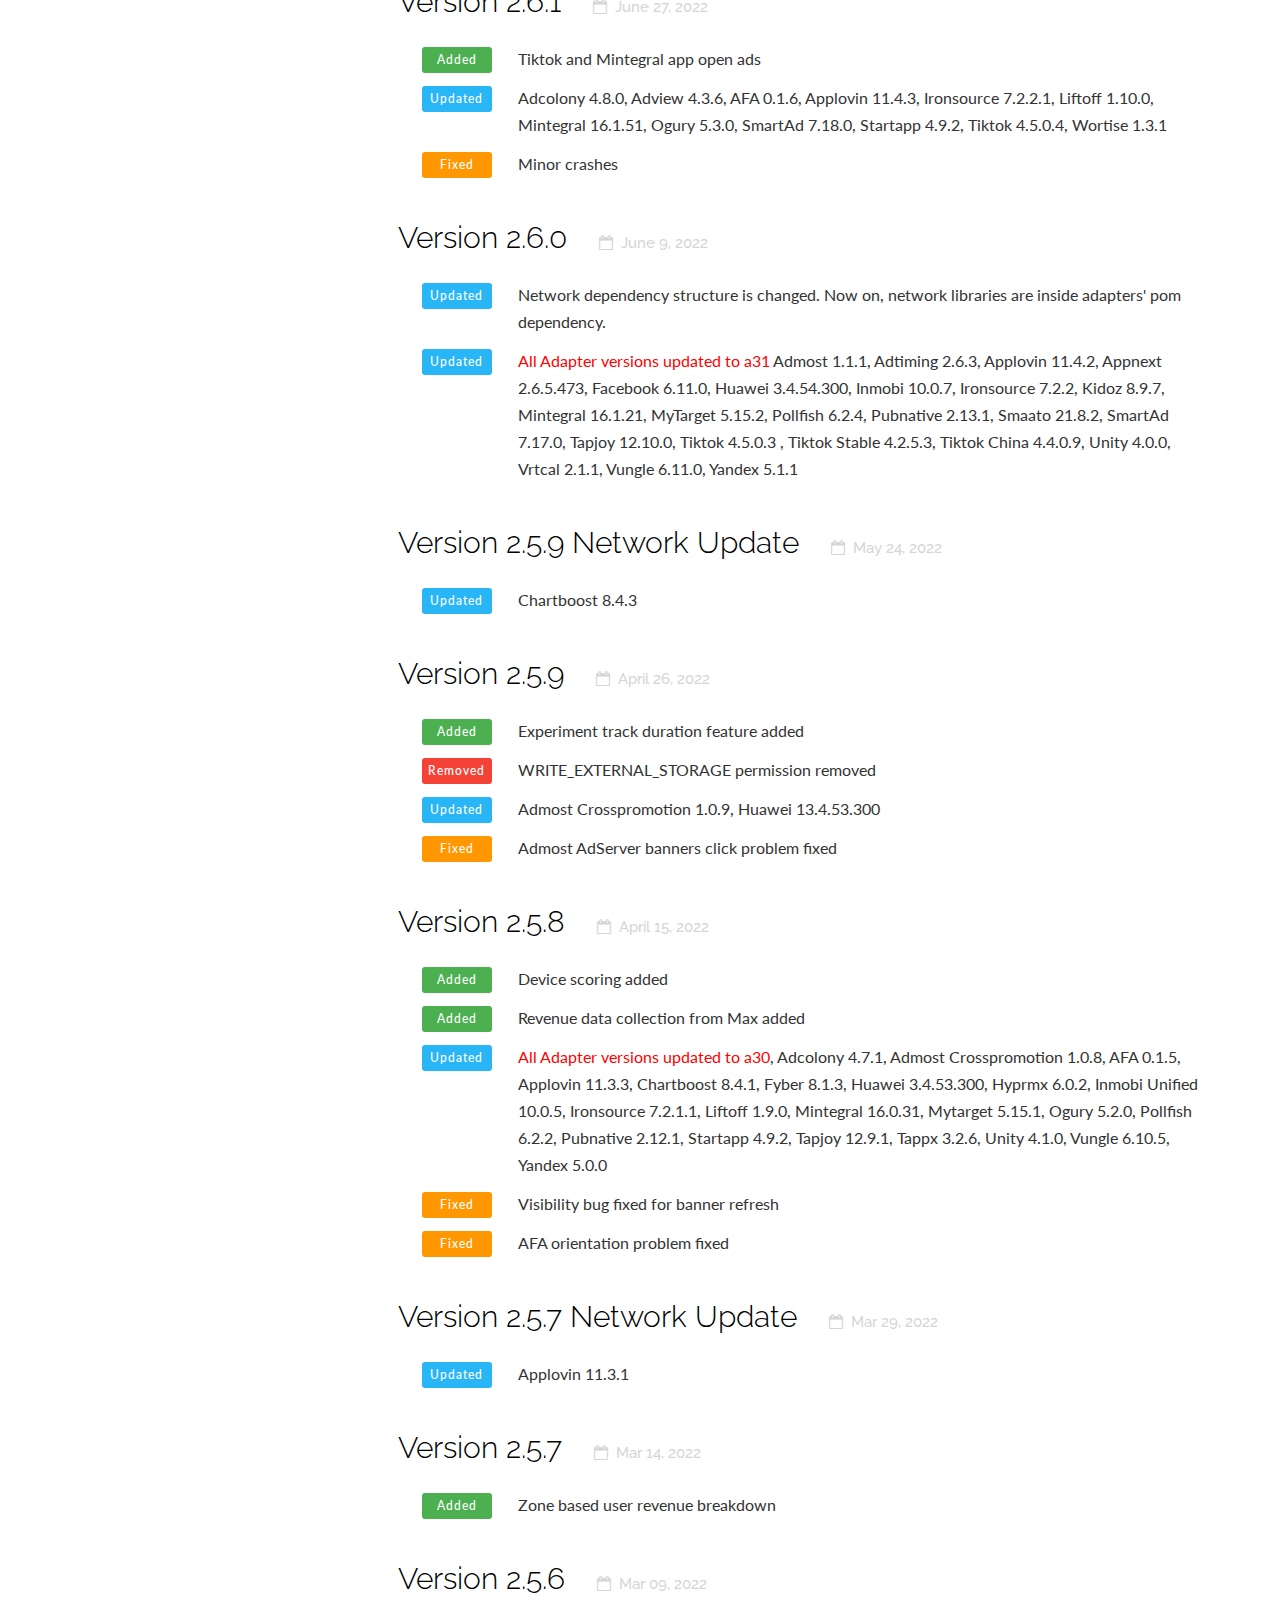
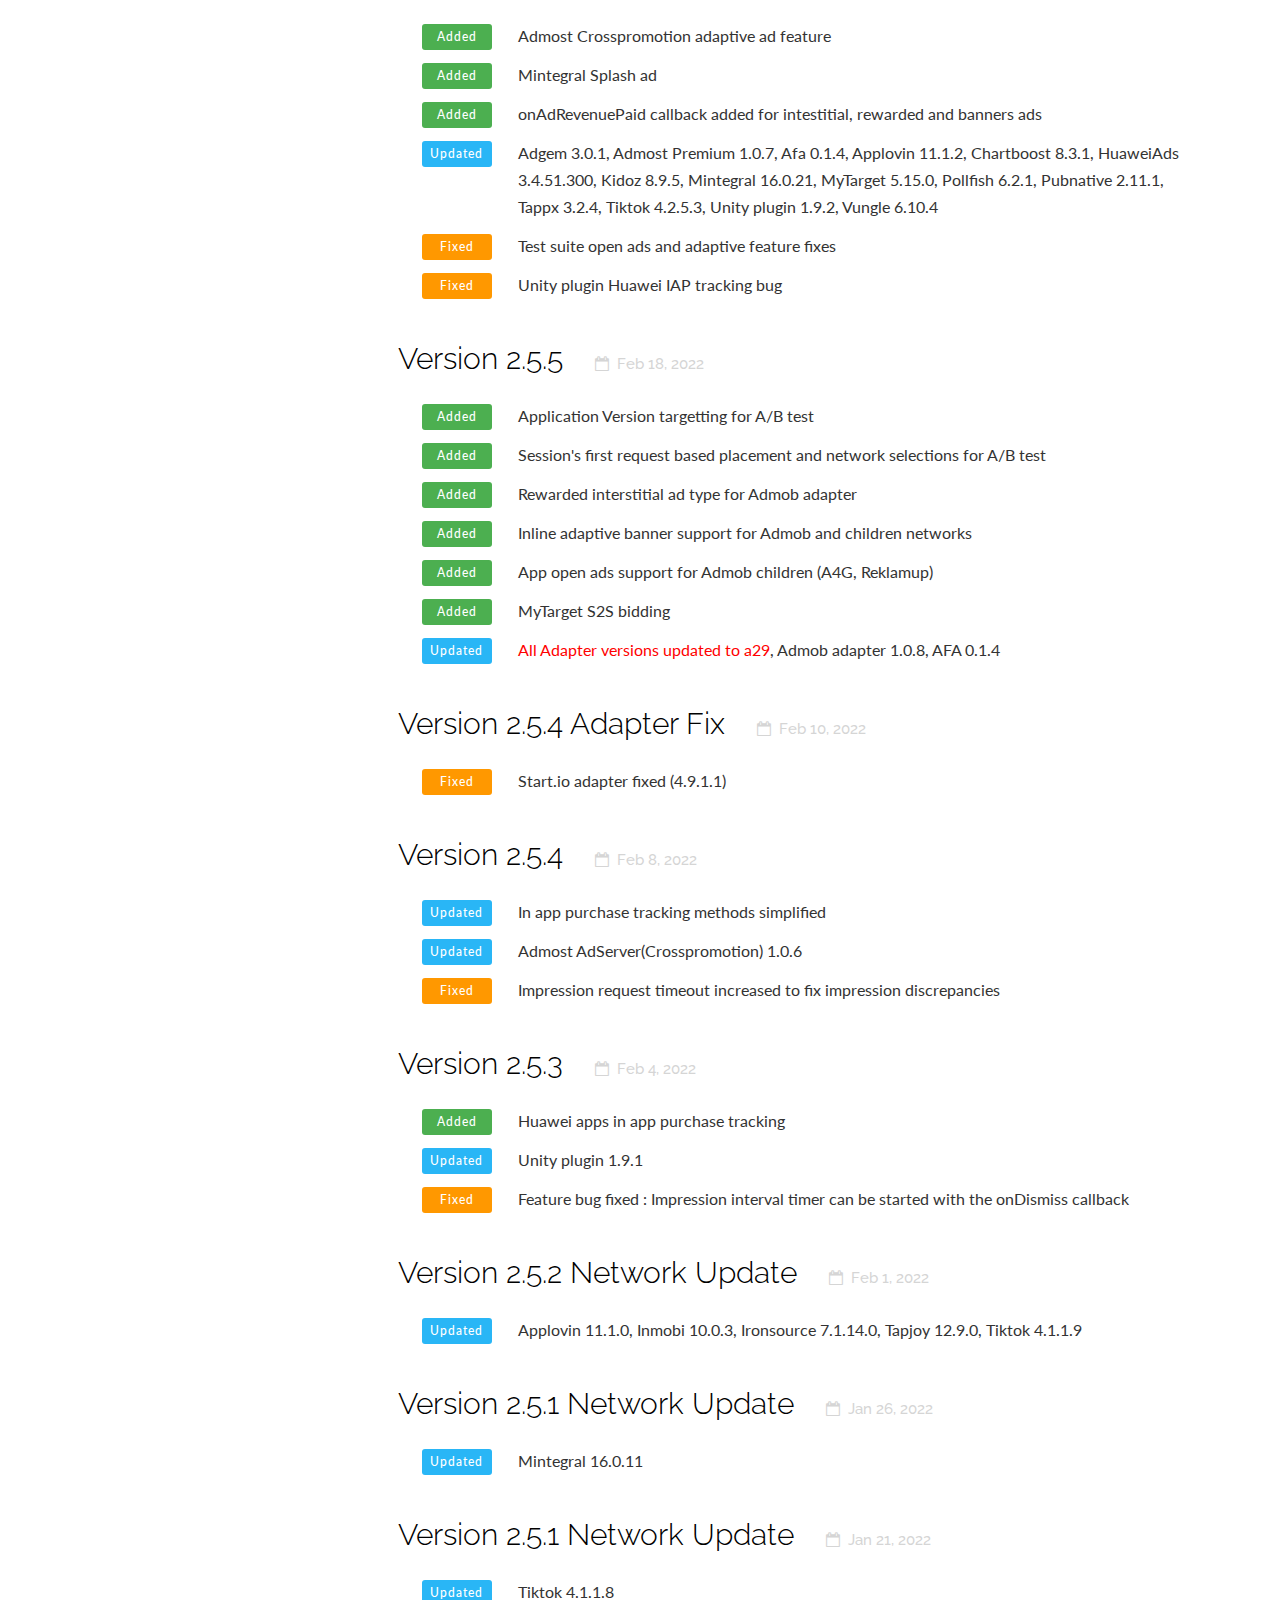
<file: docs/release-notes.html>
<!DOCTYPE html>
<html lang="en">
<head>
    <meta charset="utf-8">
    <meta http-equiv="X-UA-Compatible" content="IE=edge">
    <meta name="viewport" content="width=device-width, initial-scale=1">
    <meta name="description" content="">
    <meta name="keywords" content="">

    <title>AMR - Android Release Notes</title>

    <!-- Styles -->
    <link href="assets/css/theDocs.all.min.css" rel="stylesheet">
    <link href="assets/css/custom.css" rel="stylesheet">
      <link href="assets/css/skin/skin-teal.css" rel="stylesheet">


    <!-- Fonts -->
    <link href='https://fonts.googleapis.com/css?family=Raleway:100,300,400,500%7CLato:300,400' rel='stylesheet'
          type='text/css'>

    <!-- Scripts -->
    <script src="https://ajax.googleapis.com/ajax/libs/jquery/1.12.4/jquery.min.js"></script>

    <!-- Favicons -->
    <link rel="icon" href="https://dashboard.admost.com/Assets/img/admostfavicon.png">
</head>

<body data-spy="scroll" data-target=".sidebar" data-offset="200">

<header class="site-header navbar-transparent sticky">

    <nav class="navbar navbar-default">
        <div class="container">

            <!-- Toggle buttons and brand -->
            <div class="navbar-header">
                <button type="button" class="navbar-toggle" data-toggle="collapse" data-target="#navbar"
                        aria-expanded="true" aria-controls="navbar">
                    <span class="glyphicon glyphicon-option-vertical"></span>
                </button>

                <button type="button" class="navbar-toggle for-sidebar" data-toggle="offcanvas">
                    <span class="icon-bar"></span>
                    <span class="icon-bar"></span>
                    <span class="icon-bar"></span>
                </button>
                <a class="navbar-brand" href="http://admost.github.io"><img src="assets/img/logo-white.svg" alt="logo"></a>

            </div>
            <!-- END Toggle buttons and brand -->

            <!-- Top navbar -->
            <div id="navbar" class="navbar-collapse collapse" aria-expanded="true" role="banner">
                <ul class="nav navbar-nav navbar-right">
                  <li><a href="index.html">Documentation</a></li>
                  <li><a target="_blank" href="https://admost.github.io/privacy.html">Privacy Compliance</a></li>
                  <li class="active"><a href="release-notes.html">Release Notes</a></li>
                  <li><a href="faq.html">FAQ</a></li>
                  <li><a target="_blank" href="https://github.com/admost/amrandroid/tree/master/">
                      <i class="fa fa-mobile-phone"></i>&nbsp;&nbsp;Demo Project</a>
                  </li>
                </ul>
            </div>
            <!-- END Top navbar -->
        </div>
    </nav>
    <!-- END Top navbar & branding -->
</header>


<main class="container">
    <div class="row">
        <!-- Sidebar -->
        <aside class="col-sm-3 sidebar">
            <ul class="nav sidenav dropable sticky">
                <li><a href="#release-notes">Version List</a>        
            <ul>
            <li><a href="#v3.1.7">Version 3.1.7</a></li>
            <li><a href="#v3.1.6_adapter">Version 3.1.6 Adapter Update</a></li>
            <li><a href="#v3.1.6">Version 3.1.6</a></li>
            <li><a href="#v3.1.4">Version 3.1.4</a></li>
            <li><a href="#v3.1.3_adapter">Version 3.1.3 Adapter Update</a></li>
            <li><a href="#v3.1.3">Version 3.1.3</a></li>
            <li><a href="#v3.1.2">Version 3.1.2</a></li>
            <li><a href="#v3.1.0">Version 3.1.0</a></li>
            <li><a href="#v3.0.9">Version 3.0.9</a></li>
            <li><a href="#v3.0.8_adapter">Version 3.0.8 Adapter Update</a></li>
            <li><a href="#v3.0.8">Version 3.0.8</a></li>
            <li><a href="#v3.0.7">Version 3.0.7</a></li>
            <li><a href="#v3.0.6">Version 3.0.6</a></li>
            <li><a href="#v3.0.5_adapter">Version 3.0.5 Adapter Update</a></li>
            <li><a href="#v3.0.5">Version 3.0.5</a></li>
            <li><a href="#v3.0.4">Version 3.0.4</a></li>
            <li><a href="#v3.0.3">Version 3.0.3</a></li>
            <li><a href="#v3.0.2_adapter">Version 3.0.2 Adapter Update</a></li>
            <li><a href="#v3.0.2">Version 3.0.2</a></li>
            <li><a href="#v3.0.1">Version 3.0.1</a></li>
            <li><a href="#v3.0.0">Version 3.0.0</a></li>
            <li><a href="#v2.9.9">Version 2.9.9</a></li>
            <li><a href="#v2.9.8">Version 2.9.8</a></li>
            <li><a href="#v2.9.7">Version 2.9.7</a></li>
            <li><a href="#v2.9.6">Version 2.9.6</a></li>
            <li><a href="#v2.9.5">Version 2.9.5</a></li>
            <li><a href="#v2.9.3">Version 2.9.3</a></li>
            <li><a href="#v2.9.2">Version 2.9.2</a></li>
            <li><a href="#v2.9.1">Version 2.9.1</a></li>
            <li><a href="#v2.9.0">Version 2.9.0</a></li>
            <li><a href="#v2.8.9">Version 2.8.9</a></li>
            <li><a href="#v2.8.8">Version 2.8.8</a></li>
            <li><a href="#v2.8.5">Version 2.8.5</a></li>
            <li><a href="#v2.8.3">Version 2.8.3</a></li>
            <li><a href="#v2.8.2">Version 2.8.2</a></li>
            <li><a href="#v2.8.1">Version 2.8.1</a></li>
            <li><a href="#v2.8.0">Version 2.8.0</a></li>
                    </ul>
                </li>
            </ul>
        </aside>
        <!-- END Sidebar -->

        <!-- Main content -->
        <article class="col-sm-9 main-content" role="main">
          <section>
              <h2 id="release-notes">Release Notes</h2>

              <header>
                  <p>In this page, you can find a record of all the changes made to this project such as bug fixes,
                      new features, etc.</p>
              </header>

              <section style="display: none;">
                  <h3 id="upgrading-prior">Upgrading from 1.3.2 and Prior</h3>

                  <p>From v1.3.3 our integration is completely revised. We deploy all of our SDK's to Maven
                      repository.</p>
                  <p>If you are using previous integration type (via .jar/@aar) you are able to achieve same goal
                      via Maven integration. For instructions to using new methodology is listed <a href="#setup">above</a>.
                  </p>

                  <div class="callout callout-warning" role="alert">
                      <p>There are no changes in <a href="#usage">usage</a>, only </a> <a href="#setup">setup</a>
                          changed..</p>
                  </div>


              </section>
              <p style="color:dimgrey;font-size:18px;">Latest adapter versions end with <b>'a47'</b>. <br>Please check if the correct adnetwork adapter is placed in the gradle file. Otherwise unforeseen errors may occur.</p>
              <p style="color:red;font-size:18px;">If you are using Admost SDK version 2.9.7 or higher, you have to use the Google Mobile Ads SDK(Admob) version 23.0.0 or higher. If you want to use lower version please ask Admost business team.</p>
              <p style="color:black;font-size:18px;"><code>APPHARBR</code> compliant network sdk versions might be different. If you have Appharbr integration, always select Appharbr item from the Ad Networks list on the setup section to get the Appharbr compliant versions.</p>


              <section id="versions">
          <h3 id="v3.1.7">Version 3.1.7
            <small class="release-date">April 08, 2025</small>
            </h3>
            <ul class="changelog">
            <li class="ch-updated">Adserver 1.1.5, Admatic 1.0.4.1, Amazon 10.1.0, Bigo 5.2.1, Chartboost 9.8.3, Meta 6.19.0, Inmobi 10.8.2, Ironsource 8.7.0, Mintegral 16.9.51, Smaato 22.7.2, Pangle 6.5.0.6, UnityAds 4.14.0, Yandex 7.11.0</li>
            <li class="ch-added">Region based daily frequency cap.</li>
            </ul>
          <h3 id="v3.1.6_adapter">Version 3.1.6 Adapter Update
            <small class="release-date">February 12, 2025</small>
            </h3>
            <ul class="changelog">
            <li class="ch-updated">Applovin 13.1.0, Chartboost 9.8.2, Fyber (DT Exchange) 8.3.6, IronSource 8.6.1, Mintegral 16.9.31, Tiktok 6.5.0.3, Unity 4.13.1, Vungle (Liftoff) 7.4.3, Yandex 7.10.0</li>
            </ul> 
          <h3 id="v3.1.6">Version 3.1.6
            <small class="release-date">February 07, 2025</small>
            </h3>
            <ul class="changelog">
            <li class="ch-updated">Adserver 1.1.4, Appharbr 2.23.0</li>
            <li class="ch-added">Appharbr policy based A/B test support.</li>
            </ul>
          <h3 id="v3.1.4">Version 3.1.4
            <small class="release-date">January 23, 2025</small>
            </h3>
            <ul class="changelog">
            <li class="ch-updated">Admatic 1.0.4, Pangle(Tiktok) 6.4.0.6</li>
            <li class="ch-added">Request based placement exclude feature.</li>
            </ul>

          <h3 id="v3.1.3_adapter">Version 3.1.3 Adapter Update
            <small class="release-date">January 15, 2025</small>
            </h3>
            <ul class="changelog">
            <li class="ch-updated">DT Exchange(Fyber) 8.3.5</li>
            </ul>         
          <h3 id="v3.1.3">Version 3.1.3
            <small class="release-date">December 17, 2024</small>
            </h3>
            <ul class="changelog">
            <li class="ch-updated">Adserver 1.1.2, Applovin 13.0.1, Bigo 5.1.0, Chartboost 9.8.1, Fyber 8.3.3, HuaweiAds 3.4.71.300, Inmobi 10.8.0, Ironsource 8.5.0, Liftoff 7.4.2, Meta 6.18.0, Mintegral 16.8.91.1, Tiktok 6.3.0.4, Smaato 22.7.1, Unity 4.12.5, Yandex 7.7.0</li>
            <li class="ch-added">Raw data collection for show duration</li>
            </ul>
          <h3 id="v3.1.2">Version 3.1.2
            <small class="release-date">November 22, 2024</small>
            </h3>
            <ul class="changelog">
            <li class="ch-updated">Admob adapter 23.0.3, Adserver 1.1.1.1, Applovin 13.0.0, Facebook 6.17.0.2, Qumpara 0.3.4</li>
            <li class="ch-fixed">Appharbr sdk singleton related callback bug</li>
            <li class="ch-fixed">Facebook native ad body obligation removed for banner native and leaderboard native ads</li>
            </ul>
          <h3 id="v3.1.0">Version 3.1.0
            <small class="release-date">October 10, 2024</small>
            </h3>
            <ul class="changelog">
            <li class="ch-added">Dynamic floor price feature.</li>
            <li class="ch-updated">Adserver 1.1.0.</li>
            <li class="ch-fixed">Admost stats. request attached to the impression events to solve revenue discrepancy.</li>
            </ul>
          <h3 id="v3.0.9">Version 3.0.9
            <small class="release-date">September 19, 2024</small>
            </h3>
            <ul class="changelog">
            <li class="ch-added">Third party A/B test audience type support.</li>
            </ul>
          <h3 id="v3.0.8_adapter">Version 3.0.8 Adapter Update
            <small class="release-date">September 09, 2024</small>
            </h3>
            <ul class="changelog">
            <li class="ch-updated">Applovin 12.6.1, Bigo 4.9.1, Fyber 8.3.1, Inmobi 10.7.7, IronSource 8.3.0, Mintegral 16.8.41, Ogury 5.8.0, Smaato 22.6.3, Tiktok 6.2.0.5, Vungle 7.4.0, Yandex 7.4.0</li>
            </ul>
          <h3 id="v3.0.8">Version 3.0.8
            <small class="release-date">August 27, 2024</small>
            </h3>
            <ul class="changelog">
            <li class="ch-added">Adjust version 5.0.0 support added to the sdk. If you are using adjust sdk 5.0.0 or later, you have to add com.admost.sdk:adjust-adapter:5.0.0.a47 externally.</li>
            </ul>
          <h3 id="v3.0.7">Version 3.0.7
            <small class="release-date">August 22, 2024</small>
            </h3>
            <ul class="changelog">
            <li class="ch-added">Retry loading feature added for blocked ads during ad loading by Appharbr</li>
            <li class="ch-added">Fullscreen ad show duration statistic added</li>
            <li class="ch-updated">UnityAds 4.12.2</li>
            </ul>
          <h3 id="v3.0.6">Version 3.0.6
            <small class="release-date">August 09, 2024</small>
            </h3>
            <ul class="changelog">
            <li class="ch-fixed">Admob adapter request id fix</li>
            <li class="ch-updated">Admob adapter 23.0.2</li>
            </ul>
          <h3 id="v3.0.5_adapter">Version 3.0.5 Adapter Update
            <small class="release-date">August 05, 2024</small>
            </h3>
            <ul class="changelog">
            <li class="ch-updated">UnityAds 4.12.1</li>
            </ul>
          <h3 id="v3.0.5">Version 3.0.5
            <small class="release-date">July 16, 2024</small>
            </h3>
            <ul class="changelog">
            <li class="ch-fixed">ANR fix when refreshing banner view</li>
            </ul>
          <h3 id="v3.0.4">Version 3.0.4
            <small class="release-date">July 08, 2024</small>
            </h3>
            <ul class="changelog">
            <li class="ch-added">Appharbr A/B support for time limit feature</li>
            </ul>
          <h3 id="v3.0.3">Version 3.0.3
            <small class="release-date">July 01, 2024</small>
            </h3>
            <ul class="changelog">
            <li class="ch-added">Client level closeability feature and A/B test feature for Appharbr SDK</li>
            </ul>
          <h3 id="v3.0.2_adapter">Version 3.0.2 Adapter Update
            <small class="release-date">June 05, 2024</small>
            </h3>
            <ul class="changelog">
            <li class="ch-updated">Appharbr 2.19.3, Applovin 12.5.0, Bigo 4.7.3, Fyber(DT Exchange) 8.2.7, HuaweiAds 3.4.71.300, Meta 6.17.0, Mintegral 16.7.31, Ogury 5.7.0, Pangle 5.9.0.6, Smaato 22.6.1, UnityAds 4.11.3</li>
            </ul>
          <h3 id="v3.0.2">Version 3.0.2
            <small class="release-date">May 30, 2024</small>
            </h3>
            <ul class="changelog">
            <li class="ch-fixed">Fullscreen ad impression cap on show bug</li>
            </ul>
          <h3 id="v3.0.1">Version 3.0.1
            <small class="release-date">May 24, 2024</small>
            </h3>
            <ul class="changelog">
            <li class="ch-fixed">Minor crash fix on waterfall sort</li>
            </ul>
          <h3 id="v3.0.0">Version 3.0.0
            <small class="release-date">May 20, 2024</small>
            </h3>
            <ul class="changelog">
            <li class="ch-fixed">IllegalstateException on cancelling timer fixed</li>
            </ul>
          <h3 id="v2.9.9">Version 2.9.9
            <small class="release-date">May 10, 2024</small>
            </h3>
            <ul class="changelog">
            <li class="ch-added">Vungle(Liftoff) native ads support</li>
            <li class="ch-updated"><span style='color:red'>All Adapter versions updated to a47</span>, Appharbr 2.19.1, Ironsource 8.0.0, Mintegral 16.6.71, Vungle(Liftoff) 7.3.1.1</li>
            <li class="ch-updated">Unused sdk features removed</li>
            </ul>
          <h3 id="v2.9.8">Version 2.9.8
            <small class="release-date">April 16, 2024</small>
            </h3>
            <ul class="changelog">
            <li class="ch-added">Firebase integration for revenue share</li>
            <li class="ch-updated">Remote config data separated from the initialization to minify response size</li>
            <li class="ch-updated">Amazon 9.9.3, Applovin 12.3.1, Bigo 4.6.1, Chartboost 9.7.0, Huawei 3.4.69.302, Inmobi 10.6.7, IronSource 7.9.0, Mintegral 16.6.61, Smaato 22.6.0, Tapjoy 13.4.1, Tiktok 5.8.1.0, Unity 4.10.0, Vungle (Liftoff) 7.3.0, Yandex 6.4.1</li>
            </ul>
          <h3 id="v2.9.7">Version 2.9.7
            <small class="release-date">March 17, 2024</small>
            </h3>
            <ul class="changelog">
            <li class="ch-added">Airbridge integration for attribution tracking and SDK to SDK revenue share</li>
            <li class="ch-updated"><span style='color:red'>All Adapter versions updated to a44</span>, Adserver 1.0.8, Admob Adapter 23.0.0, Amazon 9.9.1, Bigo 4.5.1, Fyber (DT Exchange) 8.2.6, HuaweiAds 3.4.69.300 , Inmobi 10.6.6, Ironsource 7.8.0, Mintegral 16.6.31, Tiktok (Pangle) 5.8.0.8, Yandex 6.4.0</li>
            <li class="ch-fixed">AdMostView status change after destroy bug</li>
            </ul>
          <h3 id="v2.9.6">Version 2.9.6
            <small class="release-date">February 01, 2024</small>
            </h3>
            <ul class="changelog">
            <li class="ch-updated">Mintegral 16.6.21</li>
            <li class="ch-fixed">AdMostView single waterfall item request timeout related no fill bug</li>
            </ul>
          <h3 id="v2.9.5">Version 2.9.5
            <small class="release-date">January 31, 2024</small>
            </h3>
            <ul class="changelog">
            <li class="ch-added">Appharbr integration for interstitial and rewarded ads</li>
            <li class="ch-added">CMP detail info added to the test suite</li>
            <li class="ch-updated"><span style='color:red'>All Adapter versions updated to a43</span>, Applovin 12.1.0, Bigo 4.4.0, Chartboost 9.6.1, Fyber 8.2.5, Huawei 3.4.68.300, Inmobi 10.6.2, Ironsource 7.7.0, Mintegral 16.5.91, Mytarget 5.20.0, Smaato 22.5.1, Tapjoy 13.3.0, Tiktok 5.7.0.2, Vungle 7.1.0, Yandex 6.3.0</li>
            </ul>
          <h3 id="v2.9.3">Version 2.9.3
            <small class="release-date">January 22, 2024</small>
            </h3>
            <ul class="changelog">
            <li class="ch-updated">UMP integration, AdMost.getInstance().setCanRequestAds(boolean) can be used before initialization</li>
            </ul>
          <h3 id="v2.9.2">Version 2.9.2
            <small class="release-date">January 09, 2024</small>
            </h3>
            <ul class="changelog">
            <li class="ch-added">Single waterfall item performance boost</li>
            <li class="ch-added">UMP(Google User Messaging Platform) auto integration support</li>
            <li class="ch-fixed">FullScreen ad callbacks delay problem</li>
            </ul>
          <h3 id="v2.9.1">Version 2.9.1
            <small class="release-date">December 25, 2023</small>
            </h3>
            <ul class="changelog">
            <li class="ch-added">Third Party experiment support</li>
            <li class="ch-added">Fyber sound mute on dashboard</li>
            <li class="ch-updated">Activity dependency for AdMostView removed for the following ad networks.(Admob, Adserver, Bigo, Inmobi, Mintegral, MyTarget, Pangle, Yandex)</li>
            <li class="ch-updated"><span style='color:red'>All Adapter versions updated to a42</span>, Admost Adserver 1.0.7, Unity plugin 2.0.0</li>
            </ul>
          <h3 id="v2.9.0">Version 2.9.0
            <small class="release-date">November 28, 2023</small>
            </h3>
            <ul class="changelog">
            <li class="ch-updated">Yandex adapter updated for ADFOX support</li>
            <li class="ch-updated">Remote config for tester priority increased over A/B test</li>
            <li class="ch-updated">Amazon 9.8.8, Applovin 12.0.0, HuaweiAds 3.4.67.300, Mintegral 16.5.61, Ogury 5.6.2, Pangle 5.6.0.1, Smaato 22.5.0, SmartAd 7.23.1, Yandex 6.0.0.1 </li>
            </ul>
          <h3 id="v2.8.9">Version 2.8.9
            <small class="release-date">November 24, 2023</small>
            </h3>
            <ul class="changelog">
            <li class="ch-fixed">Client side bidding bug fix</li>
            </ul>
          <h3 id="v2.8.8">Version 2.8.8
            <small class="release-date">November 20, 2023</small>
            </h3>
            <ul class="changelog">
            <li class="ch-added">CanRequestAds parameter added for initialization to comply with Google UMP(User Messaging Platform)</li>
            <li class="ch-updated">Maven repo name changed<br><span style="color:red">https://mvn-repo.admost.com/artifactory/amr-2</span></li>
            <li class="ch-updated">Admob Adapter 1.0.1, Amazon 9.8.7, Bigo 4.1.2, Chartboost 9.5.0, HuaweiAds 3.4.66.300, Ironsource 7.5.2, Meta 6.16.0, Mintegral 16.5.41, Pangle 5.5.0.8, Pubnative 2.20.0, Smaato 22.4.0, Tapjoy 13.2.1, Unity 4.9.2.2, Yabbi 3.0.0, Unity Plugin 1.9.9</li>
            </ul>
          <h3 id="v2.8.5">Version 2.8.5
            <small class="release-date">September 15, 2023</small>
            </h3>
            <ul class="changelog">
            <li class="ch-updated">Adcolony 4.8.0, Adgem 3.3.0, Adview 4.4.2, Amazon 9.8.4, Applovin 11.11.3, Bigo 4.0.2, Chartboost 9.4.0, Criteo 5.0.1, Fyber 8.2.4, HuaweiAds 3.4.65.300, Ironsource 7.5.1, Liftoff 6.12.1, Loopme 8.0.8, Mintegral 16.4.91, Mytarget 5.18.0, Pangle 5.4.0.9, Pubnative 2.19.0, Smaato 22.3.1, Tapjoy 13.1.2, Yabbi 1.7.1, Yandex 6.0.0</li>
            </ul>
          <h3 id="v2.8.3">Version 2.8.3
            <small class="release-date">August 08, 2023</small>
            </h3>
            <ul class="changelog">
            <li class="ch-updated">Admost mediation indicator added to the ad requests for Google Ads</li>
            <li class="ch-updated">Admob Adapter 1.1.9, Bigo 3.0.3.1, Meta 6.15.0</li>
            </ul>
          <h3 id="v2.8.2">Version 2.8.2
            <small class="release-date">July 27, 2023</small>
            </h3>
            <ul class="changelog">
            <li class="ch-updated">Meta 6.14.0.1, Yandex 5.9.0.3</li>
            <li class="ch-fixed">Yandex custom native impression issue</li>
            <li class="ch-fixed">Meta custom native icon visibility issue</li>
            </ul>
          <h3 id="v2.8.1">Version 2.8.1
            <small class="release-date">July 13, 2023</small>
            </h3>
            <ul class="changelog">
            <li class="ch-added">Bigo ad network with waterfall and client side bidding support</li>
            <li class="ch-added">Yandex ad network S2S bidding support</li>
            <li class="ch-updated">Adtiming 2.6.6, Amazon 9.8.3, Bigo 3.0.3, Ironsource 7.3.1.1.1, MyTarget 5.17.0, Ogury 5.6.0, Smaato 22.2.0,  Pangle(Tiktok) 5.3.0.4, Unity 4.8.0, Yabbi 1.4.1, Yandex 5.9.0.2</li>
            <li class="ch-fixed">Pangle bidding floor price support bug</li>
            </ul>
          <h3 id="v2.8.0">Version 2.8.0
            <small class="release-date">July 03, 2023</small>
            </h3>
            <ul class="changelog">
            <li class="ch-added">onAdRefreshed callback method added for informing UI about adnetwork inner refreshes</li>
            <li class="ch-updated"><span style='color:red'>All Adapter versions updated to a38</span></li>
            <li class="ch-fixed">Yandex custom native style issues</li>
            <li class="ch-fixed">Rare crash related to TestSuiteActivity connection issue</li>

            </ul>
          <h3 id="v2.7.9_network_update">Version 2.7.9 Network Update
              <small class="release-date">June 20, 2023</small>
          </h3>
          <ul class="changelog">
          <li class="ch-updated">Adserver 1.0.6, Inmobi 10.1.4, Yandex 5.8.0.1</li>
          </ul>
          <h3 id="v2.7.9">Version 2.7.9
            <small class="release-date">June 16, 2023</small>
            </h3>
            <ul class="changelog">
            <li class="ch-added">Auto CMP detection for Google User Messaging Platform</li>
            <li class="ch-added">Native ad content logging</li>
            <li class="ch-updated">Adserver sdk impression tracking method updated</li>
            <li class="ch-updated"><span style='color:red'>All Adapter versions updated to a37</span>, Admob 1.1.8, Adserver 1.0.5, Adgem 3.2.0, Applovin 11.10.1, Chartboost 9.3.0, Hyprmx 6.2.0, Ironsource 7.3.1, Kidoz 8.9.9,  Mintegral 16.4.11, Mytarget 5.16.5, Startapp 4.11.0, Tapjoy 13.0.1, Tiktok 5.2.0.6, Yandex 5.8.0</li>

            </ul>
          <h3 id="v2.7.8">Version 2.7.8
            <small class="release-date">June 02, 2023</small>
            </h3>
            <ul class="changelog">
            <li class="ch-updated">Android Advertising ID is transmitted only when it's known that the user is not a child</li>

            </ul>
          <h3 id="v2.7.7">Version 2.7.7
            <small class="release-date">May 30, 2023</small>
            </h3>
            <ul class="changelog">
            <li class="ch-added">Zone cache functionality added for banner types with no listener</li>
            <li class="ch-added">Following tag report metrics added <br/>- Click <br/>- Revenue <br/>- Network Impression</li>
            <li class="ch-added">Unity plugin server side callbacks added for rewarded ads</li>
            <li class="ch-updated">Admob adapter 1.1.7, Meta adapter 6.14.0.1, Mintegral adapter 16.4.11.1, Unity plugin 1.9.8</li>
            <li class="ch-fixed">Native image size problems for Admob, Meta and Mintegral networks fixed</li>

            </ul>
          <h3 id="v2.7.6">Version 2.7.6
            <small class="release-date">May 18, 2023</small>
            </h3>
            <ul class="changelog">
            <li class="ch-added">Multiple bidding placement from the same network</li>
            <li class="ch-added">Tracking external ad revenue</li>
            <li class="ch-added">Merging remote config parameters in the following order;<br> A/B tests for RC >> RC For Testers >> RC</li>
            <li class="ch-updated">Maven repo moved to the new domain to support <b>https</b>. New repo adres is;<br>https://mvn-repo.admost.com/artifactory/amr</li>
            <li class="ch-updated"><span style='color:red'>All Adapter versions updated to a36</span>, Admost 1.1.8, Amazon 9.8.1, Applovin 11.9.0, Appnext 2.6.9.473, Criteo 4.9.0.1, HuaweiAds 3.4.62.302, Ironsource 7.3.0.1.1, MyTarget 5.16.4.1, Pubnative 2.18.1, Smaato 22.1.1, Smartad 7.21.0, Pangle(Tiktok) 5.1.0.9, Unity 4.7.1, Vungle 6.12.1.1, Yandex 5.7.0, Yabbi 1.4.0</li>
            </ul>
          <h3 id="v2.7.5_network_update">Version 2.7.5 Network Update
              <small class="release-date">April 28, 2023</small>
          </h3>
              <ul class="changelog">
                  <li class="ch-updated">Meta 6.14.0</li> </ul>
          <h3 id="v2.7.5">Version 2.7.5
            <small class="release-date">April 07, 2023</small>
            </h3>
            <ul class="changelog">
            <li class="ch-updated">Amazon 9.7.1, Applovin 11.8.2, Chartboost 9.2.0, Criteo 4.9.0, Fyber 8.2.3, Huawei 3.4.61.304, Inmobi 10.1.3, Ironsource 7.3.0.1, Meta 6.13.7, Mintegral 16.4.11, MyTarget 5.16.4, Pangle 5.0.1.1, Pollfish 6.4.0, Pubnative 2.18.0, Smaato 22.0.3, SmartAd 7.20.2, Startapp 4.10.8, Unity 4.6.1, Vungle 6.12.1, Yandex 5.6.0</li>
            <li class="ch-removed">network_security_config.xml removed</li>
            <li class="ch-fixed">Banner ads init related npe crash</li>
            <li class="ch-fixed">Testsuite without zone bug</li>
            </ul>
          <h3 id="v2.7.4">Version 2.7.4
            <small class="release-date">March 25, 2023</small>
            </h3>
            <ul class="changelog">
            <li class="ch-added">New generation Admost Adserver sdk</li>
            <li class="ch-updated">Ironsource 7.3.0, Admob adapter 1.1.4</li>
            <li class="ch-fixed">Anomaly detection bug</li>
            </ul>
          <h3 id="v2.7.3">Version 2.7.3
            <small class="release-date">March 07, 2023</small>
            </h3>
            <ul class="changelog">
            <li class="ch-added">Adnetwork count statistics</li>
            <li class="ch-updated">Default request protocol swithed to <b>https</b></li>
            <li class="ch-updated"><span style='color:red'>All Adapter versions updated to a35</span>, Applovin 11.8.0</li>
            <li class="ch-fixed">Bidding related zone fill rate bug</li>
            <li class="ch-fixed">Fyber network onComplete callback bug</li>
            </ul>
          <h3 id="v2.7.2">Version 2.7.2
            <small class="release-date">February 23, 2023</small>
            </h3>
            <ul class="changelog">
            <li class="ch-fixed">Admob adapter fixed for click count problem (Admob adapter 1.1.1)</li>
            <li class="ch-updated">Native ads design</li>
            </ul>
          <h3 id="v2.7.1">Version 2.7.1
            <small class="release-date">January 29, 2023</small>
            </h3>
            <ul class="changelog">
            <li class="ch-updated">Fyber 8.2.1, Tiktok 4.9.0.8</li>
            </ul>
          <h3 id="v2.7.0_network_update">Version 2.7.0 Network Update
              <small class="release-date">January 11, 2023</small>
          </h3>
              <ul class="changelog">
                  <li class="ch-updated">Applovin 11.6.1</li> </ul>
          <h3 id="v2.7.0">Version 2.7.0
            <small class="release-date">December 27, 2022</small>
            </h3>
            <ul class="changelog">
            <li class="ch-added">Pause and Resume methods added for interstitial and rewarded requests </li>
            <li class="ch-updated"><span style='color:red'>All Adapter versions updated to a34</span>, Adform 2.19.2, Admob adapter 1.1.0, Amazon 9.6.2, Applovin 11.6.0, Chartboost 9.1.1, Criteo 4.7.0, Inmobi 10.1.1, Ironsource 7.2.5, Mintegral 16.3.11, MyTarget 5.16.2, Ogury 5.4.0, Pubnative 2.16.1, SmartAd 7.19.1, Startapp 4.10.5, Tapjoy 12.11.1, Tiktok 4.8.0.9, Vrtical 2.1.4, Wortise 1.4.1, Yandex 5.4.1</li>
            <li class="ch-fixed">Admob init adapter initialization problem related to other admanager adapters </li>
            <li class="ch-fixed">Zone fill rate problem related to no-connection  </li>
            </ul>
          <h3 id="v2.6.9">Version 2.6.9
            <small class="release-date">December 13, 2022</small>
            </h3>
            <ul class="changelog">
            <li class="ch-added">Addapptr network </li>
            <li class="ch-added">AdMost Adserver video ads sound option </li>
            <li class="ch-updated">Admost AdServer 1.1.4</li>
            <li class="ch-updated">Application version name added to the init request</li>
            </ul>
          <h3 id="v2.6.8">Version 2.6.8
            <small class="release-date">November 30, 2022</small>
            </h3>
            <ul class="changelog">
            <li class="ch-updated">Unity plugin 1.9.5</li>
            <li class="ch-fixed">Revenue data collection from Ironsource bug</li>
            <li class="ch-fixed">Init and privacy callbacks moved to the main thread</li>
            </ul>
          <h3 id="v2.6.7_network_update">Version 2.6.7 Network Update
              <small class="release-date">November 11, 2022</small>
          </h3>
              <ul class="changelog">
                  <li class="ch-updated">Applovin 11.5.5</li> </ul>
          <h3 id="v2.6.7">Version 2.6.7
            <small class="release-date">November 03, 2022</small>
            </h3>
            <ul class="changelog">
            <li class="ch-added">App Set ID support</li>
            <li class="ch-removed">Volley library dependency removed</li>
            <li class="ch-updated"> <span style='color:red'>All Adapter versions updated to a33</span>, Admost(AdServer) 1.1.3, Adtiming 2.6.5, Adview 4.3.9, AFA 1.0.0, Amazon 9.5.6, Applovin 11.5.3, Chartboost 9.1.0, Facebook 6.12.0, Fyber 8.2.0, Huawei 3.4.56.302, Ironsource 7.2.4.1, Mintegral 16.2.51, Mytarget 5.15.5, Pollfish 6.3.0, Pubnative 2.16.0, Smaato 21.8.5, Startapp 4.10.2, Tapjoy 12.11.0, Tappx 4.0.1, Tiktok 4.7.0.7, Unity 4.4.1, Vungle 6.12.0, Yandex 5.3.2 </li>
            <li class="ch-fixed">Anomaly detection feature bug </li>
            <li class="ch-fixed">Makro ad network integration bug </li>
            <li class="ch-fixed">Mintegral native ad mediaview memory leak </li>
            <li class="ch-fixed">Madvertise ve Adcolony banner adapters NullPointerException bug</li>
            </ul>
          <h3 id="v2.6.6">Version 2.6.6
            <small class="release-date">October 12, 2022</small>
            </h3>
            <ul class="changelog">
            <li class="ch-added">Revenue data collection from Ironsource added</li>
            <li class="ch-updated"><span style='color:red'>All Adapter versions updated to a32</span> </li>
            <li class="ch-fixed">Tiktok(pangle) gdpr bug </li>
            <li class="ch-fixed">Testsuite rewarded interstitial test bug </li>
            </ul>
          <h3 id="v2.6.5">Version 2.6.5
            <small class="release-date">September 13, 2022</small>
            </h3>
            <ul class="changelog">
            <li class="ch-updated">Banner related thread optimizations </li>
            </ul>
          <h3 id="v2.6.4">Version 2.6.4
            <small class="release-date">August 26, 2022</small>
            </h3>
            <ul class="changelog">
            <li class="ch-added">AFA dependency added to the core sdk </li>
            <li class="ch-fixed">Appversion filter bug fixed for A/B test</li>
            </ul>
          <h3 id="v2.6.3">Version 2.6.3
            <small class="release-date">August 16, 2022</small>
            </h3>
            <ul class="changelog">
            <li class="ch-fixed">Adcolony S2SBidding null adm bug fixed</li>
            <li class="ch-fixed">Amazon bidding banner size bug fixed</li>
            </ul>
          <h3 id="v2.6.2">Version 2.6.2
            <small class="release-date">August 5, 2022</small>
            </h3>
            <ul class="changelog">
            <li class="ch-added">Amazon Bidding, Yandex Bidding </li>
            <li class="ch-updated"> Amazon 9.5.4, Applovin 11.4.4, Chartboost 9.0.0, Huawei 3.4.55.302, HyprMx 6.0.3, Inmobi 10.0.8, Ironsource 7.2.3.1, Mintegral 16.2.11, Smaato 21.8.3, Startapp 4.10.0, Tappx 4.0.0, Tiktok 4.5.0.6, Unity 4.3.0, Wortise 1.3.2, Yandex 5.2.0 </li>
            <li class="ch-fixed">MyTarget bidding</li>

            </ul>

          <h3 id="v2.6.1">Version 2.6.1
            <small class="release-date">June 27, 2022</small>
            </h3>
            <ul class="changelog">
            <li class="ch-added">Tiktok and Mintegral app open ads </li>
            <li class="ch-updated">Adcolony 4.8.0, Adview 4.3.6, AFA 0.1.6, Applovin 11.4.3, Ironsource 7.2.2.1, Liftoff 1.10.0, Mintegral 16.1.51, Ogury 5.3.0, SmartAd 7.18.0, Startapp 4.9.2, Tiktok 4.5.0.4, Wortise 1.3.1 </li>
            <li class="ch-fixed">Minor crashes</li>

            </ul>
          <h3 id="v2.6.0">Version 2.6.0
            <small class="release-date">June 9, 2022</small>
            </h3>
            <ul class="changelog">
            <li class="ch-updated">Network dependency structure is changed. Now on, network libraries are inside adapters' pom dependency. </li>
            <li class="ch-updated"><span style='color:red'>All Adapter versions updated to a31</span> Admost 1.1.1, Adtiming 2.6.3, Applovin 11.4.2, Appnext 2.6.5.473, Facebook 6.11.0, Huawei 3.4.54.300, Inmobi 10.0.7, Ironsource 7.2.2, Kidoz 8.9.7, Mintegral 16.1.21, MyTarget 5.15.2, Pollfish 6.2.4, Pubnative 2.13.1, Smaato 21.8.2, SmartAd 7.17.0, Tapjoy 12.10.0, Tiktok 4.5.0.3 , Tiktok Stable 4.2.5.3, Tiktok China 4.4.0.9, Unity 4.0.0, Vrtcal 2.1.1, Vungle 6.11.0, Yandex 5.1.1 </li>
            </ul>

          <h3 id="v2.5.9_network_update">Version 2.5.9 Network Update
              <small class="release-date">May 24, 2022</small>
          </h3>
          <ul class="changelog">
              <li class="ch-updated">Chartboost 8.4.3</li>
          </ul>
        <h3 id="v2.5.9">Version 2.5.9
        <small class="release-date">April 26, 2022</small>
        </h3>
        <ul class="changelog">
        <li class="ch-added">Experiment track duration feature added</li>
        <li class="ch-removed">WRITE_EXTERNAL_STORAGE permission removed</li>
        <li class="ch-updated">Admost Crosspromotion 1.0.9, Huawei 13.4.53.300</li>
        <li class="ch-fixed">Admost AdServer banners click problem fixed</li>
        </ul>

       <h3 id="v2.5.8">Version 2.5.8
        <small class="release-date">April 15, 2022</small>
        </h3>
        <ul class="changelog">
        <li class="ch-added">Device scoring added</li>
        <li class="ch-added">Revenue data collection from Max added</li>
        <li class="ch-updated"><span style='color:red'>All Adapter versions updated to a30</span>, Adcolony 4.7.1, Admost Crosspromotion 1.0.8, AFA 0.1.5, Applovin 11.3.3, Chartboost 8.4.1, Fyber 8.1.3, Huawei 3.4.53.300, Hyprmx 6.0.2, Inmobi Unified 10.0.5, Ironsource 7.2.1.1, Liftoff 1.9.0, Mintegral 16.0.31, Mytarget 5.15.1, Ogury 5.2.0, Pollfish 6.2.2, Pubnative 2.12.1, Startapp 4.9.2, Tapjoy 12.9.1, Tappx 3.2.6, Unity 4.1.0, Vungle 6.10.5, Yandex 5.0.0</li>
            <li class="ch-fixed">Visibility bug fixed for banner refresh</li>
            <li class="ch-fixed">AFA orientation problem fixed</li>

        </ul>

          <h3 id="v2.5.7_network_update">Version 2.5.7 Network Update
              <small class="release-date">Mar 29, 2022</small>
          </h3>
          <ul class="changelog">
              <li class="ch-updated">Applovin 11.3.1</li>
          </ul>

                  <h3 id="v2.5.7">Version 2.5.7
        <small class="release-date">Mar 14, 2022</small>
        </h3>
        <ul class="changelog">
        <li class="ch-added">Zone based user revenue breakdown</li>
        </ul>                  
<h3 id="v2.5.6">Version 2.5.6
        <small class="release-date">Mar 09, 2022</small>
        </h3>
        <ul class="changelog">
        <li class="ch-added">Admost Crosspromotion adaptive ad feature</li>
        <li class="ch-added">Mintegral Splash ad</li>
        <li class="ch-added">onAdRevenuePaid callback added for intestitial, rewarded and banners ads</li>
        <li class="ch-updated">Adgem 3.0.1, Admost Premium 1.0.7, Afa 0.1.4, Applovin 11.1.2, Chartboost 8.3.1, HuaweiAds 3.4.51.300, Kidoz 8.9.5, Mintegral 16.0.21, MyTarget 5.15.0, Pollfish 6.2.1, Pubnative 2.11.1, Tappx 3.2.4, Tiktok 4.2.5.3, Unity plugin 1.9.2, Vungle 6.10.4</li>
        <li class="ch-fixed">Test suite open ads and adaptive feature fixes</li>
        <li class="ch-fixed">Unity plugin Huawei IAP tracking bug</li>
        </ul>
<h3 id="v2.5.5">Version 2.5.5
        <small class="release-date">Feb 18, 2022</small>
        </h3>
        <ul class="changelog">
        <li class="ch-added">Application Version targetting for A/B test</li>
        <li class="ch-added">Session's first request based placement and network selections for A/B test</li>
        <li class="ch-added">Rewarded interstitial ad type for Admob adapter</li>
        <li class="ch-added">Inline adaptive banner support for Admob and children networks</li>
        <li class="ch-added">App open ads support for Admob children (A4G, Reklamup)</li>
        <li class="ch-added">MyTarget S2S bidding</li>
        <li class="ch-updated"><span style='color:red'>All Adapter versions updated to a29</span>, Admob adapter 1.0.8, AFA 0.1.4</li>
        </ul>
<h3 id="v2.5.4_fix">Version 2.5.4 Adapter Fix
        <small class="release-date">Feb 10, 2022</small>
        </h3>
        <ul class="changelog">
        <li class="ch-fixed">Start.io adapter fixed (4.9.1.1)</li>
        </ul>
  <h3 id="v2.5.4">Version 2.5.4
        <small class="release-date">Feb 8, 2022</small>
        </h3>
        <ul class="changelog">
        <li class="ch-updated">In app purchase tracking methods simplified</li>
        <li class="ch-updated">Admost AdServer(Crosspromotion) 1.0.6 </li>
        <li class="ch-fixed">Impression request timeout increased to fix impression discrepancies</li>
        </ul>
<h3 id="v2.5.3">Version 2.5.3
        <small class="release-date">Feb 4, 2022</small>
        </h3>
        <ul class="changelog">
        <li class="ch-added">Huawei apps in app purchase tracking</li>
        <li class="ch-updated">Unity plugin 1.9.1</li>
        <li class="ch-fixed">Feature bug fixed : Impression interval timer can be started with the onDismiss callback </li>
        </ul>

<h3 id="v2.5.2">Version 2.5.2 Network Update
        <small class="release-date">Feb 1, 2022</small>
        </h3>
        <ul class="changelog">
        <li class="ch-updated">Applovin 11.1.0, Inmobi 10.0.3, Ironsource 7.1.14.0, Tapjoy 12.9.0, Tiktok 4.1.1.9</li>
        </ul>


<h3 id="v2.5.1_network_update_2">Version 2.5.1 Network Update
            <small class="release-date">Jan 26, 2022</small>
            </h3>
           <ul class="changelog">
            <li class="ch-updated">Mintegral 16.0.11</li>    
            </ul>

<h3 id="v2.5.1_network_update">Version 2.5.1 Network Update
            <small class="release-date">Jan 21, 2022</small>
            </h3>
           <ul class="changelog">
            <li class="ch-updated">Tiktok 4.1.1.8</li>    
            </ul>

<h3 id="v2.5.1">Version 2.5.1
            <small class="release-date">Jan 12, 2022</small>
            </h3>
           <ul class="changelog">
            <li class="ch-added">Adaptive support added for all Google related networks </li>  
            <li class="ch-added">AdSize callback added for adaptive ads </li>  
            <li class="ch-added">Open ads format support for crosspromotion ads </li>  
            <li class="ch-updated"><span style='color:red'>All Adapter versions updated to a28</span>, Admob adapter 1.0.6,  Admost AdServer(Crosspromotion) 1.0.4, Adtiming 2.6.0, Chartboost 8.3.0, DisplayIO 4.6.2, Fyber 8.1.2, Ironsource 7.1.13.1, Liftoff 1.4.3, Mintegral 15.8.01, Mytarget 5.14.4, Pubnative 2.9.0, Startapp 4.9.1, Tappx 3.2.2, Unity 4.0.0, Vungle 6.10.3, Yandex 4.5.0 </li>
            <li class="ch-fixed">Minor crash fixes </li>
           </ul>
<h3 id="v2.4.9">Version 2.4.9
            <small class="release-date">Dec 16, 2021</small>
            </h3>
           <ul class="changelog">
            <li class="ch-updated">Property name updated on tracking ad revenue with Adjust SDK </li>  
            <li class="ch-fixed">Minor test suite crash </li>  
           </ul>
<h3 id="v2.4.8">Version 2.4.8
            <small class="release-date">Dec 11, 2021</small>
            </h3>
           <ul class="changelog">
            <li class="ch-updated">Mintegral 15.7.71, Tiktok 3.8.0.2</li>
            <li class="ch-fixed">Vungle S2S bidding bug </li> 
           </ul>
<h3 id="v2.4.7">Version 2.4.7
            <small class="release-date">Dec 06, 2021</small>
            </h3>
           <ul class="changelog">
            <li class="ch-updated"><span style='color:red'>All Adapter versions updated to a27</span>, Adcolony 4.6.5, Applovin 10.3.5, Facebook 6.8.0, Fyber 8.1.0, Huawei 13.4.49.301, Hyprmx 6.0.1, Inmobi Unified 10.0.1, Ironsource 7.1.12.1, Kidoz 8.9.4, Mintegral 15.7.51, MyTarget 5.14.3, Pubnative 2.8.1, Smaato 21.6.7, Yandex 4.4.1,</li>
            <li class="ch-updated">Huawei services requirement removed for Huawei Ads adapter </li> 
            <li class="ch-fixed">Adcolony and Chartboost banner size ads problems </li> 
            <li class="ch-fixed">Vungle bidding fill rate problem </li>
            <li class="ch-fixed">Test suite experiment selection problem </li> 
            <li class="ch-fixed">Impression count problem on tracking ad revenue with Adjust SDK </li>    
            </ul>
<h3 id="v2.4.6_network_update">Version 2.4.6 Network Update
            <small class="release-date">Nov 22, 2021</small>
            </h3>
           <ul class="changelog">
            <li class="ch-updated">Tiktok 4.1.1.2.1</li>    
            </ul>
<h3 id="v2.4.6">Version 2.4.6
            <small class="release-date">Nov 17, 2021</small>
            </h3>
           <ul class="changelog">
            <li class="ch-updated">afa 1.0.3, tiktok 4.0.1.2.1</li>
            <li class="ch-fixed">Crash for rewarded video complete callback </li>            
            <li class="ch-fixed">Test suite ad size problem </li>            
            </ul>
<h3 id="v2.4.5">Version 2.4.5
            <small class="release-date">Oct 26, 2021</small>
            </h3>
            <br>
           <ul class="changelog">
            <li class="ch-added">Tracking all ad revenue with Adjust SDK </li>
            <li class="ch-added">Impression interval timer can be started with the onDismiss callback. This is an optional feature and current interval settings will not be affected with this change. </li>
            <li class="ch-updated">adcolony 4.6.4, applovin 10.3.4, display io 4.6.1, hyprmx 6.0.0, ironsource 7.1.11, mytarget 5.14.1, ogury 5.1.0, pollfish 6.1.6, pubnative 2.7.0, s2s-adapter 1.0.9, smaato 21.6.4, smartAd 7.14.0, startapp 4.8.11.1, tiktok 4.0.1.0</li>
          </ul>
<h3 id="v2.4.4">Version 2.4.4
            <small class="release-date">Oct 11, 2021</small>
            </h3>
            <br>
           <ul class="changelog">
            <li class="ch-updated"><span style='color:red'>All Adapter versions updated to a26</span>, Facebook 6.7.0</li>
            <li class="ch-updated">Inneractive ad network name changed to Fyber. If you are using Inneractive, as of this version Fyber adapter and sdk files has to be added to the application instead of Inneractive and Inneractive placements have to be replaced with Fyber placements on Admost dashboard.</li>
            <li class="ch-fixed">A/B test reset issue due to test suite screen </li>
          </ul>
<h3 id="v2.4.3">Version 2.4.3
            <small class="release-date">Sep 21, 2021</small>
            </h3>
            <br>
           <ul class="changelog">
            <li class="ch-added">Tester only experiment feature </li>
            <li class="ch-fixed">Rare interstitial crash for android 6 and below devices </li>
            <li class="ch-fixed">Banner zones fill rate exceeds 100% </li>
          </ul>
<h3 id="v2.4.2">Version 2.4.2
            <small class="release-date">Sep 13, 2021</small>
            </h3>
            <br>
           <ul class="changelog">
            <li class="ch-added">Remote config for testers </li>
            <li class="ch-updated">Adcolony 4.6.3, Adtiming 2.3.3, Applovin 10.3.3, DisplayIO 4.5.2, Facebook 6.6.0, Huawei Ads 13.4.46.300, ,InnerActive 7.8.4, Ironsource 7.1.10, Mintegral 15.7.21, MyTarget 5.13.3, Ogury 5.0.10, Pollfish 6.1.4, Pubnative 2.6.1, Smaato 21.6.3, Startapp 4.8.11, Tappx 3.1.17, Tiktok 3.9.0.3, Unity 3.7.5, Verizon 1.14.0, Vungle 6.10.2, Wortise 1.2.1, Yandex 4.2.0 </li>
          </ul>

<h3 id="v2.4.1">Version 2.4.1
            <small class="release-date">Sep 03, 2021</small>
            </h3>
            <br>
           <ul class="changelog">
            <li class="ch-added">Extra integration health check methods added to TestSuite </li>
            <li class="ch-updated">Admost initialization process updated for Admob OpenAds support  </li>
            <li class="ch-updated">S2S Bidding sdk network initializations optimized to avoid intersection </li>
            <li class="ch-updated">admob-gt-17.2.0-adapter 1.0.8, admob-gt-19.7.0-adapter 1.0.4, s2sbidding-adapter 1.0.7, UnityAds 3.7.5, Vungle 6.10.1 </li>
          </ul>

<h3 id="v2.4.0">Version 2.4.0
            <small class="release-date">Aug 26, 2021</small>
            </h3>
            <br>
           <ul class="changelog">
            <li class="ch-added">isReadyToShow method added for interstitial and rewarded </li>
            <li class="ch-updated">Version code replaced with version name for reports </li>
          </ul>

<h3 id="v2.3.9">Version 2.3.9
            <small class="release-date">Aug 23, 2021</small>
            </h3>
            <br>
           <ul class="changelog">
            <li class="ch-fixed">Unnecessary dependency removed related to test suite </li>
          </ul>

<h3 id="v2.3.8">Version 2.3.8
            <small class="release-date">Aug 13, 2021</small>
            </h3>
            <br>
           <ul class="changelog">
            <li class="ch-updated">AFA 0.1.2, Applovin 10.3.2</li>
            <li class="ch-fixed">S2S Bidding facebook notification bug </li>
          </ul>
<h3 id="v2.3.7">Version 2.3.7
            <small class="release-date">Jul 31, 2021</small>
            </h3>
            <br>
           <ul class="changelog">
            <li class="ch-added">Admob Open Ads. (Admob adapter for 19.7.9 updated to 1.0.3)</li>
            <li class="ch-updated">Adtiming 2.3.2, Applovin 10.3.1, Appnext 2.6.2.473, Criteo 4.4.0, Facebook 6.5.1, Flurry 12.13.0, Fyber 9.2.2, Huawei Ads 13.4.45.301, Inmobi 9.1.9, InnerActive 7.8.3, IronSource 7.1.7, Kidoz 8.9.2, LiftOff 1.1.1, Mintegral 15.5.51, MyTarget 5.13.1, Pollfish 6.1.3, Pubnative 2.5.2, Smaato  21.5.10, SmartAd 7.11.0, Startapp 4.8.10, Tapjoy 12.8.1, Tappx 3.1.16, Tiktok 3.8.0.2, Tiktok China 3.8.0.3, Unity 3.7.2, Verizon 1.13.0, Vrtcal 2.0.3, Wortise 1.0.4, Yandex 4.2.0</li>
          </ul>
<h3 id="v2.3.6">Version 2.3.6
            <small class="release-date">Jul 26, 2021</small>
            </h3>
            <br>
           <ul class="changelog">
            <li class="ch-updated">S2S Bidding adapter added as the dependency to the core sdk</li>
          </ul>
<h3 id="v2.3.5">Version 2.3.5
            <small class="release-date">Jul 09, 2021</small>
            </h3>
            <br>
           <ul class="changelog">
            <li class="ch-updated">S2S Bidding adapter updated for performans imprevements (s2sbidding-adapter:1.0.5.a25)</li>
          </ul>
<h3 id="v2.3.4">Version 2.3.4
            <small class="release-date">Jul 01, 2021</small>
            </h3>
            <br>
           <ul class="changelog">
            <li class="ch-added">Privacy icon for premium ads</li>
            <li class="ch-added">Tiktok S2S bidding</li>
            <li class="ch-added">Setting experiment on TestSuite</li>
            <li class="ch-updated">Admost AdServer(Premium) 1.0.2, Chartboost 8.2.1, Tiktok 3.7.1.1, Ogury 5.0.9.1
            </li>
            <li class="ch-fixed">Experiment expire bug</li>
            <li class="ch-fixed">AdMost AdServer script ad close button click bug</li>
            <li class="ch-fixed">onFail callback firing issue for connection errors on initialization</li>
          </ul>
<h3 id="v2.3.3">Version 2.3.3
            <small class="release-date">Jun 04, 2021</small>
            </h3>
            <br>
           <ul class="changelog">
            <li class="ch-added">Remote config feature for standard data types</li>
            <li class="ch-added">Setting minimum price for zone</li>
            <li class="ch-added">Vungle S2S bidding</li>
            <li class="ch-updated">Admob adapter for 17.2.0 1.0.7, Admob adapter for 19.7.9 1.0.2, Admost Adserver 1.0.0, Facebook 6.5.0, Inneractive 7.8.2.1, S2SAdapter 1.0.3, Vungle adapter only 6.9.1.1
            </li>
            <li class="ch-fixed">Premium ads end card image ratio issue</li>
            <li class="ch-fixed">Multiple show call issue for interstitial and rewarded ads</li>
          </ul>

<h3 id="v2.3.2">Version 2.3.2
            <small class="release-date">May 11, 2021</small>
            </h3>
            <br>
           <ul class="changelog">
            <li class="ch-updated"><span style='color:red'>All Adapter versions updated to a25</span>, Adcolony 4.5.0, Adgem 2.5.0, Applovin 10.2.0, Criteo 4.3.0, Facebook 6.4.0, Inmobi unified 9.1.7, Inneractive 7.8.2, Ironsource 7.1.5.1, Kidoz 8.9.1, Mintegral 15.5.11, Ogury 5.0.9, Pollfish 6.0.3, Pubnative 2.4.6, Smaato 21.5.8, Startapp 4.8.6, Tapjoy 12.8.0, Tiktok 3.6.0.1, Tiktokchina 3.6.1.0, Unity 3.7.1, Yandex 4.1.0
            </li>
            <li class="ch-fixed">Minor bugs</li>
          </ul>
<h3 id="v2.3.1">Version 2.3.1
            <small class="release-date">Apr 22, 2021</small>
            </h3>
            <br>
           <ul class="changelog">
            <li class="ch-added">Adtrue adnetwork</li>
            <li class="ch-updated">Admost 0.2.4, Unity Plugin 1.8.2</li>
            <li class="ch-fixed">Landscape video ratio issue for Premium and Crosspromotion</li>
            <li class="ch-fixed">Mintegral class name issue</li>
            <li class="ch-fixed">Double format exception for unity plugin</li>
          </ul>
<h3 id="v2.3.0">Version 2.3.0
            <small class="release-date">Apr 14, 2021</small>
            </h3>
            <br>
           <ul class="changelog">
            <li class="ch-added"><span style='color:red'>Admob</span> support added for 19.7.0 and over versions.<br/> 
              If you are using google play ads services version 19.7.0 or higher, it is compulsory to use the following adapter for admob sdk.<br/>
              implementation 'com.admost.sdk:admob-gt-19.7.0-adapter:1.0.1.a24' 
            </li>
            <li class="ch-updated">Chartboost 8.2.0.1, StartApp 4.8.2.1</li>
            <li class="ch-fixed">Experiment join bug related to unsent stats</li>
            <li class="ch-fixed">Server side bidding minor bug related to empty token</li>
          </ul>
<h3 id="v2.2.9">Version 2.2.9
            <small class="release-date">Mar 25, 2021</small>
            </h3>
            <br>
            <ul class="changelog">
            <li class="ch-updated"><span style='color:red'>All Adapter versions updated to a24</span>, Adcolony 4.4.1, Admost 0.2.3, Adview 4.3.2, Applovin 9.15.3, Facebook 6.3.0, Flurry 12.11.0, Inmobi 9.1.6, Ironsource 7.1.1, MyTarget 5.11.12, Ogury 5.0.6, Pubnative 2.3.4, Tiktok 3.5.0.3, Tiktok China 3.5.0.2, Vungle 6.9.1, Yandex 3.3.0</li>
            <li class="ch-updated">Test Suite changes for extended guidance about integration errors</li>
            <li class="ch-fixed">Ironsource failtoshow bug</li>
            <li class="ch-fixed">Adcolony S2S bidding fill rate problem</li>
            <li class="ch-fixed">Crosspromotion banner ads pause bug</li>
            <li class="ch-fixed">Crosspromotion adaptive height bug</li>
          </ul>
<h3 id="v2.2.8">Version 2.2.8
                  <small class="release-date">Feb 25, 2021</small>
             </h3>
            <br>
           <ul class="changelog">
            <li class="ch-updated"><span style='color:red'>All Adapter versions updated to a23</span>, Facebook adapter 6.2.0.3, S2SBidding adapter 1.0.1</li>
            <li class="ch-fixed">Banner refresh bug related to bidding</li>
            <li class="ch-fixed">TestSuite bidding item visibility bug</li>
          </ul>
<h3 id="v2.2.7">Version 2.2.7
                  <small class="release-date">Feb 18, 2021</small>
             </h3>
            <br>
           <ul class="changelog">
            <li class="ch-added">Admob adaptive banner support</li>
            <li class="ch-updated">Adcolony adapter 4.4.0.1, Admob adapter 1.0.6, Facebook adapter 6.2.0.2, Inneractive 7.8.1, Mintegral 15.4.31, Startapp 4.8.2, Tappx 3.1.12.1, Tiktok 3.4.1.1, Verizon 1.9.0</li>
            <li class="ch-fixed">Minor bugs</li>
          </ul>
<h3 id="v2.2.6">Version 2.2.6
                  <small class="release-date">Feb 04, 2021</small>
             </h3>
            <br>
           <ul class="changelog">
            <li class="ch-added">Mintegral S2S bidding</li>
            <li class="ch-fixed">UnityAds onFailToShow bug related to previous impression</li>
          </ul>

<h3 id="v2.2.5">Version 2.2.5
                  <small class="release-date">Jan 29, 2021</small>
             </h3>
             <br>
           <ul class="changelog">
            <li class="ch-updated">Zone capping and pacing mechanism updated</li>
          </ul>
<h3 id="v2.2.4">Version 2.2.4
                  <small class="release-date">Jan 27, 2021</small>
             </h3>
              <br>
           <ul class="changelog">
            <li class="ch-added">Adcolony S2S bidding support</li>
            <li class="ch-added">Crosspromotion impression tracking</li>
            <li class="ch-added">onFailToShow callback added for bidding ads</li>
            <li class="ch-updated">Adcolony 4.4.0, AdMost Adserver 0.2.2, Applovin 9.15.0, Chartboost 8.2.0, Criteo 4.2.1, DisplayIO 4.5.0,  Inmobi 9.1.1,  InnerActive 7.8.0,  Ironsource 7.1.0.1,  Kidoz 8.9.0,  Mobfox 4.3.2, MyTarget 5.11.10,  Ogury 5.0.5,  Pollfish 5.6.0, Pubnative 2.3.3, S2Sbidding 0.0.4, Smaato 21.5.7,  StartApp 4.7.5,  Tapjoy 12.7.1,  Tappx 3.1.12,  Tapresearch 2.0.15,  Unity 3.6.0,  Verizon 1.8.2,  Yandex 3.2.0</li>
            <li class="ch-fixed">Rare multiple tracking bug for a single interstitial impression</li>
          </ul>
<h3 id="v2.2.3">Version 2.2.3
                  <small class="release-date">Dec 21, 2020</small>
             </h3>
          
            <br>
           <ul class="changelog">
            <li class="ch-updated">Ironsource 7.0.4.1, AdMost Adserver 0.2.1</li>
            <li class="ch-fixed">Minor bugs related to Crosspromotion and Premium ads</li>
          </ul>
<h3 id="v2.2.2.r1">Version 2.2.2 Adapter Fix
                  <small class="release-date">Dec 08, 2020</small>
             </h3>
            <br>
           <ul class="changelog">
            <li class="ch-fixed">Facebook banner bidding load bug
              <br/>
            UPDATE : Facebook 6.2.0.1</li>
          </ul>
<h3 id="v2.2.2">Version 2.2.2
                  <small class="release-date">Dec 02, 2020</small>
             </h3>
            <br>
           <ul class="changelog">
            <li class="ch-added">Impression delay feature for new users</li>
            <li class="ch-added">ReklamUp as separate ad network (AdMob sdk required)</li>
            <li class="ch-fixed">Minor bugs related to Crosspromotion and Premium ads (AdMost Adserver sdk version 0.1.8)</li>
          </ul>
<h3 id="v2.2.1">Version 2.2.1
                  <small class="release-date">Nov 21, 2020</small>
             </h3>
            <br>
           <ul class="changelog">
            <li class="ch-added">Server side header bidding support for Facebook Banners</li>
            <li class="ch-added">Native video type for Crosspromotion and Premium ads</li>
            <li class="ch-added">Tiktok (v.3.1.5.1) and Tiktok China (v.3.2.5.1) ad networks</li>
            <li class="ch-updated">Adcolony 4.3.0, Adtiming 6.6.1, Admost Adserver 0.1.7, Applovin 9.14.6, Appnext 2.5.4.472, Criteo 4.0.0, Facebook 6.2.0, HuaweiAds 13.4.34.301, HyprMX 5.1.2, Inmobi 9.1.0, Ironsource 7.0.3.1, MyTarget 5.11.4, Ogury 5.0.2, Pubnative 2.1.0, S2SBidding 0.0.3, Startapp 4.7.1, Tapjoy 12.7.0, Tappx 3.1.11, UnityAds 3.5.0, Vungle 6.8.1, YandexAds 3.1.0</li>
            <li class="ch-fixed">Minor bugs</li>
<h3 id="v2.2.0">Version 2.2.0
                  <small class="release-date">Oct 21, 2020</small>
             </h3>
            <br>
           <ul class="changelog">
            <li class="ch-added">Server side header bidding support for Facebook</li>
            <li class="ch-fixed">Minor bugs</li>
            </ul>
<h3 id="v2.1.8">Version 2.1.8
                  <small class="release-date">Sep 24, 2020</small>
             </h3>
            
            <br>
           <ul class="changelog">
            <li class="ch-added">Admost crosspromotion video precaching</li>
            <li class="ch-added">Test users data encrypted on api requests</li>
            <li class="ch-added">Huawei Ads and mediation support for Huawei AppGalery apps</li>
            <li class="ch-updated">Adcolony 4.2.2, Admost Adserver 0.1.5, Adtiming 6.6.0, Applovin 9.13.4, Appnext 2.5.3.472, Chartboost 8.1.0, Criteo 3.9.0, Facebook 5.11.0, Flurry 12.5.0, Inmobi 9.0.9, Inneractive 7.7.0, Ironosurce 7.0.1.1, Kidoz 0.8.8.8, Mytarget 5.9.1, Ogury 4.7.7, Pubnative 2.0.0, Smaato 21.5.2, Startapp 4.6.1, Tapjoy 12.6.1, Tappx 3.1.10, Tapresearch 2.0.12, Unity 3.4.8, Verizon 1.7.0, Vungle 6.7.1, Yandex 2.180, YouAppi 5.0.1</li>
            <li class="ch-fixed">Admob custom native adhoicesview bug</li>
            <li class="ch-fixed">Minor bugs</li>
            </ul>
<h3 id="v2.1.7">Version 2.1.7
                  <small class="release-date">Sep 02, 2020</small>
             </h3>
            <br>
           <ul class="changelog">
            <li class="ch-added">Ad Request timing statistics</li>
            <li class="ch-updated">AdMostInterstitial onStatusChanged callback status code for frequency_cap_ended changed to 1</li>
            <li class="ch-updated">Adcolony 4.2.0.1, Admost Adserver 0.1.2</li>
            <li class="ch-fixed">Admost crosspromotion bugs</li>
            </ul>

			  <h3 id="v2.1.6">Version 2.1.6
                  <small class="release-date">Jul 20, 2020</small>
             </h3>
              <br>
	          <br>
	           <ul class="changelog">
			    <li class="ch-added">CCPA support
				<p><pre>
<code  class="language-java">
// If you know the user is subject to CCPA or not, you can use the following method to inform AdMost SDK. 
// Otherwise, no need to use this method, SDK will use IP address to determine if the user is subject to CCPA  
configuration.setSubjectToCCPA(false);
// If you collect consent from the user, you can use the following method to pass the consent to the SDK. 
// SDK will pass this consent to the AdNetworks if required.  
configuration.setUserConsent(false);
</code>
                          </pre>
                          </p>
				</li>
				<li class="ch-added">onStatusChanged callback added to the interstitial and rewarded video listener(AdMostAdListener) for frequency cap status changes
				<div class="callout callout-warning" role="alert">
                      <p><pre>
<code  class="language-java">
new AdMostInterstitial(<ACTIVITY>, <ZONE>, new AdMostAdListener() {
                @Override
                public void onReady(String network, int ecpm) {}

                @Override
                public void onFail(int errorCode) {}

                @Override
                public void onDismiss(String message) {}

                @Override
                public void onComplete(String network) {}

                @Override
                public void onShown(String network) {}

                @Override
                public void onClicked(String network) {}

                @Override
                public void onStatusChanged(int status) {}
            });
</code>
                          </pre>
                          </p>
                          </div>
				
				</li>
				<li class="ch-updated">Adcolony 4.2.0, Adtiming 6.5.0, Amazon 6.0.0, Facebook 5.10.1, Mobfox 4.3.2, Tapjoy 12.6.0</li>
	          </ul>
			  <h3 id="v2.1.5">Version 2.1.5
                  <small class="release-date">Jul 02, 2020</small>
             </h3>
              <br>
	           <ul class="changelog">
			    <li class="ch-added">Appsflyer support</li>
				<li class="ch-updated">Adgem 2.4.0, Adtiming 6.4.0, Applovin 9.12.8, Chartboost 8.0.3, Criteo 3.7.0, DisplayIO 4.3.6, Facebook 5.9.1, Flurry 12.3.0, Fyber 9.1.0, Inmobi 9.0.7, Inneractive 7.5.4, Ironsource 6.17.0, LoopMe 8.0.1, MyTarget 5.8.3, Ogury 4.7.2, Pollfish 5.5.1, Pubnative 0.9.3, StartApp 4.6.0, Tappx 3.1.9, Tapresearch 2.0.10, Unity 3.4.6, Verizon 1.6.0, Vungle 6.7.0, Yandex 2.150</li>
				<li class="ch-fixed">Admob and A4G related conflict</li>
				<li class="ch-fixed">Minor bugs</li>
	          </ul>
			  <h3 id="v2.1.3">Version 2.1.3
                  <small class="release-date">Jun 01, 2020</small>
             </h3>
	          <br>
	           <ul class="changelog">
				<li class="ch-added">Adcolony header bidding</li>
				<li class="ch-added">Huawei advertising id support</li>
				<li class="ch-updated">MyTarget 5.8.1, Kidoz 0.8.8.7</li>
				<li class="ch-fixed">Minor bugs related to the header bidding</li>
	          </ul>
             <h3 id="v2.1.2">Version 2.1.2
                  <small class="release-date">May 27, 2020</small>
             </h3>
	           <ul class="changelog">
				<li class="ch-updated">AdMost adapter v0.1.0</br>Custom native implementation changes for specific use-cases.</li>
				
	          </ul>
			  <h3 id="v2.1.1">Version 2.1.1
                  <small class="release-date">May 18, 2020</small>
             </h3>
              <br>
	          <br>
	           <ul class="changelog">
				<li class="ch-fixed">Client side header bidding banner crash</li>
				<li class="ch-fixed">app_name key removed from all string resources files</li>
	          </ul>
			  <h3 id="v2.1.0">Version 2.1.0
                    <small class="release-date">May 15, 2020</small>
                    </h3>
          <br>
           <ul class="changelog">
			<li class="ch-added">Client side header bidding</li>
			<li class="ch-added">Public method for getting ecpm value of loaded ad</li>
			<li class="ch-added">Tags for in-app purchases</li>
            <li class="ch-fixed">Minor bugs</li>
            <li class="ch-updated">Adcolony 4.1.4, Adgem 2.2.0, Admost 0.0.9, Adtiming 6.3.1, Applovin 9.11.6, Appnext 2.5.1.472, Chartboost 8.0.2, DisplayIO 4.2.2, Facebook 5.8.0, Fyber 9.0.0, HyperMX 5.1.0, Inmobi 9.0.4. Inneractive 7.5.3, Mobfox 4.1.6, MyTarget 5.6.3, Pollfish 5.3.3, StartApp 4.4.1, Unity 3.4.2</li>
          </ul>
                <h3 id="v2.0.9">Version 2.0.9
                    <small class="release-date">Apr 10, 2020</small>
                    </h3>
                    <br>
           <ul class="changelog">

            <li class="ch-fixed">Live only status fixed.</li>
            <li class="ch-updated">May 4 Update: Admob adapter updated to 1.0.3. Note: Admob sdk 18.3.0 is required for adaptive banners.</li>
          </ul>
			  <h3 id="v2.0.8">Version 2.0.8
                            <small class="release-date">Mar 05, 2020</small>
                            </h3>
                            <br>
                  <br>
                   <ul class="changelog">
					<li class="ch-updated">Adcolony 4.1.3, Adgem 2.1.0, AdTiming 6.1.0, Applovin 9.11.3, Criteo 3.4.0, DisplayIO 4.1.0, Facebook 5.7.1, Flurry 12.2.0, Inmobi Unified 9.0.2, Inneractive 7.5.0, MyTarget 5.6.0, Pollfish 5.3.0, Pubnative 0.8.0, Smaato 9.1.8, Startapp 4.3.0.1, Yandex 2.113</li>
					<li class="ch-added">AdManager rewarded video support</li>
                    <li class="ch-fixed">Minor bugs</li>
                  </ul>
			  <h3 id="v2.0.7">Version 2.0.7
                            <small class="release-date">Feb 17, 2020</small>
                            </h3>
                  <br>
                   <ul class="changelog">
					<li class="ch-updated">Mobfox 4.1.1, Vungle 6.5.1</li>
                    <li class="ch-fixed">Minor bugs</li>
                  </ul>
			  <h3 id="v2.0.6">Version 2.0.6
                            <small class="release-date">Jan 31, 2020</small>
                            </h3>
                            <br>
                   <ul class="changelog">
					<li class="ch-updated">Adcolony 4.1.2, AdMost AdServer 0.0.6, Appnext 2.5.0.472, DisplayIO 3.7.1, Facebook 5.6.1, Flurry 12.1.0, Frecorp 4.2.8, Ironsource 6.13.0.1, Loopme 7.2.1, Mintegral 10.2.1, Mopub 5.10.0, MyTarget 5.5.6, Ogury 4.3.7, PollFish 5.1.0, Pubnative 0.7.1, StartApp 4.3.0, Tapjoy 12.4.1, Tappx 3.1.7, Unity 3.4.0, Yandex 2.112, YouAppi 5.0.0</li>
                    <li class="ch-fixed">Minor bugs</li>
                    <li class="ch-updated">Feb 6 Update: Tapjoy 12.4.2, Criteo 3.3.0</li>
                  </ul>
			  <h3 id="v2.0.5">Version 2.0.5
                            <small class="release-date">Jan 13, 2020</small>
                            </h3>
                            <br>
                   <ul class="changelog">
                    <li class="ch-added">A4G</li>
					<li class="ch-updated">Qumpara 0.3.3, AdMost AdServer 0.0.5</li>
					<li class="ch-fixed">Visibility bug during banner refresh bug</li>
					<li class="ch-fixed">Minor bugs</li>
                  </ul>
			  <h3 id="v2.0.3">Version 2.0.3
                            <small class="release-date">Dec 12, 2019</small>
                            </h3>
                            <br>
                   <ul class="changelog">
                    <li class="ch-added">FP booster multiple network support</li>
					<li class="ch-fixed">Minor bugs</li>
                  </ul>
				<h3 id="v2.0.2">Version 2.0.2
                            <small class="release-date">Nov 29, 2019</small>
                            </h3>
                  <br>
                   <ul class="changelog">
                    <li class="ch-fixed">Minor FP booster bug fixed</li>
                  </ul>
			  <h3 id="v2.0.1">Version 2.0.1
                            <small class="release-date">Nov 28, 2019</small>
                            </h3>
                  <br>
                   <ul class="changelog">
                    <li class="ch-fixed">Minor FP booster bug fixed</li>
                  </ul>
                    <h3 id="v2.0.0">Version 2.0.0
                            <small class="release-date">Nov 26, 2019</small>
                            </h3>
                            <br>
                   <ul class="changelog">
                    <li class="ch-added">Waterfall logic improved with the new parallel request mechanism and FP booster feature.</li>
                    <li class="ch-added">AdGem 1.6.0, Verizon 1.2.0</li>
                    <li class="ch-updated">AdMob 17.2.1, Ogury 4.3.5, Criteo 3.2.1, Mobfox 4.0.9</li>
                  </ul>

                <h3 id="v1.9.9">Version 1.9.9
                            <small class="release-date">Oct 30, 2019</small>
                            </h3>
                            <br>
                  <br>
                   <ul class="changelog">

                    <li class="ch-updated">Adcolony 4.1.0, Adtiming 5.5.6, Applovin 9.9.2, Appnext 2.4.8.472, Criteo 3.2.1, DisplayIO 3.4.2, Frecorp 4.3.0, Fyber 8.22.3, Ironsource 6.10.1, Mintegral 10.1.2, MyTarget 5.5.1, Ogury 4.3.5, Smaato 9.1.7, Startapp 4.2.3, Unity 3.3.0, Youappi 4.4.6</li>
                    <li class="ch-fixed">Fix for rare thread pool executor exceptions.</li>
                    <li class="ch-fixed">Fix for the width problem related to Facebook native ads.</li>

                  </ul>

                <h3 id="v1.9.7">Version 1.9.7
                              <small class="release-date">Sept 09, 2019</small>
                              </h3>
                              <br>
                    
                    <br>
                     <ul class="changelog">

                      <li class="ch-updated">Adcolony 3.3.11 , Applovin 9.8.4, Chartboost 7.5.0, Facebook 5.5.0 , Inmobi Unified 8.2.1, Irounsource 6.9.1, Loopme 7.0.1, Smaato 9.1.6 , UnityAds 3.2.0, Youappi 4.4.5, DisplayIO 3.2.1, Adtiming 5.5.5, Mintegral 10.0.0, Qumpara SDK 0.2.0</li>
                      <li class="ch-updated">Adapter versions ends with a12 and minimum required SDK version for the current adapters is 1.9.7</li>
                      <li class="ch-updated">setter method for child user is added.</li>
                        <li class="ch-fixed">AdMost test suite activity is now single instance.</li>

                    </ul>

		<h3 id="v1.9.6">Version 1.9.6
                  <small class="release-date">July 26, 2019</small>
                  </h3>
                  <br>
         <ul class="changelog">
           <li class="ch-updated">(date: 2 Aug 2019) Vungle 6.4.11</li>
           <li class="ch-updated">(date: 2 Aug 2019) Nend 5.1.1 Added as ad-network</li>
    		  <li class="ch-updated">AdTiming 5.5.2, Facebook 5.4.1</li>
    		  <li class="ch-fixed">Missing placements bug for FP enabled networks in Test Suite</li>
    		  <li class="ch-fixed">Default placement deletion bug for FP enabled networks</li>

        </ul>
		<h3 id="v1.9.5">Version 1.9.5
                  <small class="release-date">July 17, 2019</small>
                  </h3>
                  <br>
         <ul class="changelog">
		  <li class="ch-updated">AdTiming 5.5.1, DisplayIO 3.0.0, Vungle 6.4.8</li>
		  <li class="ch-fixed">Applovin activity declaration crash</li>
		  <li class="ch-fixed">Ironsource rewarded video implementation bug (was causing no fill)</li>
        </ul>
		<h3 id="v1.9.2">Version 1.9.2
                  <small class="release-date">Jun 27, 2019</small>
                  </h3>
        <br>
         <ul class="changelog">
		  <li class="ch-added">Frecorp 4.2.7, PollFish 5.0.2, TapResearch 2.0.7</li>
          <li class="ch-added">AdMost initialization callback</li>
          <li class="ch-updated">Applovin 9.7.2, Appnext 2.4.6.472, Facebook 5.4.0, InnerActive 7.3.1, Ironsource 6.8.5, Mintegral 9.12.4, MyTarget 5.4.4, Ogury 3.1.1-4.2.4, Pubnative 0.5.1, Tapjoy 12.3.1, YouAppi 4.4.1</li>
		  <li class="ch-fixed">Tracking purchases before initialization bug</li>
        </ul>

		<h3 id="v1.9.1">Version 1.9.1
                  <small class="release-date">May 31, 2019</small>
                  </h3>
        <br>
         <ul class="changelog">
		  <li class="ch-added">Inmobi unified sdk 8.0.9</li>
		  <li class="ch-added">HyprMX 5.0.1</li>
		  <li class="ch-added">GDPR applicable check</li>
          <li class="ch-updated">TrackPurchase callback</li>
          <li class="ch-updated">Appsamurai 1.3.1, DisplayIO 2.0.2.0, Facebook 5.3.1, Inmobi 7.2.8, InnerActive 7.3.0, Ironsource 6.8.4, Mintegral 9.11.0, MyTarget 5.4.0, Ogury 3.0.36-4.0.11, UnityAds 3.1.0, YouAppi 4.4.0</li>
        </ul>
		<h3 id="v1.9.0">Version 1.9.0
                  <small class="release-date">May 02, 2019</small>
                  </h3>
                  <br>
                  <ul class="changelog">
          <li class="ch-added">Click callback for banner ads</li>
          <li class="ch-updated">Adcolony 3.3.10, Adtiming 4.8.5, Applovin 9.5.4, Appsamurai 1.2.1, Criteo 1.6.2, DisplayIO 2.0.1.0, Facebook 5.3.0, Flurry 11.6.0, Mintegral 9.10.0, Mobfox 3.6.9, MyTarget 5.3.11, Ogury 3.0.36, Smaato 9.1.5, StartApp 3.12.3, UnityAds 3.0.3</li>
		  <li class="ch-fixed">Server Side Callback validation bug</li>
        </ul>

		<h3 id="v1.8.8">Version 1.8.8
                  <small class="release-date">Apr 11, 2019</small>
                  </h3>
                  <br>
                  <ul class="changelog">
          <li class="ch-added">Zone id and application id compliance check</li>
		  <li class="ch-added">Tag support for banner ads</li>
          <li class="ch-updated">Applovin 9.3.0, Appnext 2.4.5.472, Criteo 1.6.1, DisplayIO 2.0.0.11, Facebook 5.2.0, Flurry 11.5.0, Inmobi 7.2.7, Ironsource 6.8.2, Loopme 6.1.12, Mintegral 9.9.1, Smaato 9.1.4, StartApp 3.12.2, Tapjoy 12.2.1</li>
        </ul>
      <h3 id="v1.8.7">Version 1.8.7
                  <small class="release-date">Mar 06, 2019</small>
                  </h3>
                  <br>
                  <ul class="changelog">
          <li class="ch-added"><a href="index.html#sscallbacks">Server to server callbacks</a> for rewarded video ads</li>
          <li class="ch-updated">CrossPromotion 0.0.2, AdTiming 4.8.3, AppSamurai 1.1.0, Tappx 3.1.3</li>
        </ul>
      <h3 id="v1.8.6">Version 1.8.6
                  <small class="release-date">Feb 26, 2019</small>
                  </h3>
        <br>
                  <ul class="changelog">
          <li class="ch-added">Criteo 1.5.3</li>
          <li class="ch-updated">AdTiming 4.8.1, Applovin 9.2.1, AppSamurai 1.0.6, Criteo 1.5.3, Fyber 8.22.2, Glispa 4.10.3, InnerActive 7.2.1, Ironsource 6.8.1, Millenial 6.8.3, Mobfox 3.6.7, Mopub 5.5.0, Smaato 9.1.3, Tapjoy 12.2.0, UnityAds 3.0.1, YouAppi 4.3.10</li>
          <li class="ch-updated">CrossPromotion and Premium ad adapters separated from the core sdk. If you are using Proguard, the following lines has to be added;
<p>
                      <pre><code>
-dontwarn admost.adserver.**
-keep class admost.adserver.** { *; }

                      </code></pre>
                      </p>
          </li>
        </ul>
      <h3 id="v1.8.5">Version 1.8.5
                  <small class="release-date">Feb 05, 2019</small>
                  </h3>
        <br>
                  <ul class="changelog">
          <li class="ch-updated">Adcolony 3.3.8, Inmobi 7.2.2, Loopme 6.1.10</li>
          <li class="ch-fixed">Banner refresh bug on NO-FILL</li>
          <li class="ch-fixed">Mopub banner and native request count bug</li>
        </ul>
      <h3 id="v1.8.4">Version 1.8.4
                  <small class="release-date">Jan 21, 2019</small>
                  </h3>
                  <br>
                  <ul class="changelog">
          <li class="ch-updated">Mintegral 9.5.0</li>
          <li class="ch-updated">Adcolony downgraded to 3.3.5 because of an impression problem</li>
          <li class="ch-fixed">AdMost CrossPromotion ads third party impression bug</li>
        </ul>
      <h3 id="v1.8.3">Version 1.8.3
                  <small class="release-date">Jan 08, 2019</small>
                  </h3>
        <br>
                  <ul class="changelog">
          <li class="ch-added">Amazon store in app tracking</li>
          <li class="ch-added">Amazon advertising id used as an alternative for Google Advertising Id in Amazon store </li>
          <li class="ch-added">AdMob unified native ads support added. (Minimum version of Play Ads Service is 15.0.0 for this feature)</li>
          <li class="ch-added">Debugging option added for in-app tracking</li>
          <li class="ch-updated">AdTiming 4.6.3</li>
          <li class="ch-fixed">Minor bugs</li>
        </ul>
      <h3 id="v1.8.2">Version 1.8.2
                  <small class="release-date">Dec 18, 2018</small>
                  </h3>
        <br>
                  <ul class="changelog">
          <li class="ch-fixed">Facebook native banner rendering bug</li>
          <li class="ch-fixed">ANR reports related to Mopub v.5.4.1 update</li>
          <li class="ch-fixed">Initialization of networks on background thread blocking main thread</li>
        </ul>
      <h3 id="v1.8.1">Version 1.8.1
                  <small class="release-date">Dec 11, 2018</small>
                  </h3>
        <br>
                  <ul class="changelog">
          <li class="ch-added">Facebook native ad custom renderer for video ads</li>
          <li class="ch-updated">Adcolony 3.3.7, Chartboost 7.3.1, Flurry 11.4.0, Mopub 5.4.1, Ogury 3.0.32, Unity 3.0.0, Vungle 6.3.24</li>
          <li class="ch-fixed">Inmobi custom native ad CTA button type</li>
        </ul>
      <h3 id="v1.8.0">Version 1.8.0
                  <small class="release-date">Dec 04, 2018</small>
                  </h3>
        <br>
                  <ul class="changelog">
          <li class="ch-added">Passive Tag feature for interstitial and rewarded video zones</li>
          <li class="ch-added">Facebook native video ad auto infinite play feature</li>
          <li class="ch-updated">Adcolony 3.3.6, Adtiming 4.5.7, Applovin 8.1.4, Appnext 2.4.4.472, Chartboost 7.3.0, Facebook 5.1.0, Ironsource 6.7.12</li>
          <li class="ch-fixed">Minor bugs</li>
        </ul>
      <h3 id="v1.7.8">Version 1.7.8
                  <small class="release-date">Nov 10, 2018</small>
                  </h3>
        <br>
                  <ul class="changelog">
          <li class="ch-added">Validation callbacks added for In App Purchase Tracking. Example usage is as follows;
          <p>
                      <pre><code>AdMost.getInstance().trackPurchase(purchaseData, signature, skuDetails, new AdMostIAPCallback() {
//Successful Purchase
@Override
public void onValidationSuccess() {}

//Invalid purchase data..!
@Override
public void onValidationFail(AdMostServerException e) {}

//Exception occurred, will be tried again automatically..!
@Override
public void onException() {}
});
                      </code></pre>
                      </p>
          </li>
          <li class="ch-fixed">Max request per waterfall limit bug for banner zones</li>
          <li class="ch-fixed">Minor bugs</li>
        </ul>
      <h3 id="v1.7.7">Version 1.7.7
                  <small class="release-date">Nov 01, 2018</small>
                  </h3>
                  <br>
        <ul class="changelog">
          <li class="ch-updated">AdTiming 4.5.1, Applovin 8.1.3, Appnext 2.4.2.472, Chartboost 7.2.1, Ironsource 6.7.11, Mobfox 3.6.2, Smaato 9.0.0, StartApp 3.10.1, Vungle 6.3.17</li>
          <li class="ch-added">Tag functionality added for interstitial and rewarded videos. Tags will let you monitor the performance of the ads across different dimensions. Example usage is as follows;
          <p>
                      <pre><code>AdMostInterstitial INTERSTITIAL = new AdMostInterstitial(...);
...
INTERSTITIAL.show("tag");
                      </code></pre>
                      </p>
          </li>
          <li class="ch-added">Starting with Android 9.0 (API level 28), cleartext support is disabled by default. For applications targeting api level higher than 27 must use the following manifest config for AdMost cleartext support.
          <p>
                      <pre><code><?xml version="1.0" encoding="utf-8"?>
&lt;manifest ...&gt;
  &lt;uses-permission android:name="android.permission.INTERNET" /&gt;
  &lt;application
      ...
      android:networkSecurityConfig="@xml/admost_network_security_config"
      ...&gt;
      ...
  &lt;/application&gt;
&lt;/manifest&gt;
                      </code></pre>
                      </p>
          </li>
          <li class="ch-fixed">Ironsource callback bug for instance id "0" placements</li>
          <li class="ch-fixed">CrossPromotion ads display bug</li>
          <li class="ch-fixed">Minor bugs</li>
        </ul>
      <h3 id="v1.7.6">Version 1.7.6
                  <small class="release-date">Oct 15, 2018</small>
                  </h3>
                  <br>
                  <ul class="changelog">
          <li class="ch-updated">Facebook 5.0.0, Inmobi 7.2.1</li>
          <li class="ch-updated">Default native ad designs updated according to AdNetworks' design guidelines. PrivacyIconId added to design, please check <a href="#native-ads">Native Ads section</a> for required changes.</li>
          <li class="ch-fixed">Applovin MPU empty banner area bug</li>
          <li class="ch-fixed">Memory leak on native ads</li>
          <li class="ch-fixed">Minor bugs</li>
        </ul>
      <h3 id="v1.7.5">Version 1.7.5
                  <small class="release-date">Sep 24, 2018</small>
                  </h3>
        <br>
                  <ul class="changelog">
          <li class="ch-updated">AdTiming 4.4.3</li>
          <li class="ch-updated">Background thread priorities</li>
          <li class="ch-fixed">Mopub native placement privacy icon bug</li>
          <li class="ch-fixed">Minor bugs</li>
        </ul>
      <h3 id="v1.7.4">Version 1.7.4
                  <small class="release-date">Sep 10, 2018</small>
                  </h3>
        <br>
                  <ul class="changelog">
          <li class="ch-updated">AdTiming 4.4.0, Ironsource 6.7.10, Loopme 6.1.6</li>
                      <li class="ch-added">Remote audio control feature for supported video ads</li>
          <li class="ch-added">SDK support for setting campaign id externally for tracking purposes</li>
        </ul>
      <h3 id="v1.7.3">Version 1.7.3
                  <small class="release-date">Aug 20, 2018</small>
                  </h3>
        <br>
                  <ul class="changelog">
                      <li class="ch-fixed">Floor Price optimisation bug</li>
        </ul>
        <h3 id="v1.7.2">Version 1.7.2
                  <small class="release-date">Aug 10, 2018</small>
                  </h3>
        <br>
                  <ul class="changelog">
                      <li class="ch-fixed">Mopub native ad privacy icon appearance</li>
          <li class="ch-fixed">Applovin empty banner area bug</li>
          <li class="ch-fixed">Latency on onFail callback for interstitial</li>
          <li class="ch-updated">Admost debug log levels</li>
          <li class="ch-updated">Optimisation in network requests and http caching</li>
          <li class="ch-updated">AdTiming 4.3.1, Ogury 3.0.13, Vungle 6.3.12</li>
        </ul>
        <h3 id="v1.7.1">Version 1.7.1
                  <small class="release-date">July 23, 2018</small>
                  </h3>
        <br>
                  <ul class="changelog">
                      <li class="ch-fixed">Rare bug on rewarded video complete and dismiss callbacks</li>
          <li class="ch-fixed">Initialization related OfferWall bugs</li>
          <li class="ch-updated">Test Suite activity layout</li>
          <li class="ch-updated">Adcolony 3.3.5, Amazon 5.9.0, Applovin 8.1.0, Appnext 2.4.1.471, Inneractive 7.1.5, Inmobi 7.1.1, Ironsource 6.7.9.1, Mopub 5.2.0, Unity 2.3.0</li>
          <li class="ch-added">Adtiming 4.1.0</li>
                      <li class="ch-added">Applovin and Ironsource floor price optimization added. As of this version, instance based placements have to be used for these networks on Admost dashboard. <b>If you already are using these networks, please inform AdMost business contact about the update.</b></li>
        </ul>
        <h3 id="v1.7.0">Version 1.7.0
                  <small class="release-date">July 06, 2018</small>
                  </h3>
                  <br>
                  <ul class="changelog">
                      <li class="ch-fixed">Interstitial memory leak</li>
          <li class="ch-fixed">Crosspromotion, frequency capping and zone request related minor bugs</li>
          <li class="ch-updated">Admost repository replaced with admost.
          <p>
                      <pre><code>maven { url 'http://repo.admost.com:8081/artifactory/admost' }
                      </code></pre>
                      </p>
          </li>
          <li class="ch-updated">AdNetwork adapters separated from the core sdk. Now it is necessary to add admost adapters of AdNetworks included externally.
          <p>
                      <pre><code>compile 'com.admost.sdk:mopub-adapter:5.1.0'
compile 'com.admost.sdk:appnext-adapter:2.4.0.471'
compile 'com.admost.sdk:glispa-adapter:4.10.0'
compile 'com.admost.sdk:vungle-adapter:6.2.5'
compile 'com.admost.sdk:pubnative-adapter:2.3.16'
                      </code></pre>
                      </p>

          </li>
          <li class="ch-updated">Applovin 8.0.2, Tapjoy 12.0.0, Startapp 3.9.3</li>
                      <li class="ch-removed">AdMostInterstitial callback listener (AdMostAdListener) updated. Deprecated <b>onAction</b> callback removed</li>
          <li class="ch-removed">AdMostView callback listener (AdMostViewListener) updated. Deprecated <b>onLoad</b> callback removed</li>

        </ul>
                  <h3 id="v1.6.8">Version 1.6.8
                  <small class="release-date">June 21, 2018</small>
                  </h3>
                  <br>
                  <ul class="changelog">
                      <li class="ch-fixed">Facebook & Admob banner memory leak</li>
          <li class="ch-added">Floor price optimisation</li>
                      <li class="ch-updated">Admost sdk proguard definition updated. The following lines added
                      <p>
                      <pre><code>-keep class android.support.v4.app.DialogFragment { *; }
-keep class android.support.v4.util.LruCache { *; }
                      </code></pre>
                      </p>
                      </li>
                      <li class="ch-updated">ECPM value added to onReady method of AdMostViewListener interface for AdMostView callbacks
                      <div class="callout callout-warning" role="alert">
                      <p><pre>
<code  class="language-java">
new AdMostView(ACTIVITY.get(), zone, TYPE, new AdMostViewListener() {
  @Override
  public void onReady(String network, int ecpm, View view) {}

  @Override
  public void onFail(int i) {}
}, null);
</code>
                          </pre>
                          </p>
                          </div>
                          </li>

                      <li class= "ch-updated">ECPM value added to onReady method of AdMostAdListener interface for AdMostInterstitial callbacks
                      <div class="callout callout-warning" role="alert">
                      <p><pre>
<code  class="language-java">
new AdMostInterstitial(ACTIVITY.get(), id, new AdMostAdListener() {
  @Override
  public void onReady(String network, int ecpm) {}

  @Override
  public void onFail(int i) {}

  @Override
  public void onDismiss(String s) {}

  @Override
  public void onComplete(String s) {}

  @Override
  public void onShown(String s) {}

  @Override
  public void onClicked(String s) {}
});
</code>
                          </pre>
                          </p>
                          </div>

                      </li>
                      <li class="ch-updated">Appnext 2.4.0.471, MoPub 5.1.0</li>
        </ul>
        <h3 id="v1.6.7">Version 1.6.7
                  <small class="release-date">May 31, 2018</small>
                  </h3>
                  <br>
                  <ul class="changelog">
                      <li class="ch-fixed">First activity memory leak</li>
          <li class="ch-fixed">Vungle crash due to WAKE_LOCK permission</li>
          <li class="ch-added">Opening Mopub consent dialog on init</li>

                  </ul>
        <h3 id="v1.6.6">Version 1.6.6
                  <small class="release-date">May 25, 2018</small>
                  </h3>
                  <br>
                  <ul class="changelog">
                      <li class="ch-fixed">Custom designed native ad inconveniences fixed</li>
          <li class="ch-updated">GDPR Update</li>
          <li class="ch-updated">Adcolony 3.3.4, Admob & AdX 15.0.1, Applovin 8.0.1, Appnext 2.3.1.471, ChartBoost 7.2.0, Display IO 1.5.8, Facebook 4.28.2, Flurry 10.1.0, Fyber 8.21.0, Glispa 4.10.0, InMobi 7.1.0, InnerActive 7.1.4, IronSource 6.7.9, LoopMe 5.2.9, MobFox 3.5.0, MoPub 5.0.0, Millennial/Nexage 6.8.1, Smaato 8.0.0, StartApp 3.8.4, Tapjoy 11.12.2, Tappx 3.0.12, Unity 2.2.1, Vungle 6.2.5, YouAppi 4.1.1, MediaBrix 1.8.3.1
                      </li>


                  </ul>
        <h3 id="v1.6.4">Version 1.6.4
                      <small class="release-date">May 02, 2018</small>
                  </h3>
                  <br>
                  <ul class="changelog">
                      <li class="ch-fixed">Activity related custom native layout bug
                      </li>
          <li class="ch-fixed">Facebook rewarded video callback bug
                      </li>
          <li class="ch-fixed">Initialization request executor bug
                      </li>
          <li class="ch-updated">Adcolony 3.3.3, Facebook 4.28.1
                      </li>

                  </ul>
        <h3 id="v1.6.3">Version 1.6.3
                      <small class="release-date">Apr 16, 2018</small>
                  </h3>
                  <br>
                  <ul class="changelog">
                      <li class="ch-fixed">A memory leak
                      </li>
          <li class="ch-fixed">Initialization related bugs
                      </li>
          <li class="ch-fixed">A Test Suite bug
                      </li>
          <li class="ch-fixed">Crash when calling interstitial before initialization
                      </li>
          <li class="ch-added">Google Mobile Ads 12.0.0 rewarded video support
                      </li>
                      <li class="ch-added">Retry for failed interstitial show command
                      </li>
          <li class="ch-updated">Minimum SDK Version updated to api level 14
                      </li>
          <li class="ch-updated">Adcolony 3.3.2, Applovin 7.8.6, Appnext 2.2.4.467, Chartboost 7.1.0, DisplayIO 1.5.2, Facebook 4.28.0, Flurry 9.0.0, Inmobi 7.0.4, Millenial 6.7.0, Mobfox 3.4.1, Glispa 4.8.0, Ironsource 6.7.8, Startapp 3.8.1, Tapjoy 11.12.0, Unity 2.2.0
                      </li>
          <li class="ch-updated">Inneractive 7.1.3, maven structure changed
                      </li>

                  </ul>

        <h3 id="v1.6.1">Version 1.6.1
                      <small class="release-date">Mar 12, 2018</small>
                  </h3>
                  <br>
                  <ul class="changelog">
                      <li class="ch-fixed">Session time zone bug
                      </li>
          <li class="ch-fixed">Tapjoy offerwall single instance problem
                      </li>
                      <li class="ch-added">CrossPromotion and Premium ad support
                      </li>
          <li class="ch-updated">Applovin 7.8.1
                      </li>
          <li class="ch-updated">Fyber 8.20.0
                      </li>
          <li class="ch-updated">Ironsource 6.7.5
                      </li>
          <li class="ch-updated">Glispa (Avocarrot) 4.7.3, moved to its own repository
                      </li>
          <li class="ch-updated">Amazon 5.8.2
                      </li>
          <li class="ch-updated">DisplayIO 1.4.4
                      </li>
          <li class="ch-updated">Leadbolt 8.3
                      </li>
          <li class="ch-updated">Loopme 5.2.8
                      </li>
          <li class="ch-updated">Startapp 3.7.1
                      </li>
          <li class="ch-updated">Smaato 7.2.1
                      </li>
                  </ul>

        <h3 id="v1.5.9">Version 1.5.9
                      <small class="release-date">Feb 20, 2018</small>
                  </h3>
                  <br>
                  <ul class="changelog">
                      <li class="ch-fixed">Vungle rewarded video init problem
                      </li>
                      <li class="ch-added">setUserId function added to support Tapjoy self managed offerwall
                      </li>
                  </ul>

        <h3 id="v1.5.8">Version 1.5.8
                      <small class="release-date">Feb 15, 2018</small>
                  </h3>
                  <br>
                  <ul class="changelog">
                      <li class="ch-fixed">Mopub, sending unencrypted advertising id over http problem
                      </li>
                      <li class="ch-fixed">AdNetwork initialization and caching bugs
                      </li>
                      <li class="ch-fixed">Analytics session duration bug
                      </li>
                      <li class="ch-fixed">Other minor bugs
                      </li>
          <li class="ch-added">Setting application specific used id for analytics
          </li>
          <li class="ch-updated">Vungle moved to its own maven repository
                      </li>
          <li class="ch-updated">Appnext moved to its own maven repository
                      </li>
                      <li class="ch-updated">Adcolony 3.3.0
                      </li>
                      <li class="ch-updated">Aplovin 7.6.2
                      </li>
          <li class="ch-updated">AppNext 2.2.1.464
                      </li>
          <li class="ch-updated">Facebook 4.27
                      </li>
                      <li class="ch-updated">Flurry 8.2.0
                      </li>
          <li class="ch-updated">Fyber 8.19.0
                      </li>
          <li class="ch-updated">Inmobi 7.0.2
                      </li>
          <li class="ch-updated">Mobfox 3.3.0
                      </li>
          <li class="ch-updated">Startapp 3.6.9
                      </li>
          <li class="ch-updated">Tappx 3.0.9
                      </li>
          <li class="ch-updated">UnityAds 2.1.2
                      </li>
          <li class="ch-updated">Vungle 5.3.2
                      </li>
                  </ul>

        <h3 id="v1.5.7">Version 1.5.7
                      <small class="release-date">December 22, 2017</small>
                  </h3>
                  <br>
                  <ul class="changelog">
                      <li class="ch-removed">AdView AndroidManifest activity definition removed
                      </li>
                  </ul>
        <h3 id="v1.5.6">Version 1.5.6
                      <small class="release-date">December 19, 2017</small>
                  </h3>
                  <br>
                  <ul class="changelog">
                      <li class="ch-fixed">Admob and Adx contentUrl problem
                      </li>
                      <li class="ch-fixed">Applovin native click count problem
                      </li>
                      <li class="ch-fixed">Flurry minimum sdk problem
                      </li>
                      <li class="ch-fixed">Other minor bugs
                      </li>
                      <li class="ch-updated">Mobfox 3.2.8e
                      </li>
                      <li class="ch-updated">Startapp 3.6.8
                      </li>
                      <li class="ch-updated">Tapjoy 11.11.1
                      </li>
                  </ul>

                  <h3 id="v1.5.5">Version 1.5.5
                      <small class="release-date">November 27, 2017</small>
                  </h3>
                  <br>
                  <ul class="changelog">
                      <li class="ch-fixed">Admob and Adx ad network requests are limited to 3 requests per waterfall.
                      </li>
                      <li class="ch-fixed">Performance improvements for getting ads as soon as possible
                      </li>
                      <li class="ch-fixed">Flurry native banner high memory consumption
                      </li>
                      <li class="ch-updated">Applovin 7.5.0
                      </li>
                      <li class="ch-updated">Chartboost 7.0.1
                      </li>
                      <li class="ch-updated">Flurry 8.0.2
                      </li>
                      <li class="ch-updated">InMobi 7.0.1
                      </li>
                      <li class="ch-updated">Ironsource 6.7.3
                      </li>
                      <li class="ch-updated">LoopMe 5.2.7
                      </li>
                      <li class="ch-updated">Mobfox 3.2.8d
                      </li>
                      <li class="ch-updated">Tappx 3.0.8
                      </li>
                      <li class="ch-updated">Vungle 5.3.0
                          <div class="callout callout-success" role="alert">
                              <p>Now available for Fire OS (Amazon) devices. Further information, check this <a target="_blank" href="https://vungle.com/amazon/">link <i class="fa fa-external-link"></i></a></p>
                          </div>
                      </li>
                      <li class="ch-removed">Mobfox sticky service
                      </li>
                  </ul>

                  <h3 id="v1.5.3">Version 1.5.3
                      <small class="release-date">November 2, 2017</small>
                  </h3>
                  <br>
                  <ul class="changelog">
                      <li class="ch-fixed">Sometime AdMob rewarded video doesn't show up.
                      </li>
                  </ul>

                  <h3 id="v1.5.2">Version 1.5.2
                      <small class="release-date">October 30, 2017</small>
                  </h3>
                  <br>
                  <ul class="changelog">
                      <li class="ch-added">Youappi 3.0.0
                      </li>
                      <li class="ch-updated">Adcolony 3.2.1
                          <div class="callout callout-warning" role="alert">
                              <p>Do not forget to update <code>/app/src/proguard-rules.pro</code> file.</p>
                          </div>
                      </li>
                      <li class="ch-updated">Adtrial 2017-09-27
                      </li>
                      <li class="ch-updated">Applovin 7.4.1
                      </li>
                      <li class="ch-updated">Fyber 8.16.1
                      </li>
                      <li class="ch-updated">Ironsource 6.6.8.1
                      </li>
                      <li class="ch-updated">Leadbolt 8.1a
                      </li>
                      <li class="ch-updated">Loopme 5.2.4
                      </li>
                      <li class="ch-updated">Mediabrix 1.8.2.2
                      </li>
                      <li class="ch-updated">Millenial 6.6.1
                      </li>
                      <li class="ch-updated">Mobfox 3.2.8c
                      </li>
                      <li class="ch-updated">Mopub 4.17.0
                          <div class="callout callout-warning" role="alert">
                              <p>Mopub added new repository. Please be sure that you have proper configuration. <a href="#pick-adnetworks"><i class="fa fa-link"></i></a> <b></b></p>
                          </div>
                          <div class="callout callout-danger" role="alert">
                              <p class="text-danger">Error:(29) error: unknown element &lt;library&gt; found.</p>
                                  If you are using Android Studio 3.0 this error may appear. Please follow the issue from this <a target="_blank" href="https://stackoverflow.com/questions/46249104/android-canary-3-0-beta-5-unknown-element-library-found">link <i class="fa fa-external-link"></i></a> <b></b></p>
                          </div>
                      </li>
                      <li class="ch-updated">Startapp 3.6.7
                      </li>
                      <li class="ch-updated">Tappx 3.0.7
                      </li>
                      <li class="ch-updated">Unity 2.1.1
                      </li>
                      <li class="ch-moved">Appnext integration moved to our maven repository.
                          <div class="callout callout-warning" role="alert">
                              <p>Remove <pre><code>maven { url 'http://dl.appnext.com/' }</code></pre> from repositories{} bracelets in <code>/build.gradle</code> file </p>
                              <p> Replace <pre><code>compile 'com.appnext.sdk:ads:2.1.1.463'
compile 'com.appnext.sdk:native-ads:2.1.1.463' </code></pre> lines with <pre><code>compile 'com.admost.sdk:appnext:2.1.1.463'</code></pre></p>
                              <p>in your <code>/app/src/build.gradle</code> file.</p>
                          </div>
                      </li>
                      <li class="ch-updated"><code>/app/src/proguard-rules.pro</code> file updated <a href="#proguard"><i class="fa fa-link"></i></a>.
                      </li>


                  </ul>

                  <h3 id="v1.5.1">Version 1.5.1
                      <small class="release-date">October 20, 2017</small>
                  </h3>
                  <br>
                  <ul class="changelog">
                      <li class="ch-fixed">Session tracking system improvements.
                      </li>
                      <li class="ch-fixed">Out of memory exceptions reduced.
                      </li>
                      <li class="ch-removed">Cactusroad
                      </li>
                      <li class="ch-removed">Youappi
                      </li>
                  </ul>

                  <h3 id="v1.5.0">Version 1.5.0
                      <small class="release-date">October 18, 2017</small>
                  </h3>
                  <br>
                  <ul class="changelog">
                      <li class="ch-fixed">Significant performance improvements.
                      </li>
                      <li class="ch-added">Our core SDK version and build version logged after initialization
                      </li>
                      <li class="ch-added">Many of the ad network sdk versions logged after initialization
                      </li>
                      <li class="ch-updated">Appnext updated to 2.1.1.463
                          <div class="callout callout-danger" role="alert">
                              <p>Appnext repository added. Please be sure that you have proper configuration. <a href="#pick-adnetworks"><i class="fa fa-link"></i></a> <b></b></p>
                          </div>
                      </li>
                      <li class="ch-fixed">Many of the warning logs are removed in the beginning of the app start
                      </li>
                      <li class="ch-removed"><code>onReward()</code> callback removed.
                          <div class="callout callout-warning" role="alert">
                              <p>May causes compile time error. You have to remove this callback in your code.</p>
                          </div>
                      </li>

                  </ul>

                  <h3 id="v1.4.0">Version 1.4.0
                      <small class="release-date">September 8, 2017</small>
                  </h3>
                  <br>
                  <ul class="changelog">
                      <li class="ch-added">In App Purchase Tracking
                          <small>&nbsp;&nbsp;<a href="#iap"><i class="fa fa-link"></i></a></small>
                      </li>
                      <li class="ch-fixed">Bug fix
                          <small>&nbsp;~ Google play services existence check added while trying to get Advertising ID
                              from device
                          </small>
                      </li>
                  </ul>
                  <h3 id="v1.3.9">Version 1.3.9
                      <small class="release-date">August 25, 2017</small>
                  </h3>
                  <br>
                  <ul class="changelog">
                      <li class="ch-decreased">Appnext 2.0.3.459
                          <small>&nbsp;~ Bug exists in latest Appnext SDK so we decided to use lower version.</small>
                      </li>
                      <li class="ch-fixed">Various bug fixes</li>
                  </ul>

                  <h3 id="v1.3.8">Version 1.3.8
                      <small class="release-date">August 18, 2017</small>
                  </h3>
                  <br>
                  <ul class="changelog">
                      <li class="ch-added">Test Suite Added
                          <small>&nbsp;&nbsp;<a href="#testsuite"><i class="fa fa-link"></i></a></small>
                      </li>
                      <li class="ch-updated">Appnext 2.0.6.462</li>
                      <li class="ch-updated">Chartboost 7.0.0</li>
                      <li class="ch-updated">Facebook 4.25</li>
                      <li class="ch-updated">Flurry 7.2.3</li>
                      <li class="ch-updated">Fyber 8.15.1</li>
                      <li class="ch-updated">Ironsource 6.6.4.1</li>
                      <li class="ch-updated">Leadbolt 8.1</li>
                      <li class="ch-updated">Mobfox 3.2.7b</li>
                      <li class="ch-moved"><code>onAction</code> callback is deprecated
                          <small>&nbsp;~ You can still use this method. New callbacks are listed below:<br> Banner:
                              <code>onReady</code>, <code>onFail</code></br> Interstitial: <code>onReady</code>,
                              <code>onFail</code> ,<code>onDismiss</code>, <code>onShown</code> <br> Rewarded: <code>onReady</code>,
                              <code>onFail</code> ,<code>onDismiss</code>, <code>onComplete</code>,
                              <code>onShown</code>.
                          </small>
                      </li>
                      <li class="ch-fixed">Various bug fixes</li>
                  </ul>

                  <h3 id="v1.3.7">Version 1.3.7
                      <small class="release-date">August 9, 2017</small>
                  </h3>
                  <br>
                  <ul class="changelog">

                      <li class="ch-added">Ad-blocker checker
                          <small>(beta)</small>
                      </li>

                      <li class="ch-updated">Appnext 2.0.5.462</li>
                      <li class="ch-updated">Flurry 7.2.1</li>
                      <li class="ch-updated">Fyber 8.15.0</li>
                      <li class="ch-updated">Inmobi 6.2.4</li>
                      <li class="ch-updated">Ironsource 6.6.3</li>
                      <li class="ch-updated">Outbid 1.4d</li>
                      <li class="ch-updated">Startapp 3.6.3</li>

                      <li class="ch-removed">Inlocomedia</li>
                      <li class="ch-removed">Mobusi</li>
                      <li class="ch-removed">Flymob</li>

                      <li class="ch-fixed">Vungle Initing</li>
                      <li class="ch-fixed">Appnext CTA-Text</li>
                      <li class="ch-fixed">AdColony proguard & SO files</li>
                      <li class="ch-fixed">Various bug fixes</li>
                  </ul>

                  <h3 id="v1.3.6">Version 1.3.6
                      <small class="release-date">July 21, 2017</small>
                  </h3>
                  <br>
                  <ul class="changelog">
                      <li class="ch-fixed">Various bug fixes</li>
                  </ul>

                  <h3 id="v1.3.5">Version 1.3.5
                      <small class="release-date">July 19, 2017</small>
                  </h3>
                  <br>
                  <ul class="changelog">
                      <li class="ch-updated">AdTrial 2017-07-17</li>
                      <li class="ch-updated">Facebook 4.24</li>
                      <li class="ch-updated">Flurry 7.2.0</li>
                      <li class="ch-updated">Flymob 2.0.8</li>
                      <li class="ch-updated">Ironsource 6.6.2.1</li>
                      <li class="ch-updated">Outbid 1.4</li>
                      <li class="ch-updated">Smaato 6.1.1</li>
                      <li class="ch-updated">Tapjoy 11.11.0</li>
                      <li class="ch-updated">Tappx 3.0.5</li>
                      <li class="ch-updated">Vungle 5.1.0 &nbsp;&nbsp;<small>&nbsp;~ From Admost <a
                              href="http://dashboard.admost.com">dashboard</a> you should enter <code>zone_id</code>
                          from network settings to <strong>Vungle</strong>.
                      </small>
                      </li>
                      <li class="ch-fixed">AdTrail Initing</li>
                      <li class="ch-fixed">Various bug fixes</li>
                  </ul>

                  <h3 id="v1.3.4">Version 1.3.4
                      <small class="release-date">July 7, 2017</small>
                  </h3>
                  <br>
                  <ul class="changelog">
                      <li class="ch-added">Outbid</li>
                      <li class="ch-added">CactusRoad</li>

                      <li class="ch-updated">LoopMe 5.1.11</li>

                      <li class="ch-fixed">LoopMe Interstitial</li>
                      <li class="ch-fixed">Various bug fixes</li>
                  </ul>

                  <h3 id="v1.3.3">Version 1.3.3
                      <small class="release-date">July 4, 2017</small>
                  </h3>
                  <br>
                  <ul class="changelog">
                      <li class="ch-added">AdTrial</li>
                      <li class="ch-added">AppLovin Banner & Native Placements</li>
                      <li class="ch-added">Avocarrot Video Ads</li>
                      <li class="ch-added">RevMob Native Ads</li>

                      <li class="ch-updated">AppLovin 7.2.0</li>
                      <li class="ch-updated">AppNext 2.0.3.459</li>
                      <li class="ch-updated">Avocarrot 3.8.2</li>
                      <li class="ch-updated">DisplayIO 1.3.12</li>
                      <li class="ch-updated">Facebook 4.23</li>
                      <li class="ch-updated">Fyber 8.12.2</li>
                      <li class="ch-updated">InMobi 6.2.3</li>
                      <li class="ch-updated">InlocoMedia 3.0.8</li>
                      <li class="ch-updated">InnerActive 6.5.4</li>
                      <li class="ch-updated">IronSource 6.6.1</li>
                      <li class="ch-updated">LoopMe 5.1.7</li>
                      <li class="ch-updated">MobFox 3.2.7</li>
                      <li class="ch-updated">Mopub 4.15</li>
                      <li class="ch-updated">PubNative 2.3.16</li>
                      <li class="ch-updated">RevMob 10.0.0</li>
                      <li class="ch-updated">Tapjoy 11.10.2</li>
                      <li class="ch-updated">Tappx 3.0.4</li>
                      <li class="ch-updated">Vungle 4.1.0</li>
                      <li class="ch-updated">YouAppi 2.0.8</li>

                      <li class="ch-removed">AdFalcon</li>
                      <li class="ch-removed">AppBrain</li>
                      <li class="ch-removed">Conversant</li>
                      <li class="ch-removed">Instal</li>
                      <li class="ch-removed">Rubicon</li>
                      <li class="ch-removed">Teads</li>

                      <li class="ch-fixed">DisplayIO request counting</li>
                      <li class="ch-fixed">Leadbolt native banner</li>
                      <li class="ch-fixed">Various bug fixes</li>

                  </ul>

                  <h3 id="v1.2.9">Version 1.2.9
                      <small class="release-date">Apr 25, 2017</small>
                  </h3>
                  <br>
                  <ul class="changelog">
                      <li class="ch-fixed">Leadbolt fixed</li>
                      <li class="ch-fixed">Various bug fixes</li>
                  </ul>
              </section>

          </section>

        </article>
        <!-- END Main content -->
    </div>
</main>


<!-- Footer -->
<footer class="site-footer">
    <div class="container">
        <a id="scroll-up" href="#"><i class="fa fa-angle-up"></i></a>

        <div class="row">
            <div class="col-md-6 col-sm-6">
                <p>Copyright &copy; 2017. All right reserved</p>
            </div>
            <div class="col-md-6 col-sm-6">
                <ul class="footer-menu">
                    <li><a href="http://admost.github.io/amrandroid">Android integration</a></li>
                    <li><a href="http://admost.github.io/amrunity">Unity integration</a></li>
                    <li><a href="mailto:amr@admost.com">Contact us</a></li>
                </ul>
            </div>
        </div>
    </div>
</footer>
<!-- END Footer -->

<!-- Scripts -->
<!-- Placed at the end of the document so the pages load faster -->
<script>
    window.jQuery || document.write('<script src="assets/js/vendor/jquery.min.js"><\/script>')
</script>
<script>function copyToClipboard(element) {
    var $temp = $("<input>");
    $("body").append($temp);
    $temp.val($(element).text()).select();
    document.execCommand("copy");
    $temp.remove();
}
</script>

<script src="adnetworks.js" type="text/javascript"></script>
<script src="assets/js/theDocs.all.min.js"></script>
<script src="assets/js/custom.js"></script>

</body>
</html>
</file>
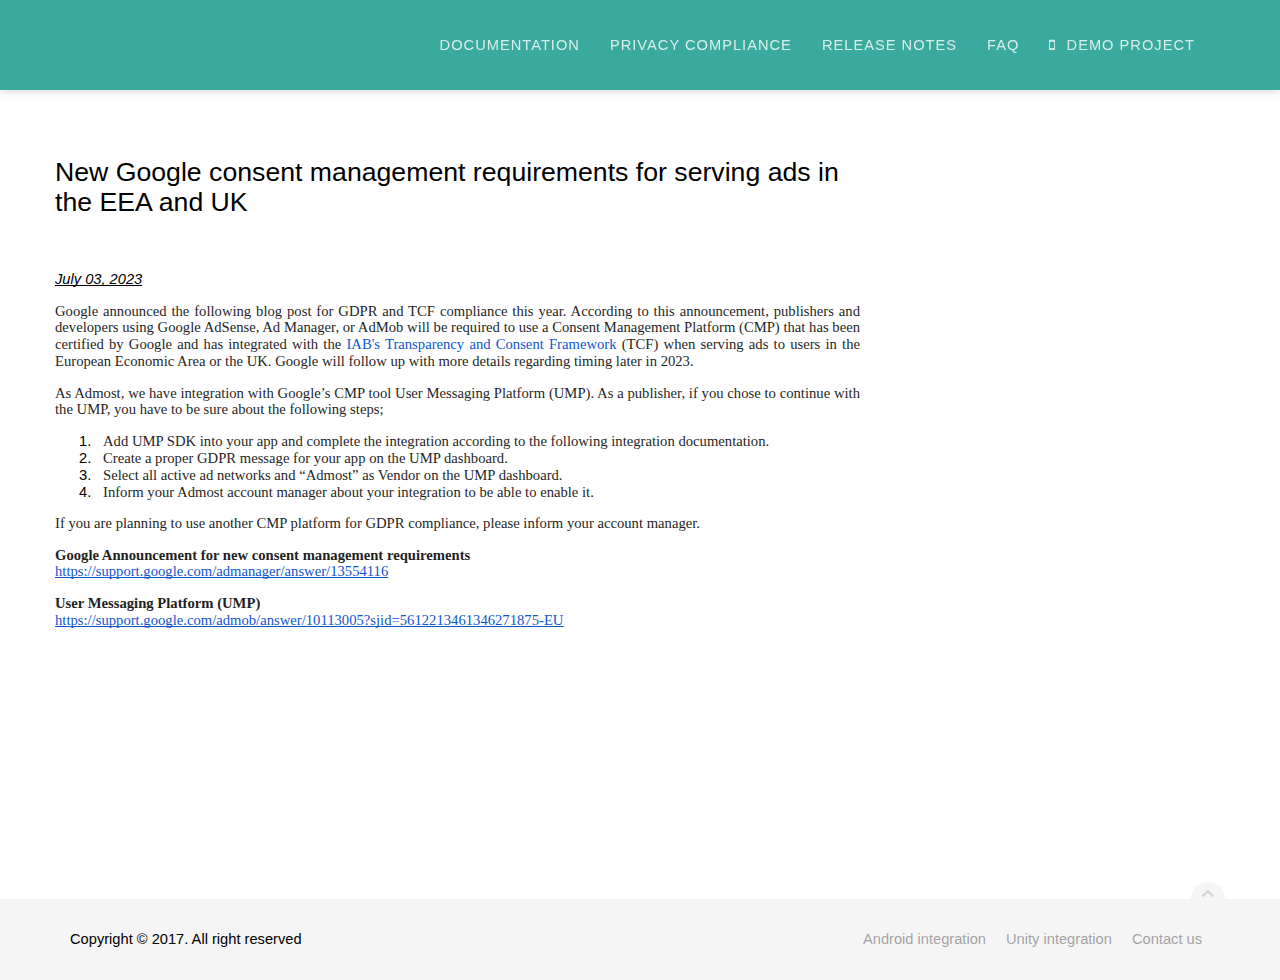
<file: docs/tcf-cmp.html>
<!DOCTYPE html>
<html lang="en">
<head>
    <meta charset="utf-8">
    <meta http-equiv="X-UA-Compatible" content="IE=edge">
    <meta name="viewport" content="width=device-width, initial-scale=1">
    <meta name="description" content="">
    <meta name="keywords" content="">

    <title>AMR - CMP integration</title>

    <!-- Styles -->
    <link href="assets/css/theDocs.all.min.css" rel="stylesheet">
    <link href="assets/css/custom.css" rel="stylesheet">
    <link href="assets/css/skin/skin-teal.css" rel="stylesheet">

    <meta content="text/html; charset=UTF-8" http-equiv="content-type"><style type="text/css">@import url(https://themes.googleusercontent.com/fonts/css?kit=dpiI8CyVsrzWsJLBFKehGpLhv3qFjX7dUn1mYxfCXhI);ol.lst-kix_gjb06sn3ynw6-6.start{counter-reset:lst-ctn-kix_gjb06sn3ynw6-6 0}.lst-kix_gjb06sn3ynw6-7>li{counter-increment:lst-ctn-kix_gjb06sn3ynw6-7}.lst-kix_gjb06sn3ynw6-4>li{counter-increment:lst-ctn-kix_gjb06sn3ynw6-4}.lst-kix_gjb06sn3ynw6-8>li:before{content:"" counter(lst-ctn-kix_gjb06sn3ynw6-8,lower-roman) ". "}.lst-kix_gjb06sn3ynw6-6>li:before{content:"" counter(lst-ctn-kix_gjb06sn3ynw6-6,decimal) ". "}.lst-kix_gjb06sn3ynw6-7>li:before{content:"" counter(lst-ctn-kix_gjb06sn3ynw6-7,lower-latin) ". "}.lst-kix_gjb06sn3ynw6-5>li:before{content:"" counter(lst-ctn-kix_gjb06sn3ynw6-5,lower-roman) ". "}ol.lst-kix_gjb06sn3ynw6-1.start{counter-reset:lst-ctn-kix_gjb06sn3ynw6-1 0}ol.lst-kix_gjb06sn3ynw6-8{list-style-type:none}.lst-kix_gjb06sn3ynw6-2>li:before{content:"" counter(lst-ctn-kix_gjb06sn3ynw6-2,lower-roman) ". "}.lst-kix_gjb06sn3ynw6-3>li:before{content:"" counter(lst-ctn-kix_gjb06sn3ynw6-3,decimal) ". "}.lst-kix_gjb06sn3ynw6-2>li{counter-increment:lst-ctn-kix_gjb06sn3ynw6-2}.lst-kix_gjb06sn3ynw6-0>li:before{content:"" counter(lst-ctn-kix_gjb06sn3ynw6-0,decimal) ". "}.lst-kix_gjb06sn3ynw6-4>li:before{content:"" counter(lst-ctn-kix_gjb06sn3ynw6-4,lower-latin) ". "}ol.lst-kix_gjb06sn3ynw6-4.start{counter-reset:lst-ctn-kix_gjb06sn3ynw6-4 0}ol.lst-kix_gjb06sn3ynw6-2.start{counter-reset:lst-ctn-kix_gjb06sn3ynw6-2 0}ol.lst-kix_gjb06sn3ynw6-0{list-style-type:none}.lst-kix_gjb06sn3ynw6-3>li{counter-increment:lst-ctn-kix_gjb06sn3ynw6-3}ol.lst-kix_gjb06sn3ynw6-1{list-style-type:none}ol.lst-kix_gjb06sn3ynw6-2{list-style-type:none}.lst-kix_gjb06sn3ynw6-6>li{counter-increment:lst-ctn-kix_gjb06sn3ynw6-6}ol.lst-kix_gjb06sn3ynw6-3{list-style-type:none}ol.lst-kix_gjb06sn3ynw6-7.start{counter-reset:lst-ctn-kix_gjb06sn3ynw6-7 0}ol.lst-kix_gjb06sn3ynw6-4{list-style-type:none}.lst-kix_gjb06sn3ynw6-1>li:before{content:"" counter(lst-ctn-kix_gjb06sn3ynw6-1,lower-latin) ". "}ol.lst-kix_gjb06sn3ynw6-5{list-style-type:none}ol.lst-kix_gjb06sn3ynw6-6{list-style-type:none}ol.lst-kix_gjb06sn3ynw6-7{list-style-type:none}ol.lst-kix_gjb06sn3ynw6-0.start{counter-reset:lst-ctn-kix_gjb06sn3ynw6-0 0}.lst-kix_gjb06sn3ynw6-0>li{counter-increment:lst-ctn-kix_gjb06sn3ynw6-0}.lst-kix_gjb06sn3ynw6-5>li{counter-increment:lst-ctn-kix_gjb06sn3ynw6-5}ol.lst-kix_gjb06sn3ynw6-5.start{counter-reset:lst-ctn-kix_gjb06sn3ynw6-5 0}li.li-bullet-0:before{margin-left:-18pt;white-space:nowrap;display:inline-block;min-width:18pt}.lst-kix_gjb06sn3ynw6-8>li{counter-increment:lst-ctn-kix_gjb06sn3ynw6-8}ol.lst-kix_gjb06sn3ynw6-8.start{counter-reset:lst-ctn-kix_gjb06sn3ynw6-8 0}.lst-kix_gjb06sn3ynw6-1>li{counter-increment:lst-ctn-kix_gjb06sn3ynw6-1}ol.lst-kix_gjb06sn3ynw6-3.start{counter-reset:lst-ctn-kix_gjb06sn3ynw6-3 0}ol{margin:0;padding:0}table td,table th{padding:0}.c8{-webkit-text-decoration-skip:none;color:#000000;font-weight:400;text-decoration:underline;vertical-align:baseline;text-decoration-skip-ink:none;font-size:11pt;font-family:"Arial";font-style:italic}.c4{margin-left:36pt;padding-top:0pt;padding-left:0pt;padding-bottom:0pt;line-height:1.15;orphans:2;widows:2;text-align:justify}.c13{background-color:#ffffff;color:#1f1f1f;font-weight:700;text-decoration:none;vertical-align:baseline;font-size:11pt;font-family:"Roboto";font-style:normal}.c5{background-color:#ffffff;color:#1f1f1f;font-weight:400;text-decoration:none;vertical-align:baseline;font-size:11pt;font-family:"Roboto";font-style:normal}.c16{color:#000000;font-weight:400;text-decoration:none;vertical-align:baseline;font-size:20pt;font-family:"Arial";font-style:normal}.c0{background-color:#ffffff;-webkit-text-decoration-skip:none;color:#1155cc;font-weight:400;text-decoration:underline;text-decoration-skip-ink:none;font-family:"Roboto"}.c11{color:#000000;font-weight:400;text-decoration:none;vertical-align:baseline;font-size:11pt;font-family:"Arial";font-style:normal}.c1{padding-top:0pt;padding-bottom:0pt;line-height:1.15;orphans:2;widows:2;text-align:justify;height:11pt}.c12{background-color:#ffffff;padding-top:0pt;padding-bottom:6pt;line-height:1.15;orphans:2;widows:2;text-align:left}.c6{padding-top:0pt;padding-bottom:0pt;line-height:1.15;orphans:2;widows:2;text-align:justify}.c2{font-size:22pt;font-family:"Roboto";color:#1f1f1f;font-weight:400}.c10{background-color:#ffffff;font-family:"Roboto";color:#0b57d0;font-weight:400}.c14{text-decoration:none;vertical-align:baseline;font-size:12pt;font-style:normal}.c17{text-decoration-skip-ink:none;-webkit-text-decoration-skip:none;font-style:italic;text-decoration:underline}.c9{background-color:#ffffff;font-family:"Roboto";color:#1f1f1f;font-weight:400}.c15{background-color:#ffffff;max-width:468pt;padding:72pt 72pt 72pt 72pt}.c3{color:inherit;text-decoration:inherit}.c7{padding:0;margin:0}.title{padding-top:0pt;color:#000000;font-size:26pt;padding-bottom:3pt;font-family:"Arial";line-height:1.15;page-break-after:avoid;orphans:2;widows:2;text-align:left}.subtitle{padding-top:0pt;color:#666666;font-size:15pt;padding-bottom:16pt;font-family:"Arial";line-height:1.15;page-break-after:avoid;orphans:2;widows:2;text-align:left}li{color:#000000;font-size:11pt;font-family:"Arial"}p{margin:0;color:#000000;font-size:11pt;font-family:"Arial"}h1{padding-top:20pt;color:#000000;font-size:20pt;padding-bottom:6pt;font-family:"Arial";line-height:1.15;page-break-after:avoid;orphans:2;widows:2;text-align:left}h2{padding-top:18pt;color:#000000;font-size:16pt;padding-bottom:6pt;font-family:"Arial";line-height:1.15;page-break-after:avoid;orphans:2;widows:2;text-align:left}h3{padding-top:16pt;color:#434343;font-size:14pt;padding-bottom:4pt;font-family:"Arial";line-height:1.15;page-break-after:avoid;orphans:2;widows:2;text-align:left}h4{padding-top:14pt;color:#666666;font-size:12pt;padding-bottom:4pt;font-family:"Arial";line-height:1.15;page-break-after:avoid;orphans:2;widows:2;text-align:left}h5{padding-top:12pt;color:#666666;font-size:11pt;padding-bottom:4pt;font-family:"Arial";line-height:1.15;page-break-after:avoid;orphans:2;widows:2;text-align:left}h6{padding-top:12pt;color:#666666;font-size:11pt;padding-bottom:4pt;font-family:"Arial";line-height:1.15;page-break-after:avoid;font-style:italic;orphans:2;widows:2;text-align:left}</style>



    <!-- Fonts -->
    <link href='https://fonts.googleapis.com/css?family=Raleway:100,300,400,500%7CLato:300,400' rel='stylesheet'
          type='text/css'>

    <!-- Scripts -->
    <script src="https://ajax.googleapis.com/ajax/libs/jquery/1.12.4/jquery.min.js"></script>

    <!-- Favicons -->
    <link rel="icon" href="https://dashboard.admost.com/Assets/img/admostfavicon.png">
</head>

<body data-spy="scroll" data-target=".sidebar" data-offset="200">

<header class="site-header navbar-transparent sticky">

    <nav class="navbar navbar-default">
        <div class="container">

            <!-- Toggle buttons and brand -->
            <div class="navbar-header">
                <button type="button" class="navbar-toggle" data-toggle="collapse" data-target="#navbar"
                        aria-expanded="true" aria-controls="navbar">
                    <span class="glyphicon glyphicon-option-vertical"></span>
                </button>

                <button type="button" class="navbar-toggle for-sidebar" data-toggle="offcanvas">
                    <span class="icon-bar"></span>
                    <span class="icon-bar"></span>
                    <span class="icon-bar"></span>
                </button>
                <a class="navbar-brand" href="http://admost.github.io"><img src="assets/img/logo-white.svg" alt="logo"></a>

            </div>
            <!-- END Toggle buttons and brand -->

            <!-- Top navbar -->
            <div id="navbar" class="navbar-collapse collapse" aria-expanded="true" role="banner">
                <ul class="nav navbar-nav navbar-right">
                    <li><a href="index.html">Documentation</a></li>
                    <li><a target="_blank" href="https://admost.github.io/privacy.html">Privacy Compliance</a></li>
                    <li><a href="release-notes.html">Release Notes</a></li>
                    <li><a href="faq.html">FAQ</a></li>
                    <li><a target="_blank" href="https://github.com/admost/amrandroid/tree/master/">
                        <i class="fa fa-mobile-phone"></i>&nbsp;&nbsp;Demo Project</a>
                    </li>
                </ul>
            </div>
            <!-- END Top navbar -->
        </div>
    </nav>
    <!-- END Top navbar & branding -->
</header>


<main class="container">
    <div class="row col-sm-9 main-content">
        <h1>New Google consent management requirements for serving ads in the EEA and UK</h1>
        <!-- Main content -->
        <p class="c6"><span class="c17">July 03, 2023</span></p><p class="c1"><span class="c11"></span></p><p class="c6"><span class="c9">Google announced the following blog post for GDPR and TCF compliance this year. According to this announcement, publishers and developers using Google AdSense, Ad Manager, or AdMob will be required to use a Consent Management Platform (CMP) that has been certified by Google and has integrated with the </span><span class="c10"><a class="c3" target="_blank" href="https://www.google.com/url?q=https://iabeurope.eu/transparency-consent-framework/&amp;sa=D&amp;source=editors&amp;ust=1688390737865721&amp;usg=AOvVaw2D8aDiIzujk5AN--iQ45Nh">IAB&#39;s Transparency and Consent Framework</a></span><span class="c5">&nbsp;(TCF) when serving ads to users in the European Economic Area or the UK. Google will follow up with more details regarding timing later in 2023.</span></p><p class="c1"><span class="c5"></span></p><p class="c6"><span class="c5">As Admost, we have integration with Google&rsquo;s CMP tool User Messaging Platform (UMP). As a publisher, if you chose to continue with the UMP, you have to be sure about the following steps;</span></p><p class="c1"><span class="c5"></span></p><ol class="c7 lst-kix_gjb06sn3ynw6-0 start" start="1"><li class="c4 li-bullet-0"><span class="c5">Add UMP SDK into your app and complete the integration according to the following integration documentation.</span></li><li class="c4 li-bullet-0"><span class="c5">Create a proper GDPR message for your app on the UMP dashboard. </span></li><li class="c4 li-bullet-0"><span class="c5">Select all active ad networks and &ldquo;Admost&rdquo; as Vendor on the UMP dashboard.</span></li><li class="c4 li-bullet-0"><span class="c5">Inform your Admost account manager about your integration to be able to enable it.</span></li></ol><p class="c1"><span class="c5"></span></p><p class="c6"><span class="c5">If you are planning to use another CMP platform for GDPR compliance, please inform your account manager. </span></p><p class="c1"><span class="c5"></span></p><p class="c6"><span class="c13">Google Announcement for new consent management requirements</span></p><p class="c6"><span class="c0"><a class="c3" target="_blank" href="https://www.google.com/url?q=https://support.google.com/admanager/answer/13554116&amp;sa=D&amp;source=editors&amp;ust=1688390737867400&amp;usg=AOvVaw1DRGl4RAkaaPpbfBqAmUq9">https://support.google.com/admanager/answer/13554116</a></span></p><p class="c1"><span class="c5"></span></p><p class="c6"><span class="c13">User Messaging Platform (UMP)</span></p><p class="c6"><span class="c0"><a class="c3"  target="_blank" href="https://www.google.com/url?q=https://support.google.com/admob/answer/10113005?sjid%3D5612213461346271875-EU&amp;sa=D&amp;source=editors&amp;ust=1688390737867955&amp;usg=AOvVaw3kjTSvOU5z_IM_dVVjNrha">https://support.google.com/admob/answer/10113005?sjid=5612213461346271875-EU</a></span></p><p class="c1"><span class="c9 c14"></span></p><p class="c1"><span class="c11"></span></p>
        <!-- END Main content -->
    </div>
</main>


<!-- Footer -->
<footer class="site-footer">
    <div class="container">
        <a id="scroll-up" href="#"><i class="fa fa-angle-up"></i></a>

        <div class="row">
            <div class="col-md-6 col-sm-6">
                <p>Copyright &copy; 2017. All right reserved</p>
            </div>
            <div class="col-md-6 col-sm-6">
                <ul class="footer-menu">
                    <li><a href="http://admost.github.io/amrandroid">Android integration</a></li>
                    <li><a href="http://admost.github.io/amrunity">Unity integration</a></li>
                    <li><a href="mailto:amr@admost.com">Contact us</a></li>
                </ul>
            </div>
        </div>
    </div>
</footer>
<!-- END Footer -->

<!-- Scripts -->
<!-- Placed at the end of the document so the pages load faster -->
<script>
    window.jQuery || document.write('<script src="assets/js/vendor/jquery.min.js"><\/script>')
</script>
<script>function copyToClipboard(element) {
    var $temp = $("<input>");
    $("body").append($temp);
    $temp.val($(element).text()).select();
    document.execCommand("copy");
    $temp.remove();
}
</script>

<script src="adnetworks.js" type="text/javascript"></script>
<script src="assets/js/theDocs.all.min.js"></script>
<script src="assets/js/custom.js"></script>

</body>
</html>
</file>
<file: docs/assets/css/custom.css>
/**
 * Icon list
 */

/* Glyphicons */
.glyphicons-list {
  list-style: none;
  padding: 0;
}

.glyphicons-list li {
  display: inline-block;
  float: left;
  width: 12.5%;
  height: 115px;
  background-color: #f8f8f8;
  border: 1px solid #fff;
  padding: 10px;
  transition: .3s ease;
}

.glyphicons-list li:hover {
  background-color: #eee;
}

.glyphicons-list .glyphicon {
  display: block;
  text-align: center;
  font-size: 25px;
  color: #222;
}

.glyphicons-list .glyphicon-class {
  display: block;
  text-align: center;
  margin-top: 10px;
  line-height: 16px;
  font-size: 13px;
}

/* Font Awesome */
.fa-page-header {
  font-size: 20px;
  padding-bottom: 15px;
  border-bottom: 1px solid #f1f1f1;
}

.fontawesome-icon-list .fa-hover {
  margin-bottom: 5px;
  transition: .3s ease;
}

.fontawesome-icon-list .fa-hover:hover {
  background-color: #f8f8f8;
}

.fontawesome-icon-list .fa-hover .fa {
  width: 25px;
  color: #222;
}


@media (max-width: 767px) {
  .glyphicons-list li {
    width: 25%;
  }
}


/**
 * Prism supported languages
 */
.prism-languages {
  list-style: none;
  padding: 0;
  margin: 20px 0;
}

.prism-languages li {
  width: 33.3333%;
  float: left;
}

.prism-languages li code {
  margin-left: 8px;
}

@media (max-width: 991px) {

  .prism-languages li {
    width: 50%;
  }

}


/**
 * Code window spacer
 */
.window-content .btn {
  margin-bottom: 6px;
}
</file>
<file: docs/assets/css/skin/skin-teal.css>
.navbar-default.navbar-light li > a:focus,
.navbar-default.navbar-light li > a:hover,
.navbar-default.navbar-light .active > a,
.navbar-default.navbar-light .active > a:focus,
.navbar-default.navbar-light .active > a:hover,
.navbar-default.navbar-light .open > a:focus,
.navbar-default.navbar-light .open > a:hover,
.navbar-default.navbar-light .open > a,
.sidenav a.active,
.sidenav a:hover,
.sidenav > li > a.active,
.sidenav > li > a:hover,
.sidenav li.active > a,
.sidebar-boxed .sidenav > li > a:hover,
.sidebar-boxed .sidenav > li > a.open,
a,
a:focus,
a:hover,
h1 a:before,
h2 a:before,
h3 a:before,
.toc a:hover,
.toc a:active,
.tabs-text .nav-tabs > li.active a,
.tabs-btn .nav-tabs li.active a,
.code-tabs .languages .btn.active,
.code-tabs .languages .btn:active,
.promo > .fa,
.promo > .glyphicon,
.pagination > li > a:focus,
.pagination > li > a:hover,
.pagination > li > span:focus,
.pagination > li > span:hover,
.pager li > a:hover {
  color: #3aa99e;
}

.site-header .navbar,
.sidenav > li > ul li.active a:before,
.sidenav > li > ul a.active:before,
.sidebar-line .sidenav li.active > a:before,
.sidebar-line .sidenav a.active:before,
.carousel.indicators-out .carousel-indicators .active,
.pagination > .active > a,
.pagination > .active > a:focus,
.pagination > .active > a:hover,
.pagination > .active > span,
.pagination > .active > span:focus,
.pagination > .active > span:hover {
  background-color: #3aa99e;
}

.carousel.indicators-out .carousel-indicators li {
  border-color: #3aa99e;
}

.tabs-text .nav-tabs > li.active {
  border-bottom-color: #3aa99e;
}

.grid-view li {
  border-top-color: #3aa99e;
}

@media screen and (max-width: 767px) {
  .navbar {
    background-color: #3aa99e !important;
  }
}

/*# sourceMappingURL=skin-teal.css.map */
</file>
